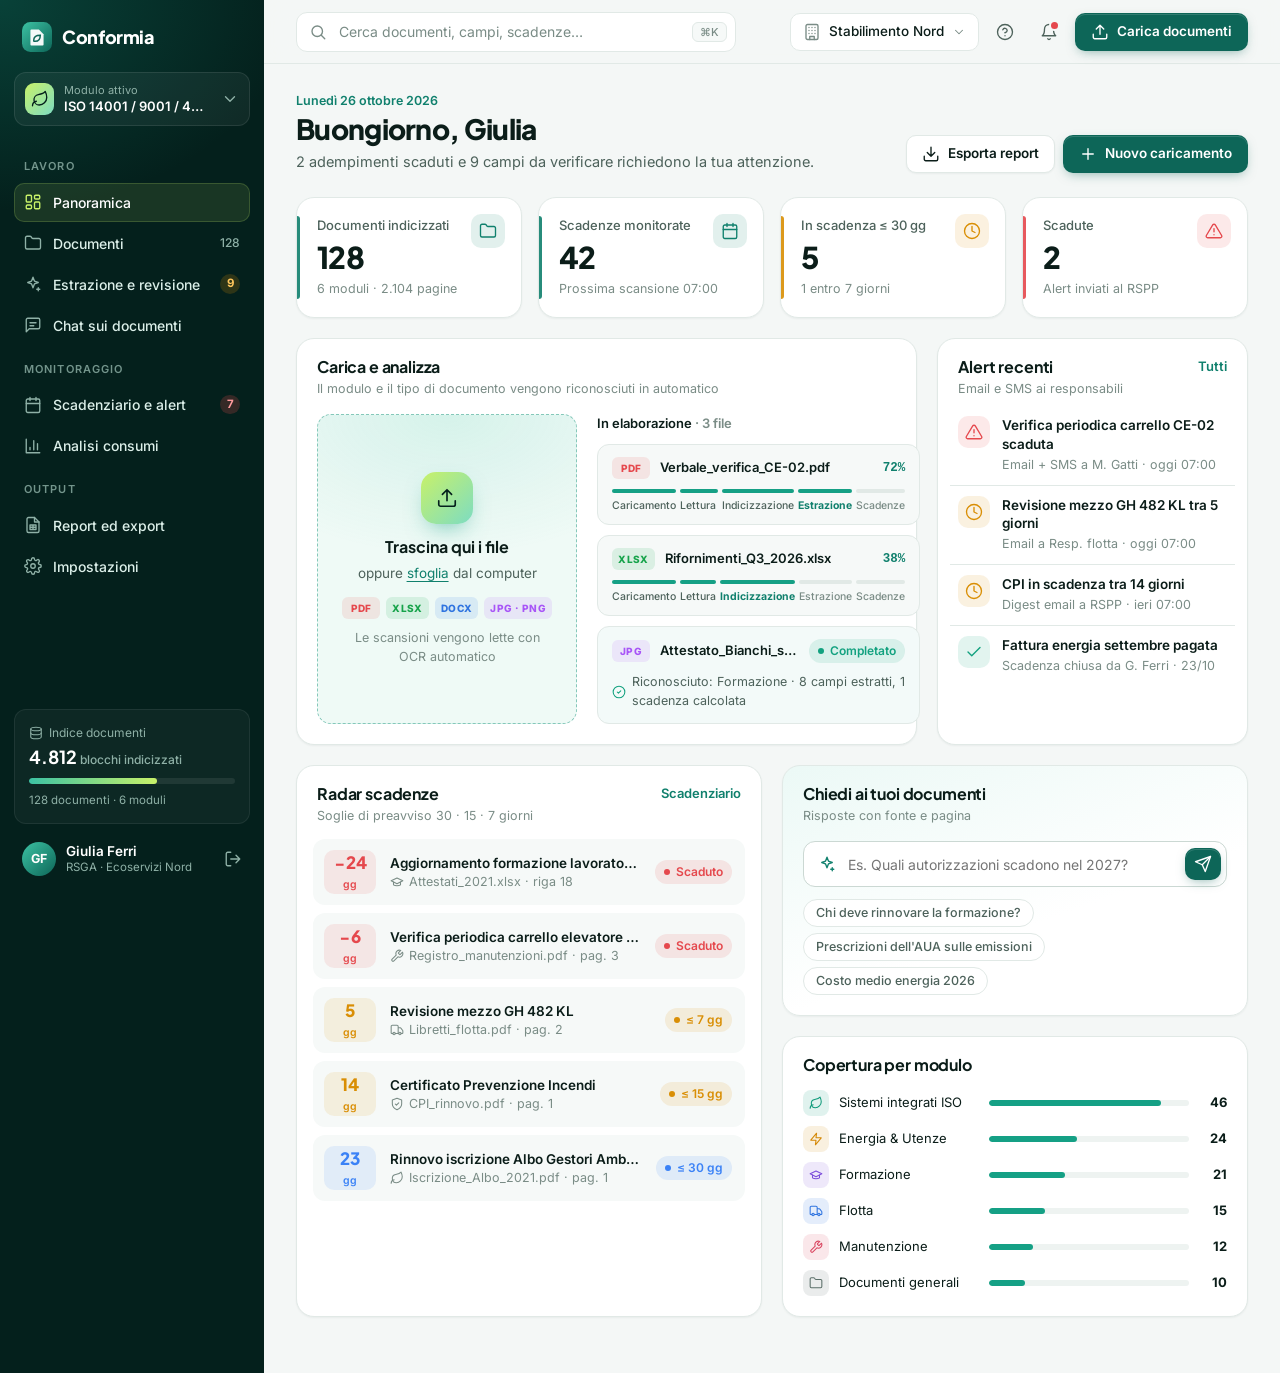
<file: frontend/app/index.html>
<!doctype html>
<html lang="it">
<head>
  <meta charset="utf-8" />
  <meta name="viewport" content="width=device-width, initial-scale=1" />
  <title>Conformia — Workspace</title>
  <meta name="description" content="Workspace di Conformia: documenti, estrazione e revisione, chat RAG con citazioni, scadenziario e alert, analisi consumi e report. Mockup statico." />
  <link rel="preconnect" href="https://fonts.googleapis.com" />
  <link rel="preconnect" href="https://fonts.gstatic.com" crossorigin />
  <link href="https://fonts.googleapis.com/css2?family=Inter:wght@400;500;600;700&family=Plus+Jakarta+Sans:wght@600;700;800&display=swap" rel="stylesheet" />
  <link rel="stylesheet" href="app.css" />
</head>
<body>

<!-- Icon sprite → future <Icon name="…" /> -->
<svg width="0" height="0" style="position:absolute" aria-hidden="true">
  <defs>
    <linearGradient id="g-brand" x1="0" y1="0" x2="1" y2="1"><stop offset="0" stop-color="#3cc2a3"/><stop offset="1" stop-color="#0d6658"/></linearGradient>
  </defs>
  <symbol id="i-grid" viewBox="0 0 24 24"><rect x="3" y="3" width="7" height="9" rx="1.5"/><rect x="14" y="3" width="7" height="5" rx="1.5"/><rect x="14" y="12" width="7" height="9" rx="1.5"/><rect x="3" y="16" width="7" height="5" rx="1.5"/></symbol>
  <symbol id="i-file" viewBox="0 0 24 24"><path d="M14 2H6a2 2 0 0 0-2 2v16a2 2 0 0 0 2 2h12a2 2 0 0 0 2-2V8z"/><path d="M14 2v6h6M16 13H8M16 17H8M10 9H8"/></symbol>
  <symbol id="i-folder" viewBox="0 0 24 24"><path d="M4 20h16a2 2 0 0 0 2-2V8a2 2 0 0 0-2-2h-7.9a2 2 0 0 1-1.7-.9l-.8-1.2A2 2 0 0 0 7.9 3H4a2 2 0 0 0-2 2v13a2 2 0 0 0 2 2z"/></symbol>
  <symbol id="i-sparkle" viewBox="0 0 24 24"><path d="M12 3l1.9 5.1L19 10l-5.1 1.9L12 17l-1.9-5.1L5 10l5.1-1.9z"/><path d="M19 17v4M17 19h4"/></symbol>
  <symbol id="i-chat" viewBox="0 0 24 24"><path d="M21 15a2 2 0 0 1-2 2H7l-4 4V5a2 2 0 0 1 2-2h14a2 2 0 0 1 2 2z"/><path d="M8 9h8M8 13h5"/></symbol>
  <symbol id="i-calendar" viewBox="0 0 24 24"><rect x="3" y="4" width="18" height="18" rx="2"/><path d="M16 2v4M8 2v4M3 10h18"/></symbol>
  <symbol id="i-chart" viewBox="0 0 24 24"><path d="M3 3v18h18"/><path d="M18 17V9M13 17V5M8 17v-3"/></symbol>
  <symbol id="i-sheet" viewBox="0 0 24 24"><path d="M14 2H6a2 2 0 0 0-2 2v16a2 2 0 0 0 2 2h12a2 2 0 0 0 2-2V8z"/><path d="M14 2v6h6M8 12h8v6H8zM12 12v6M8 15h8"/></symbol>
  <symbol id="i-gear" viewBox="0 0 24 24"><circle cx="12" cy="12" r="3"/><path d="M19.4 15a1.7 1.7 0 0 0 .3 1.8l.1.1a2 2 0 1 1-2.8 2.8l-.1-.1a1.7 1.7 0 0 0-1.8-.3 1.7 1.7 0 0 0-1 1.5V21a2 2 0 1 1-4 0v-.1a1.7 1.7 0 0 0-1.1-1.5 1.7 1.7 0 0 0-1.8.3l-.1.1a2 2 0 1 1-2.8-2.8l.1-.1a1.7 1.7 0 0 0 .3-1.8 1.7 1.7 0 0 0-1.5-1H3a2 2 0 1 1 0-4h.1a1.7 1.7 0 0 0 1.5-1.1 1.7 1.7 0 0 0-.3-1.8l-.1-.1a2 2 0 1 1 2.8-2.8l.1.1a1.7 1.7 0 0 0 1.8.3H9a1.7 1.7 0 0 0 1-1.5V3a2 2 0 1 1 4 0v.1a1.7 1.7 0 0 0 1 1.5 1.7 1.7 0 0 0 1.8-.3l.1-.1a2 2 0 1 1 2.8 2.8l-.1.1a1.7 1.7 0 0 0-.3 1.8V9a1.7 1.7 0 0 0 1.5 1H21a2 2 0 1 1 0 4h-.1a1.7 1.7 0 0 0-1.5 1z"/></symbol>
  <symbol id="i-bell" viewBox="0 0 24 24"><path d="M6 8a6 6 0 0 1 12 0c0 7 3 9 3 9H3s3-2 3-9"/><path d="M10.3 21a1.94 1.94 0 0 0 3.4 0"/></symbol>
  <symbol id="i-search" viewBox="0 0 24 24"><circle cx="11" cy="11" r="7"/><path d="m21 21-4.3-4.3"/></symbol>
  <symbol id="i-plus" viewBox="0 0 24 24"><path d="M12 5v14M5 12h14"/></symbol>
  <symbol id="i-upload" viewBox="0 0 24 24"><path d="M21 15v4a2 2 0 0 1-2 2H5a2 2 0 0 1-2-2v-4"/><path d="m17 8-5-5-5 5M12 3v12"/></symbol>
  <symbol id="i-download" viewBox="0 0 24 24"><path d="M21 15v4a2 2 0 0 1-2 2H5a2 2 0 0 1-2-2v-4"/><path d="m7 10 5 5 5-5M12 15V3"/></symbol>
  <symbol id="i-filter" viewBox="0 0 24 24"><path d="M22 3H2l8 9.46V19l4 2v-8.54z"/></symbol>
  <symbol id="i-pencil" viewBox="0 0 24 24"><path d="M17 3a2.85 2.85 0 1 1 4 4L7.5 20.5 2 22l1.5-5.5z"/></symbol>
  <symbol id="i-send" viewBox="0 0 24 24"><path d="m22 2-7 20-4-9-9-4z"/><path d="M22 2 11 13"/></symbol>
  <symbol id="i-clip" viewBox="0 0 24 24"><path d="m21.44 11.05-9.19 9.19a6 6 0 0 1-8.49-8.49l8.57-8.57A4 4 0 1 1 18 8.84l-8.59 8.57a2 2 0 0 1-2.83-2.83l8.49-8.48"/></symbol>
  <symbol id="i-clock" viewBox="0 0 24 24"><circle cx="12" cy="12" r="10"/><path d="M12 6v6l4 2"/></symbol>
  <symbol id="i-mail" viewBox="0 0 24 24"><rect x="2" y="4" width="20" height="16" rx="2"/><path d="m22 7-10 6L2 7"/></symbol>
  <symbol id="i-sms" viewBox="0 0 24 24"><path d="M7.9 20A9 9 0 1 0 4 16.1L2 22z"/></symbol>
  <symbol id="i-user" viewBox="0 0 24 24"><circle cx="12" cy="8" r="4"/><path d="M4 21a8 8 0 0 1 16 0"/></symbol>
  <symbol id="i-down" viewBox="0 0 24 24"><path d="m6 9 6 6 6-6"/></symbol>
  <symbol id="i-right" viewBox="0 0 24 24"><path d="m9 18 6-6-6-6"/></symbol>
  <symbol id="i-x" viewBox="0 0 24 24"><path d="M18 6 6 18M6 6l12 12"/></symbol>
  <symbol id="i-more" viewBox="0 0 24 24"><circle cx="12" cy="12" r="1"/><circle cx="19" cy="12" r="1"/><circle cx="5" cy="12" r="1"/></symbol>
  <symbol id="i-refresh" viewBox="0 0 24 24"><path d="M21 12a9 9 0 1 1-3-6.7L21 8"/><path d="M21 3v5h-5"/></symbol>
  <symbol id="i-eye" viewBox="0 0 24 24"><path d="M2 12s3.6-7 10-7 10 7 10 7-3.6 7-10 7S2 12 2 12z"/><circle cx="12" cy="12" r="3"/></symbol>
  <symbol id="i-alert" viewBox="0 0 24 24"><path d="M10.3 3.9 1.8 18a2 2 0 0 0 1.7 3h17a2 2 0 0 0 1.7-3L13.7 3.9a2 2 0 0 0-3.4 0z"/><path d="M12 9v4M12 17h.01"/></symbol>
  <symbol id="i-check" viewBox="0 0 24 24"><path d="M20 6 9 17l-5-5"/></symbol>
  <symbol id="i-check-circle" viewBox="0 0 24 24"><circle cx="12" cy="12" r="10"/><path d="m9 12 2 2 4-4"/></symbol>
  <symbol id="i-database" viewBox="0 0 24 24"><ellipse cx="12" cy="5" rx="9" ry="3"/><path d="M3 5v14c0 1.7 4 3 9 3s9-1.3 9-3V5"/><path d="M3 12c0 1.7 4 3 9 3s9-1.3 9-3"/></symbol>
  <symbol id="i-layers" viewBox="0 0 24 24"><path d="m12 2 10 5-10 5L2 7z"/><path d="m2 17 10 5 10-5M2 12l10 5 10-5"/></symbol>
  <symbol id="i-cpu" viewBox="0 0 24 24"><rect x="4" y="4" width="16" height="16" rx="2"/><rect x="9" y="9" width="6" height="6"/><path d="M9 1v3M15 1v3M9 20v3M15 20v3M20 9h3M20 14h3M1 9h3M1 14h3"/></symbol>
  <symbol id="i-image" viewBox="0 0 24 24"><rect x="3" y="3" width="18" height="18" rx="2"/><circle cx="9" cy="9" r="2"/><path d="m21 15-3.1-3.1a2 2 0 0 0-2.8 0L6 21"/></symbol>
  <symbol id="i-scan" viewBox="0 0 24 24"><path d="M3 7V5a2 2 0 0 1 2-2h2M17 3h2a2 2 0 0 1 2 2v2M21 17v2a2 2 0 0 1-2 2h-2M7 21H5a2 2 0 0 1-2-2v-2"/><path d="M7 12h10"/></symbol>
  <symbol id="i-history" viewBox="0 0 24 24"><path d="M3 12a9 9 0 1 0 3-6.7L3 8"/><path d="M3 3v5h5M12 7v5l4 2"/></symbol>
  <symbol id="i-building" viewBox="0 0 24 24"><rect x="4" y="2" width="16" height="20" rx="2"/><path d="M9 22v-4h6v4M8 6h.01M12 6h.01M16 6h.01M8 10h.01M12 10h.01M16 10h.01M8 14h.01M12 14h.01M16 14h.01"/></symbol>
  <symbol id="i-logout" viewBox="0 0 24 24"><path d="M9 21H5a2 2 0 0 1-2-2V5a2 2 0 0 1 2-2h4"/><path d="m16 17 5-5-5-5M21 12H9"/></symbol>
  <symbol id="i-link" viewBox="0 0 24 24"><path d="M10 13a5 5 0 0 0 7.5.5l3-3a5 5 0 0 0-7-7l-1.7 1.7"/><path d="M14 11a5 5 0 0 0-7.5-.5l-3 3a5 5 0 0 0 7 7l1.7-1.7"/></symbol>
  <symbol id="i-trash" viewBox="0 0 24 24"><path d="M3 6h18M19 6v14a2 2 0 0 1-2 2H7a2 2 0 0 1-2-2V6M8 6V4a2 2 0 0 1 2-2h4a2 2 0 0 1 2 2v2"/></symbol>
  <symbol id="i-copy" viewBox="0 0 24 24"><rect x="9" y="9" width="13" height="13" rx="2"/><path d="M5 15H4a2 2 0 0 1-2-2V4a2 2 0 0 1 2-2h9a2 2 0 0 1 2 2v1"/></symbol>
  <symbol id="i-calc" viewBox="0 0 24 24"><rect x="4" y="2" width="16" height="20" rx="2"/><path d="M8 6h8M8 11h.01M12 11h.01M16 11h.01M8 15h.01M12 15h.01M16 15h.01M8 19h.01M12 19h.01M16 19h.01"/></symbol>
  <symbol id="i-lock" viewBox="0 0 24 24"><rect x="3" y="11" width="18" height="11" rx="2"/><path d="M7 11V7a5 5 0 0 1 10 0v4"/></symbol>
  <symbol id="i-shield" viewBox="0 0 24 24"><path d="M12 22s8-4 8-10V5l-8-3-8 3v7c0 6 8 10 8 10z"/><path d="m9 12 2 2 4-4"/></symbol>
  <symbol id="i-leaf" viewBox="0 0 24 24"><path d="M11 20A7 7 0 0 1 9.8 6.1C15.5 5 17 4.5 19 2c1 2 2 4.2 2 8 0 5.5-4.8 10-10 10Z"/><path d="M2 21c0-3 1.9-5.4 5.1-6"/></symbol>
  <symbol id="i-bolt" viewBox="0 0 24 24"><path d="M13 2 3 14h9l-1 8 10-12h-9z"/></symbol>
  <symbol id="i-truck" viewBox="0 0 24 24"><path d="M14 18V6a2 2 0 0 0-2-2H4a2 2 0 0 0-2 2v11a1 1 0 0 0 1 1h2M15 18H9M19 18h2a1 1 0 0 0 1-1v-3.6a1 1 0 0 0-.2-.6l-3.5-4.4A1 1 0 0 0 17.5 8H14"/><circle cx="17" cy="18" r="2"/><circle cx="7" cy="18" r="2"/></symbol>
  <symbol id="i-cap" viewBox="0 0 24 24"><path d="M22 10 12 5 2 10l10 5z"/><path d="M6 12v5c3 2 9 2 12 0v-5"/></symbol>
  <symbol id="i-wrench" viewBox="0 0 24 24"><path d="M14.7 6.3a1 1 0 0 0 0 1.4l1.6 1.6a1 1 0 0 0 1.4 0l3.8-3.8a6 6 0 0 1-7.9 7.9l-6.9 6.9a2.1 2.1 0 0 1-3-3l6.9-6.9a6 6 0 0 1 7.9-7.9z"/></symbol>
  <symbol id="i-help" viewBox="0 0 24 24"><circle cx="12" cy="12" r="10"/><path d="M9.1 9a3 3 0 0 1 5.8 1c0 2-3 3-3 3M12 17h.01"/></symbol>
</svg>

<div class="app">

  <!-- ===================== <Sidebar /> ===================== -->
  <aside class="sidebar">
    <a class="brand" href="#panoramica" aria-label="Conformia — panoramica">
      <svg class="brand__mark" viewBox="0 0 32 32" aria-hidden="true"><rect width="32" height="32" rx="9" fill="url(#g-brand)"/><path d="M10 8h8l5 5v11a1 1 0 0 1-1 1H10a1 1 0 0 1-1-1V9a1 1 0 0 1 1-1z" fill="#fff" fill-opacity=".95"/><path d="M12.5 19.5c0-3 2.4-5.5 7-5.5 0 4-2.2 6.5-5.4 6.5-.6 0-1.1-.1-1.6-.3" fill="none" stroke="#0d6658" stroke-width="1.6" stroke-linecap="round"/></svg>
      <span class="brand__name">Conformia</span>
    </a>

    <!-- <ModuleSwitcher /> -->
    <button class="module-switch" type="button">
      <span class="module-switch__icon"><svg class="icon icon--sm"><use href="#i-leaf"/></svg></span>
      <span class="module-switch__text">
        <small>Modulo attivo</small>
        <b>ISO 14001 / 9001 / 45001</b>
      </span>
      <svg class="icon icon--sm module-switch__chev"><use href="#i-down"/></svg>
    </button>

    <nav class="nav" aria-label="Sezioni">
      <p class="nav__label">Lavoro</p>
      <a href="#panoramica"><svg class="icon icon--sm"><use href="#i-grid"/></svg>Panoramica</a>
      <a href="#documenti"><svg class="icon icon--sm"><use href="#i-folder"/></svg>Documenti<span class="nav__count">128</span></a>
      <a href="#revisione"><svg class="icon icon--sm"><use href="#i-sparkle"/></svg>Estrazione e revisione<span class="nav__badge nav__badge--warn">9</span></a>
      <a href="#chat"><svg class="icon icon--sm"><use href="#i-chat"/></svg>Chat sui documenti</a>

      <p class="nav__label">Monitoraggio</p>
      <a href="#scadenze"><svg class="icon icon--sm"><use href="#i-calendar"/></svg>Scadenziario e alert<span class="nav__badge nav__badge--danger">7</span></a>
      <a href="#analisi"><svg class="icon icon--sm"><use href="#i-chart"/></svg>Analisi consumi</a>

      <p class="nav__label">Output</p>
      <a href="#report"><svg class="icon icon--sm"><use href="#i-sheet"/></svg>Report ed export</a>
      <a href="#impostazioni"><svg class="icon icon--sm"><use href="#i-gear"/></svg>Impostazioni</a>
    </nav>

    <div class="sidebar__foot">
      <div class="index-card">
        <div class="index-card__row"><svg class="icon icon--xs"><use href="#i-database"/></svg>Indice documenti</div>
        <div class="index-card__value">4.812 <small>blocchi indicizzati</small></div>
        <div class="meter meter--dark"><i style="--w:62%"></i></div>
        <small class="index-card__note">128 documenti · 6 moduli</small>
      </div>
      <div class="user-chip">
        <span class="avatar">GF</span>
        <span class="user-chip__text"><b>Giulia Ferri</b><small>RSGA · Ecoservizi Nord</small></span>
        <svg class="icon icon--sm"><use href="#i-logout"/></svg>
      </div>
    </div>
  </aside>

  <!-- ===================== <Shell /> ===================== -->
  <div class="shell">
    <header class="topbar">
      <label class="search">
        <svg class="icon icon--sm"><use href="#i-search"/></svg>
        <input type="search" placeholder="Cerca documenti, campi, scadenze…" />
        <kbd>⌘K</kbd>
      </label>
      <div class="topbar__right">
        <button class="select-btn hide-sm" type="button"><svg class="icon icon--sm"><use href="#i-building"/></svg>Stabilimento Nord<svg class="icon icon--xs"><use href="#i-down"/></svg></button>
        <button class="icon-btn hide-sm" type="button" aria-label="Aiuto"><svg class="icon icon--sm"><use href="#i-help"/></svg></button>
        <button class="icon-btn icon-btn--dot" type="button" aria-label="Notifiche"><svg class="icon icon--sm"><use href="#i-bell"/></svg></button>
        <a class="btn btn--primary" href="#documenti"><svg class="icon icon--sm"><use href="#i-upload"/></svg><span class="hide-sm">Carica documenti</span></a>
      </div>
    </header>

    <main class="views">

      <!-- ============================================================
           VIEW 1 — <Overview />
           ============================================================ -->
      <section class="view" id="panoramica" aria-label="Panoramica">
        <div class="view__head">
          <div>
            <p class="view__eyebrow">Lunedì 26 ottobre 2026</p>
            <h1 class="view__title">Buongiorno, Giulia</h1>
            <p class="view__sub">2 adempimenti scaduti e 9 campi da verificare richiedono la tua attenzione.</p>
          </div>
          <div class="view__actions">
            <a class="btn btn--secondary" href="#report"><svg class="icon icon--sm"><use href="#i-download"/></svg>Esporta report</a>
            <a class="btn btn--primary" href="#documenti"><svg class="icon icon--sm"><use href="#i-plus"/></svg>Nuovo caricamento</a>
          </div>
        </div>

        <!-- <KpiRow /> -->
        <div class="kpis">
          <article class="kpi">
            <span class="kpi__icon"><svg class="icon icon--sm"><use href="#i-folder"/></svg></span>
            <span class="kpi__label">Documenti indicizzati</span>
            <span class="kpi__value">128</span>
            <span class="kpi__foot">6 moduli · 2.104 pagine</span>
          </article>
          <article class="kpi">
            <span class="kpi__icon"><svg class="icon icon--sm"><use href="#i-calendar"/></svg></span>
            <span class="kpi__label">Scadenze monitorate</span>
            <span class="kpi__value">42</span>
            <span class="kpi__foot">Prossima scansione 07:00</span>
          </article>
          <article class="kpi kpi--warn">
            <span class="kpi__icon"><svg class="icon icon--sm"><use href="#i-clock"/></svg></span>
            <span class="kpi__label">In scadenza ≤ 30 gg</span>
            <span class="kpi__value">5</span>
            <span class="kpi__foot">1 entro 7 giorni</span>
          </article>
          <article class="kpi kpi--danger">
            <span class="kpi__icon"><svg class="icon icon--sm"><use href="#i-alert"/></svg></span>
            <span class="kpi__label">Scadute</span>
            <span class="kpi__value">2</span>
            <span class="kpi__foot">Alert inviati al RSPP</span>
          </article>
        </div>

        <div class="layout layout--2-1">
          <!-- <UploadCard /> + <ProcessingQueue /> -->
          <article class="card">
            <header class="card__head">
              <div><h2 class="card__title">Carica e analizza</h2><p class="card__sub">Il modulo e il tipo di documento vengono riconosciuti in automatico</p></div>
            </header>
            <div class="card__body upload-grid">
              <label class="dropzone">
                <input type="file" multiple hidden />
                <span class="dropzone__icon"><svg class="icon"><use href="#i-upload"/></svg></span>
                <b>Trascina qui i file</b>
                <span>oppure <u>sfoglia</u> dal computer</span>
                <span class="dropzone__formats">
                  <span class="ftype ftype--pdf">PDF</span><span class="ftype ftype--xlsx">XLSX</span><span class="ftype ftype--docx">DOCX</span><span class="ftype ftype--img">JPG · PNG</span>
                </span>
                <small>Le scansioni vengono lette con OCR automatico</small>
              </label>

              <div class="queue">
                <p class="queue__title">In elaborazione <span class="muted">· 3 file</span></p>

                <div class="job">
                  <div class="job__top">
                    <span class="ftype ftype--pdf">PDF</span>
                    <span class="job__name">Verbale_verifica_CE-02.pdf</span>
                    <span class="job__pct">72%</span>
                  </div>
                  <ol class="stages" aria-label="Fasi">
                    <li class="is-done">Caricamento</li>
                    <li class="is-done">Lettura</li>
                    <li class="is-done">Indicizzazione</li>
                    <li class="is-active">Estrazione</li>
                    <li>Scadenze</li>
                  </ol>
                </div>

                <div class="job">
                  <div class="job__top">
                    <span class="ftype ftype--xlsx">XLSX</span>
                    <span class="job__name">Rifornimenti_Q3_2026.xlsx</span>
                    <span class="job__pct">38%</span>
                  </div>
                  <ol class="stages">
                    <li class="is-done">Caricamento</li>
                    <li class="is-done">Lettura</li>
                    <li class="is-active">Indicizzazione</li>
                    <li>Estrazione</li>
                    <li>Scadenze</li>
                  </ol>
                </div>

                <div class="job job--done">
                  <div class="job__top">
                    <span class="ftype ftype--img">JPG</span>
                    <span class="job__name">Attestato_Bianchi_scan.jpg</span>
                    <span class="pill pill--ok">Completato</span>
                  </div>
                  <p class="job__note"><svg class="icon icon--xs"><use href="#i-check-circle"/></svg>Riconosciuto: Formazione · 8 campi estratti, 1 scadenza calcolata</p>
                </div>
              </div>
            </div>
          </article>

          <!-- <AlertFeed /> -->
          <article class="card">
            <header class="card__head">
              <div><h2 class="card__title">Alert recenti</h2><p class="card__sub">Email e SMS ai responsabili</p></div>
              <a class="link" href="#scadenze">Tutti</a>
            </header>
            <ul class="feed">
              <li class="feed__item">
                <span class="feed__icon feed__icon--danger"><svg class="icon icon--sm"><use href="#i-alert"/></svg></span>
                <div><b>Verifica periodica carrello CE-02 scaduta</b><small>Email + SMS a M. Gatti · oggi 07:00</small></div>
              </li>
              <li class="feed__item">
                <span class="feed__icon feed__icon--warn"><svg class="icon icon--sm"><use href="#i-clock"/></svg></span>
                <div><b>Revisione mezzo GH 482 KL tra 5 giorni</b><small>Email a Resp. flotta · oggi 07:00</small></div>
              </li>
              <li class="feed__item">
                <span class="feed__icon feed__icon--warn"><svg class="icon icon--sm"><use href="#i-clock"/></svg></span>
                <div><b>CPI in scadenza tra 14 giorni</b><small>Digest email a RSPP · ieri 07:00</small></div>
              </li>
              <li class="feed__item">
                <span class="feed__icon feed__icon--ok"><svg class="icon icon--sm"><use href="#i-check"/></svg></span>
                <div><b>Fattura energia settembre pagata</b><small>Scadenza chiusa da G. Ferri · 23/10</small></div>
              </li>
            </ul>
          </article>
        </div>

        <div class="layout layout--1-1">
          <!-- <DeadlineRadar /> -->
          <article class="card">
            <header class="card__head">
              <div><h2 class="card__title">Radar scadenze</h2><p class="card__sub">Soglie di preavviso 30 · 15 · 7 giorni</p></div>
              <a class="link" href="#scadenze">Scadenziario</a>
            </header>
            <ul class="radar">
              <li class="radar__row">
                <span class="days days--danger"><b>−24</b>gg</span>
                <div class="radar__text"><b>Aggiornamento formazione lavoratori — M. Rossi</b><small><svg class="icon icon--xs"><use href="#i-cap"/></svg>Attestati_2021.xlsx · riga 18</small></div>
                <span class="pill pill--danger">Scaduto</span>
              </li>
              <li class="radar__row">
                <span class="days days--danger"><b>−6</b>gg</span>
                <div class="radar__text"><b>Verifica periodica carrello elevatore CE-02</b><small><svg class="icon icon--xs"><use href="#i-wrench"/></svg>Registro_manutenzioni.pdf · pag. 3</small></div>
                <span class="pill pill--danger">Scaduto</span>
              </li>
              <li class="radar__row">
                <span class="days days--warn"><b>5</b>gg</span>
                <div class="radar__text"><b>Revisione mezzo GH 482 KL</b><small><svg class="icon icon--xs"><use href="#i-truck"/></svg>Libretti_flotta.pdf · pag. 2</small></div>
                <span class="pill pill--warn">≤ 7 gg</span>
              </li>
              <li class="radar__row">
                <span class="days days--warn"><b>14</b>gg</span>
                <div class="radar__text"><b>Certificato Prevenzione Incendi</b><small><svg class="icon icon--xs"><use href="#i-shield"/></svg>CPI_rinnovo.pdf · pag. 1</small></div>
                <span class="pill pill--warn">≤ 15 gg</span>
              </li>
              <li class="radar__row">
                <span class="days days--soft"><b>23</b>gg</span>
                <div class="radar__text"><b>Rinnovo iscrizione Albo Gestori Ambientali</b><small><svg class="icon icon--xs"><use href="#i-leaf"/></svg>Iscrizione_Albo_2021.pdf · pag. 1</small></div>
                <span class="pill pill--info">≤ 30 gg</span>
              </li>
            </ul>
          </article>

          <div class="stack">
            <!-- <AskBox /> -->
            <article class="card card--ask">
              <header class="card__head">
                <div><h2 class="card__title">Chiedi ai tuoi documenti</h2><p class="card__sub">Risposte con fonte e pagina</p></div>
              </header>
              <div class="card__body">
                <label class="ask">
                  <svg class="icon icon--sm"><use href="#i-sparkle"/></svg>
                  <input type="text" placeholder="Es. Quali autorizzazioni scadono nel 2027?" />
                  <a class="btn btn--primary btn--sm" href="#chat"><svg class="icon icon--sm"><use href="#i-send"/></svg></a>
                </label>
                <div class="suggestions">
                  <a class="chip" href="#chat">Chi deve rinnovare la formazione?</a>
                  <a class="chip" href="#chat">Prescrizioni dell'AUA sulle emissioni</a>
                  <a class="chip" href="#chat">Costo medio energia 2026</a>
                </div>
              </div>
            </article>

            <!-- <ModuleCoverage /> -->
            <article class="card">
              <header class="card__head"><div><h2 class="card__title">Copertura per modulo</h2></div></header>
              <ul class="coverage">
                <li><span class="coverage__icon c-green"><svg class="icon icon--xs"><use href="#i-leaf"/></svg></span><span>Sistemi integrati ISO</span><span class="coverage__bar"><i style="--w:86%"></i></span><b>46</b></li>
                <li><span class="coverage__icon c-amber"><svg class="icon icon--xs"><use href="#i-bolt"/></svg></span><span>Energia &amp; Utenze</span><span class="coverage__bar"><i style="--w:44%"></i></span><b>24</b></li>
                <li><span class="coverage__icon c-violet"><svg class="icon icon--xs"><use href="#i-cap"/></svg></span><span>Formazione</span><span class="coverage__bar"><i style="--w:38%"></i></span><b>21</b></li>
                <li><span class="coverage__icon c-blue"><svg class="icon icon--xs"><use href="#i-truck"/></svg></span><span>Flotta</span><span class="coverage__bar"><i style="--w:28%"></i></span><b>15</b></li>
                <li><span class="coverage__icon c-rose"><svg class="icon icon--xs"><use href="#i-wrench"/></svg></span><span>Manutenzione</span><span class="coverage__bar"><i style="--w:22%"></i></span><b>12</b></li>
                <li><span class="coverage__icon c-slate"><svg class="icon icon--xs"><use href="#i-folder"/></svg></span><span>Documenti generali</span><span class="coverage__bar"><i style="--w:18%"></i></span><b>10</b></li>
              </ul>
            </article>
          </div>
        </div>
      </section>

      <!-- ============================================================
           VIEW 2 — <DocumentLibrary />
           ============================================================ -->
      <section class="view" id="documenti" aria-label="Documenti">
        <div class="view__head">
          <div>
            <p class="view__eyebrow">Archivio</p>
            <h1 class="view__title">Documenti</h1>
            <p class="view__sub">128 documenti indicizzati. Attiva o disattiva i documenti da usare nella chat.</p>
          </div>
          <div class="view__actions">
            <button class="btn btn--secondary" type="button"><svg class="icon icon--sm"><use href="#i-refresh"/></svg>Rielabora selezionati</button>
            <button class="btn btn--primary" type="button"><svg class="icon icon--sm"><use href="#i-upload"/></svg>Carica documenti</button>
          </div>
        </div>

        <div class="layout layout--main-side">
          <article class="card card--flush">
            <div class="toolbar">
              <label class="search search--inline"><svg class="icon icon--sm"><use href="#i-search"/></svg><input type="search" placeholder="Filtra per nome, ente, protocollo…" /></label>
              <div class="chips">
                <button class="chip is-active" type="button">Tutti <span>128</span></button>
                <button class="chip" type="button">Da revisionare <span>4</span></button>
                <button class="chip" type="button">In elaborazione <span>2</span></button>
                <button class="chip" type="button">Errori <span>1</span></button>
              </div>
              <button class="btn btn--ghost btn--sm" type="button"><svg class="icon icon--sm"><use href="#i-filter"/></svg>Modulo</button>
            </div>

            <div class="table-wrap">
              <table class="table">
                <thead>
                  <tr>
                    <th class="col-check"><span class="checkbox"></span></th>
                    <th>Documento</th>
                    <th>Modulo · Tipo</th>
                    <th>Stato</th>
                    <th>Chat</th>
                  </tr>
                </thead>
                <tbody>
                  <tr class="is-selected">
                    <td class="col-check"><span class="checkbox is-on"></span></td>
                    <td><div class="doc"><span class="ftype ftype--pdf">PDF</span><div><b>AUA_2022.pdf</b><small>12 pagine · 2,4 MB · 14/10/2026</small></div></div></td>
                    <td><div class="type"><span><span class="tag">ISO</span> Autorizzazioni</span><span class="method">Testo nativo</span></div></td>
                    <td><span class="pill pill--ok">Estratto</span></td>
                    <td><span class="switch is-on"></span></td>
                  </tr>
                  <tr>
                    <td class="col-check"><span class="checkbox"></span></td>
                    <td><div class="doc"><span class="ftype ftype--xlsx">XLSX</span><div><b>Attestati_2021.xlsx</b><small>3 fogli · 214 righe · 22/10/2026</small></div></div></td>
                    <td><div class="type"><span><span class="tag">HR</span> Attestati di formazione</span><span class="method">Foglio di calcolo</span></div></td>
                    <td><span class="pill pill--warn">Da revisionare</span></td>
                    <td><span class="switch is-on"></span></td>
                  </tr>
                  <tr>
                    <td class="col-check"><span class="checkbox"></span></td>
                    <td><div class="doc"><span class="ftype ftype--img">JPG</span><div><b>Attestato_Bianchi_scan.jpg</b><small>1 immagine · 1,1 MB · oggi</small></div></div></td>
                    <td><div class="type"><span><span class="tag">HR</span> Attestati di formazione</span><span class="method method--ocr"><svg class="icon icon--xs"><use href="#i-scan"/></svg>OCR</span></div></td>
                    <td><span class="pill pill--ok">Estratto</span></td>
                    <td><span class="switch is-on"></span></td>
                  </tr>
                  <tr>
                    <td class="col-check"><span class="checkbox"></span></td>
                    <td><div class="doc"><span class="ftype ftype--pdf">PDF</span><div><b>Verbale_verifica_CE-02.pdf</b><small>4 pagine · scansione · oggi</small></div></div></td>
                    <td><div class="type"><span><span class="tag">MAC</span> Interventi e verifiche</span><span class="method method--ocr"><svg class="icon icon--xs"><use href="#i-scan"/></svg>OCR</span></div></td>
                    <td><span class="progress-cell"><span class="meter"><i style="--w:72%"></i></span>Estrazione</span></td>
                    <td><span class="switch"></span></td>
                  </tr>
                  <tr>
                    <td class="col-check"><span class="checkbox"></span></td>
                    <td><div class="doc"><span class="ftype ftype--pdf">PDF</span><div><b>Fattura_EN_2026-09.pdf</b><small>3 pagine · 380 KB · 03/10/2026</small></div></div></td>
                    <td><div class="type"><span><span class="tag">EN</span> Bollette elettriche</span><span class="method">Testo nativo</span></div></td>
                    <td><span class="pill pill--ok">Estratto</span></td>
                    <td><span class="switch is-on"></span></td>
                  </tr>
                  <tr>
                    <td class="col-check"><span class="checkbox"></span></td>
                    <td><div class="doc"><span class="ftype ftype--xlsx">XLSX</span><div><b>Rifornimenti_Q3_2026.xlsx</b><small>1 foglio · 96 righe · oggi</small></div></div></td>
                    <td><div class="type"><span><span class="tag">FLT</span> Rifornimenti</span><span class="method">Foglio di calcolo</span></div></td>
                    <td><span class="progress-cell"><span class="meter"><i style="--w:38%"></i></span>Indicizzazione</span></td>
                    <td><span class="switch"></span></td>
                  </tr>
                  <tr>
                    <td class="col-check"><span class="checkbox"></span></td>
                    <td><div class="doc"><span class="ftype ftype--docx">DOCX</span><div><b>Procedura_gestione_rifiuti.docx</b><small>18 pagine · 640 KB · 30/09/2026</small></div></div></td>
                    <td><div class="type"><span><span class="tag">ISO</span> Scadenziario adempimenti</span><span class="method">Testo nativo</span></div></td>
                    <td><span class="pill pill--neutral">Indicizzato</span></td>
                    <td><span class="switch is-on"></span></td>
                  </tr>
                  <tr>
                    <td class="col-check"><span class="checkbox"></span></td>
                    <td><div class="doc"><span class="ftype ftype--pdf">PDF</span><div><b>Contratto_manutenzione_HVAC.pdf</b><small>Protetto da password · 29/09/2026</small></div></div></td>
                    <td><div class="type"><span><span class="tag">GEN</span> Documento generale</span><span class="method">—</span></div></td>
                    <td><span class="pill pill--danger">Errore lettura</span></td>
                    <td><span class="switch is-disabled"></span></td>
                  </tr>
                </tbody>
              </table>
            </div>

            <footer class="table-foot">
              <span>1 selezionato · 8 di 128</span>
              <div class="pager"><button class="icon-btn" type="button" aria-label="Precedente"><svg class="icon icon--sm" style="transform:rotate(180deg)"><use href="#i-right"/></svg></button><span>1 / 16</span><button class="icon-btn" type="button" aria-label="Successiva"><svg class="icon icon--sm"><use href="#i-right"/></svg></button></div>
            </footer>
          </article>

          <!-- <DocumentDetail /> -->
          <aside class="card detail">
            <header class="card__head">
              <div class="doc"><span class="ftype ftype--pdf ftype--lg">PDF</span><div><b>AUA_2022.pdf</b><small>Autorizzazione Unica Ambientale</small></div></div>
              <button class="icon-btn" type="button" aria-label="Chiudi"><svg class="icon icon--sm"><use href="#i-x"/></svg></button>
            </header>
            <div class="card__body">
              <div class="page-thumbs" aria-hidden="true">
                <span class="thumb"></span><span class="thumb is-active"></span><span class="thumb"></span><span class="thumb thumb--more">+9</span>
              </div>
              <dl class="props">
                <div><dt>Modulo</dt><dd>ISO 14001 / 9001 / 45001</dd></div>
                <div><dt>Tipo riconosciuto</dt><dd>Autorizzazioni e titoli abilitativi</dd></div>
                <div><dt>Ente</dt><dd>Provincia di Bergamo</dd></div>
                <div><dt>Pagine · blocchi</dt><dd>12 · 48 blocchi indicizzati</dd></div>
                <div><dt>Campi estratti</dt><dd><span class="mini-meter"><i style="--w:90%"></i></span> 9 di 10</dd></div>
                <div><dt>Scadenze generate</dt><dd>1 · 14/03/2027</dd></div>
              </dl>
              <div class="detail__actions">
                <a class="btn btn--secondary btn--block" href="#revisione"><svg class="icon icon--sm"><use href="#i-pencil"/></svg>Rivedi estrazione</a>
                <a class="btn btn--secondary btn--block" href="#chat"><svg class="icon icon--sm"><use href="#i-chat"/></svg>Chiedi a questo documento</a>
                <button class="btn btn--danger-ghost btn--block" type="button"><svg class="icon icon--sm"><use href="#i-trash"/></svg>Rimuovi dall'indice</button>
              </div>
            </div>
          </aside>
        </div>
      </section>

      <!-- ============================================================
           VIEW 3 — <ExtractionReview />
           ============================================================ -->
      <section class="view" id="revisione" aria-label="Estrazione e revisione">
        <div class="view__head">
          <div>
            <p class="view__eyebrow">Risorse Umane — Formazione e Sicurezza</p>
            <h1 class="view__title">Estrazione e revisione</h1>
            <p class="view__sub">Controlla i campi estratti prima di esportarli. Le tue correzioni non vengono mai sovrascritte.</p>
          </div>
          <div class="view__actions">
            <button class="select-btn" type="button"><svg class="icon icon--sm"><use href="#i-cap"/></svg>Attestati di formazione<svg class="icon icon--xs"><use href="#i-down"/></svg></button>
            <button class="btn btn--secondary" type="button"><svg class="icon icon--sm"><use href="#i-calc"/></svg>Ricalcola</button>
            <button class="btn btn--primary" type="button"><svg class="icon icon--sm"><use href="#i-check"/></svg>Conferma e salva</button>
          </div>
        </div>

        <!-- <StatusSummary /> -->
        <div class="status-summary">
          <span class="status-count"><span class="status status--extracted">EXTRACTED</span><b>31</b></span>
          <span class="status-count"><span class="status status--edited">EDITED</span><b>2</b></span>
          <span class="status-count"><span class="status status--calculated">CALCULATED</span><b>5</b></span>
          <span class="status-count is-attn"><span class="status status--uncertain">UNCERTAIN</span><b>1</b></span>
          <span class="status-count is-attn"><span class="status status--missing">MISSING</span><b>1</b></span>
          <span class="status-summary__progress"><span class="meter"><i style="--w:95%"></i></span>38 di 40 campi pronti</span>
        </div>

        <div class="layout layout--main-side layout--review">
          <!-- <ReviewGrid /> -->
          <article class="card card--flush">
            <div class="table-wrap">
              <table class="table table--grid">
                <thead>
                  <tr>
                    <th>Dipendente</th>
                    <th>Corso / Abilitazione</th>
                    <th>Rif. normativo</th>
                    <th>Rilascio</th>
                    <th>Scadenza</th>
                    <th>Ore</th>
                  </tr>
                </thead>
                <tbody>
                  <tr>
                    <td class="cell cell--extracted">Marco Rossi</td>
                    <td class="cell cell--extracted">Formazione lavoratori — rischio medio</td>
                    <td class="cell cell--extracted">D.Lgs. 81/08 art. 37</td>
                    <td class="cell cell--extracted mono">02/10/2021</td>
                    <td class="cell cell--calculated mono"><svg class="icon icon--xs"><use href="#i-calc"/></svg>02/10/2026</td>
                    <td class="cell cell--extracted mono">12</td>
                  </tr>
                  <tr class="is-focused">
                    <td class="cell cell--extracted">Anna Bianchi</td>
                    <td class="cell cell--extracted">Addetto antincendio — livello 2</td>
                    <td class="cell cell--extracted">DM 02/09/2021</td>
                    <td class="cell cell--uncertain mono is-active">03/04/2022<svg class="icon icon--xs"><use href="#i-alert"/></svg></td>
                    <td class="cell cell--calculated mono"><svg class="icon icon--xs"><use href="#i-calc"/></svg>03/04/2027</td>
                    <td class="cell cell--extracted mono">8</td>
                  </tr>
                  <tr>
                    <td class="cell cell--extracted">Luca Conti</td>
                    <td class="cell cell--edited">Preposto</td>
                    <td class="cell cell--extracted">D.Lgs. 81/08 art. 37</td>
                    <td class="cell cell--extracted mono">15/01/2025</td>
                    <td class="cell cell--calculated mono"><svg class="icon icon--xs"><use href="#i-calc"/></svg>15/01/2027</td>
                    <td class="cell cell--missing mono">—</td>
                  </tr>
                  <tr>
                    <td class="cell cell--extracted">Sara Moretti</td>
                    <td class="cell cell--extracted">Primo soccorso — gruppo B</td>
                    <td class="cell cell--extracted">DM 388/2003</td>
                    <td class="cell cell--extracted mono">11/06/2024</td>
                    <td class="cell cell--calculated mono"><svg class="icon icon--xs"><use href="#i-calc"/></svg>11/06/2027</td>
                    <td class="cell cell--extracted mono">12</td>
                  </tr>
                  <tr>
                    <td class="cell cell--extracted">Paolo Gatti</td>
                    <td class="cell cell--extracted">Conduzione carrelli elevatori</td>
                    <td class="cell cell--extracted">Accordo Stato-Regioni 2012</td>
                    <td class="cell cell--extracted mono">20/03/2022</td>
                    <td class="cell cell--calculated mono"><svg class="icon icon--xs"><use href="#i-calc"/></svg>20/03/2027</td>
                    <td class="cell cell--extracted mono">12</td>
                  </tr>
                </tbody>
              </table>
            </div>
            <footer class="table-foot">
              <div class="legend-inline">
                <span><i class="dot dot--extracted"></i>Estratto</span>
                <span><i class="dot dot--edited"></i>Modificato</span>
                <span><i class="dot dot--calculated"></i>Calcolato</span>
                <span><i class="dot dot--uncertain"></i>Incerto</span>
                <span><i class="dot dot--missing"></i>Mancante</span>
              </div>
              <span class="muted">5 record · fonte e pagina nel pannello a destra</span>
            </footer>
          </article>

          <!-- <FieldInspector /> -->
          <aside class="card inspector">
            <header class="card__head">
              <div><p class="inspector__kicker">Campo selezionato</p><h2 class="card__title">Data rilascio attestato</h2></div>
              <span class="status status--uncertain">UNCERTAIN</span>
            </header>
            <div class="card__body">
              <!-- Source preview with highlight -->
              <div class="source">
                <div class="source__bar"><span><svg class="icon icon--xs"><use href="#i-image"/></svg>Attestato_Bianchi_scan.jpg</span><span class="muted">OCR</span></div>
                <div class="source__page" aria-hidden="true">
                  <span class="ln ln--title"></span>
                  <span class="ln ln--80"></span>
                  <span class="ln ln--60"></span>
                  <span class="ln ln--90"></span>
                  <span class="source__hl">rilasciato il <b>3/4/22</b> a seguito del corso</span>
                  <span class="ln ln--70"></span>
                  <span class="ln ln--50"></span>
                  <span class="source__stamp">TIMBRO</span>
                </div>
              </div>

              <dl class="props props--tight">
                <div><dt>Testo sorgente</dt><dd class="mono">"3/4/22"</dd></div>
                <div><dt>Valore proposto</dt><dd class="mono">03/04/2022</dd></div>
                <div><dt>Motivo</dt><dd>Formato breve: giorno/mese non univoco</dd></div>
              </dl>

              <label class="field">
                <span class="field__label">Correggi valore</span>
                <span class="field__input"><svg class="icon icon--sm"><use href="#i-calendar"/></svg><input type="text" value="03/04/2022" /></span>
                <small class="field__hint">Salvando, lo stato passa a <span class="status status--edited">EDITED</span> e la scadenza viene ricalcolata.</small>
              </label>

              <div class="rule">
                <span class="rule__icon"><svg class="icon icon--sm"><use href="#i-calc"/></svg></span>
                <div><b>Scadenza derivata</b><small>Data rilascio + 5 anni → <span class="mono">03/04/2027</span></small></div>
              </div>

              <div class="inspector__actions">
                <button class="btn btn--secondary" type="button">Salta</button>
                <button class="btn btn--primary" type="button"><svg class="icon icon--sm"><use href="#i-check"/></svg>Conferma valore</button>
              </div>
            </div>
          </aside>
        </div>
      </section>

      <!-- ============================================================
           VIEW 4 — <DocumentChat />
           ============================================================ -->
      <section class="view view--fill" id="chat" aria-label="Chat sui documenti">
        <div class="chat">
          <!-- <ConversationList /> -->
          <aside class="chat__list">
            <button class="btn btn--secondary btn--block" type="button"><svg class="icon icon--sm"><use href="#i-plus"/></svg>Nuova conversazione</button>
            <p class="chat__group">Oggi</p>
            <a class="convo is-active" href="#chat"><b>Formazione in scadenza</b><small>Quali attestati scadono entro…</small></a>
            <a class="convo" href="#chat"><b>Costo energia 2026</b><small>Qual è il costo medio al kWh…</small></a>
            <p class="chat__group">Settimana scorsa</p>
            <a class="convo" href="#chat"><b>Prescrizioni AUA</b><small>Limiti emissivi del punto E3…</small></a>
            <a class="convo" href="#chat"><b>Albo Gestori Ambientali</b><small>Categorie e targhe autorizzate…</small></a>
            <a class="convo" href="#chat"><b>Verifiche carrelli</b><small>Ultimo verbale CE-02…</small></a>
          </aside>

          <!-- <Thread /> -->
          <div class="chat__main">
            <header class="chat__head">
              <div>
                <h1 class="chat__title">Formazione in scadenza</h1>
                <div class="scope">
                  <span class="muted">Contesto:</span>
                  <span class="scope__chip"><span class="ftype ftype--xs ftype--xlsx">XLSX</span>Attestati_2021.xlsx<svg class="icon icon--xs"><use href="#i-x"/></svg></span>
                  <span class="scope__chip"><span class="ftype ftype--xs ftype--img">JPG</span>Attestato_Bianchi_scan.jpg<svg class="icon icon--xs"><use href="#i-x"/></svg></span>
                  <span class="scope__chip scope__chip--add"><svg class="icon icon--xs"><use href="#i-plus"/></svg>Documenti</span>
                </div>
              </div>
              <button class="icon-btn" type="button" aria-label="Altro"><svg class="icon icon--sm"><use href="#i-more"/></svg></button>
            </header>

            <div class="thread">
              <div class="msg msg--user">
                <p>Quali attestati di formazione sono scaduti o scadono entro fine anno? Indica i lavoratori coinvolti.</p>
              </div>

              <div class="msg msg--ai">
                <span class="msg__avatar"><svg class="icon icon--sm"><use href="#i-sparkle"/></svg></span>
                <div class="msg__body">
                  <p>Dai documenti attivi risultano <b>due situazioni</b> da gestire entro il 31/12/2026:</p>
                  <div class="answer-table">
                    <div class="answer-table__row answer-table__row--head"><span>Lavoratore</span><span>Corso</span><span>Scadenza</span><span>Stato dato</span></div>
                    <div class="answer-table__row"><span><b>Marco Rossi</b></span><span>Formazione lavoratori</span><span class="mono t-danger">02/10/2026</span><span><span class="status status--calculated">CALCULATED</span></span></div>
                    <div class="answer-table__row"><span><b>Anna Bianchi</b></span><span>Antincendio liv. 2</span><span class="mono">03/04/2027</span><span><span class="status status--uncertain">UNCERTAIN</span></span></div>
                  </div>
                  <p>L'attestato di <b>Marco Rossi</b> è scaduto da 24 giorni <a class="cite" href="#chat">1</a>. La scadenza è calcolata dalla data di rilascio (02/10/2021) più 5 anni di validità <a class="cite" href="#chat">1</a>.</p>
                  <p>Per <b>Anna Bianchi</b> la data di rilascio letta dalla scansione è incerta <a class="cite" href="#chat">2</a>: se confermata, la scadenza cade nel 2027 e non rientra nel periodo richiesto. Ti consiglio di verificarla nella revisione.</p>
                  <div class="msg__tools">
                    <button class="tool" type="button"><svg class="icon icon--xs"><use href="#i-copy"/></svg>Copia</button>
                    <a class="tool" href="#revisione"><svg class="icon icon--xs"><use href="#i-pencil"/></svg>Apri in revisione</a>
                    <button class="tool" type="button"><svg class="icon icon--xs"><use href="#i-refresh"/></svg>Rigenera</button>
                  </div>
                </div>
              </div>

              <div class="msg msg--user">
                <p>E chi fa da preposto nello stabilimento?</p>
              </div>

              <div class="msg msg--ai">
                <span class="msg__avatar"><svg class="icon icon--sm"><use href="#i-sparkle"/></svg></span>
                <div class="msg__body">
                  <p class="typing"><span></span><span></span><span></span> Sto cercando in 2 documenti…</p>
                </div>
              </div>
            </div>

            <!-- <Composer /> -->
            <div class="composer">
              <div class="composer__box">
                <button class="icon-btn" type="button" aria-label="Allega"><svg class="icon icon--sm"><use href="#i-clip"/></svg></button>
                <textarea rows="1" placeholder="Fai una domanda sui documenti selezionati…"></textarea>
                <button class="btn btn--primary btn--icon" type="button" aria-label="Invia"><svg class="icon icon--sm"><use href="#i-send"/></svg></button>
              </div>
              <small class="composer__note"><svg class="icon icon--xs"><use href="#i-shield"/></svg>Le risposte si basano solo sui documenti selezionati e citano sempre la fonte.</small>
            </div>
          </div>

          <!-- <SourcesPanel /> -->
          <aside class="chat__sources">
            <p class="chat__group">Fonti della risposta</p>
            <article class="source-card is-active">
              <header><span class="cite">1</span><b>Attestati_2021.xlsx</b></header>
              <small>Foglio "Lavoratori" · riga 18</small>
              <p>"Rossi Marco — Formazione generale + specifica rischio medio — rilascio 02/10/2021 — 12 ore"</p>
              <div class="relevance"><span class="meter"><i style="--w:91%"></i></span>pertinenza 0,91</div>
            </article>
            <article class="source-card">
              <header><span class="cite">2</span><b>Attestato_Bianchi_scan.jpg</b></header>
              <small>Immagine · OCR</small>
              <p>"…rilasciato il 3/4/22 a seguito del corso per addetti antincendio, livello 2…"</p>
              <div class="relevance"><span class="meter"><i style="--w:84%"></i></span>pertinenza 0,84</div>
            </article>
            <div class="provenance">
              <p class="chat__group">Come leggere i dati</p>
              <ul>
                <li><span class="status status--extracted">EXTRACTED</span>letto dal documento</li>
                <li><span class="status status--calculated">CALCULATED</span>calcolato dal sistema</li>
                <li><span class="status status--uncertain">UNCERTAIN</span>da verificare</li>
              </ul>
            </div>
          </aside>
        </div>
      </section>

      <!-- ============================================================
           VIEW 5 — <Deadlines /> + <Alerts />
           ============================================================ -->
      <section class="view" id="scadenze" aria-label="Scadenziario e alert">
        <div class="view__head">
          <div>
            <p class="view__eyebrow">Monitoraggio</p>
            <h1 class="view__title">Scadenziario e alert</h1>
            <p class="view__sub">Scadenze sincronizzate dai documenti estratti. Scansione automatica ogni giorno alle 07:00.</p>
          </div>
          <div class="view__actions">
            <div class="segmented"><button class="is-active" type="button">Elenco</button><button type="button">Calendario</button></div>
            <button class="btn btn--primary" type="button"><svg class="icon icon--sm"><use href="#i-refresh"/></svg>Scansiona ora</button>
          </div>
        </div>

        <div class="threshold-bar">
          <a class="threshold threshold--danger" href="#scadenze"><b>2</b><span>Scadute</span></a>
          <a class="threshold threshold--warn" href="#scadenze"><b>1</b><span>Entro 7 gg</span></a>
          <a class="threshold threshold--warn-soft" href="#scadenze"><b>2</b><span>Entro 15 gg</span></a>
          <a class="threshold threshold--info" href="#scadenze"><b>2</b><span>Entro 30 gg</span></a>
          <a class="threshold threshold--ok" href="#scadenze"><b>35</b><span>Oltre 30 gg</span></a>
        </div>

        <div class="layout layout--main-side">
          <article class="card card--flush">
            <div class="table-wrap">
              <table class="table">
                <thead>
                  <tr><th>Adempimento</th><th>Scadenza</th><th>Giorni</th><th>Ultimo alert</th><th></th></tr>
                </thead>
                <tbody>
                  <tr>
                    <td><div class="doc doc--wide"><span class="row-icon c-violet"><svg class="icon icon--xs"><use href="#i-cap"/></svg></span><div><b>Aggiornamento formazione lavoratori — M. Rossi</b><small>RSPP · Attestati_2021.xlsx</small></div></div></td>
                    <td class="mono">02/10/2026</td>
                    <td><span class="pill pill--danger">−24 gg</span></td>
                    <td><span class="channels"><svg class="icon icon--xs"><use href="#i-mail"/></svg><svg class="icon icon--xs"><use href="#i-sms"/></svg>oggi</span></td>
                    <td><button class="btn btn--ghost btn--sm" type="button">Chiudi</button></td>
                  </tr>
                  <tr>
                    <td><div class="doc doc--wide"><span class="row-icon c-rose"><svg class="icon icon--xs"><use href="#i-wrench"/></svg></span><div><b>Verifica periodica carrello elevatore CE-02</b><small>Resp. manutenzione · Registro_manutenzioni.pdf</small></div></div></td>
                    <td class="mono">20/10/2026</td>
                    <td><span class="pill pill--danger">−6 gg</span></td>
                    <td><span class="channels"><svg class="icon icon--xs"><use href="#i-mail"/></svg><svg class="icon icon--xs"><use href="#i-sms"/></svg>oggi</span></td>
                    <td><button class="btn btn--ghost btn--sm" type="button">Chiudi</button></td>
                  </tr>
                  <tr>
                    <td><div class="doc doc--wide"><span class="row-icon c-blue"><svg class="icon icon--xs"><use href="#i-truck"/></svg></span><div><b>Revisione mezzo GH 482 KL</b><small>Resp. flotta · Libretti_flotta.pdf</small></div></div></td>
                    <td class="mono">31/10/2026</td>
                    <td><span class="pill pill--warn">5 gg</span></td>
                    <td><span class="channels"><svg class="icon icon--xs"><use href="#i-mail"/></svg>oggi</span></td>
                    <td><button class="btn btn--ghost btn--sm" type="button">Chiudi</button></td>
                  </tr>
                  <tr>
                    <td><div class="doc doc--wide"><span class="row-icon c-amber"><svg class="icon icon--xs"><use href="#i-bolt"/></svg></span><div><b>Pagamento fattura energia — ottobre</b><small>Amministrazione · Fattura_EN_2026-10.pdf</small></div></div></td>
                    <td class="mono">05/11/2026</td>
                    <td><span class="pill pill--warn">10 gg</span></td>
                    <td><span class="channels"><svg class="icon icon--xs"><use href="#i-mail"/></svg>ieri</span></td>
                    <td><button class="btn btn--ghost btn--sm" type="button">Chiudi</button></td>
                  </tr>
                  <tr>
                    <td><div class="doc doc--wide"><span class="row-icon c-green"><svg class="icon icon--xs"><use href="#i-shield"/></svg></span><div><b>Certificato Prevenzione Incendi — rinnovo</b><small>RSPP · CPI_rinnovo.pdf</small></div></div></td>
                    <td class="mono">09/11/2026</td>
                    <td><span class="pill pill--warn">14 gg</span></td>
                    <td><span class="channels"><svg class="icon icon--xs"><use href="#i-mail"/></svg>ieri</span></td>
                    <td><button class="btn btn--ghost btn--sm" type="button">Chiudi</button></td>
                  </tr>
                  <tr>
                    <td><div class="doc doc--wide"><span class="row-icon c-green"><svg class="icon icon--xs"><use href="#i-leaf"/></svg></span><div><b>Rinnovo iscrizione Albo Gestori Ambientali</b><small>RSGA · Iscrizione_Albo_2021.pdf</small></div></div></td>
                    <td class="mono">18/11/2026</td>
                    <td><span class="pill pill--info">23 gg</span></td>
                    <td><span class="channels"><svg class="icon icon--xs"><use href="#i-mail"/></svg>20/10</span></td>
                    <td><button class="btn btn--ghost btn--sm" type="button">Chiudi</button></td>
                  </tr>
                  <tr>
                    <td><div class="doc doc--wide"><span class="row-icon c-rose"><svg class="icon icon--xs"><use href="#i-wrench"/></svg></span><div><b>Manutenzione programmata compressore C1</b><small>Resp. manutenzione · Contratto_comp.pdf</small></div></div></td>
                    <td class="mono">24/11/2026</td>
                    <td><span class="pill pill--info">29 gg</span></td>
                    <td><span class="channels muted">—</span></td>
                    <td><button class="btn btn--ghost btn--sm" type="button">Chiudi</button></td>
                  </tr>
                </tbody>
              </table>
            </div>
          </article>

          <div class="stack">
            <!-- <MiniCalendar /> -->
            <article class="card">
              <header class="card__head">
                <div><h2 class="card__title">Novembre 2026</h2></div>
                <div class="pager"><button class="icon-btn" type="button" aria-label="Mese precedente"><svg class="icon icon--sm" style="transform:rotate(180deg)"><use href="#i-right"/></svg></button><button class="icon-btn" type="button" aria-label="Mese successivo"><svg class="icon icon--sm"><use href="#i-right"/></svg></button></div>
              </header>
              <div class="card__body">
                <div class="calendar">
                  <span class="dow">L</span><span class="dow">M</span><span class="dow">M</span><span class="dow">G</span><span class="dow">V</span><span class="dow">S</span><span class="dow">D</span>
                  <span class="day is-out">26</span><span class="day is-out">27</span><span class="day is-out">28</span><span class="day is-out">29</span><span class="day is-out">30</span><span class="day is-out has-warn">31</span><span class="day">1</span>
                  <span class="day">2</span><span class="day">3</span><span class="day">4</span><span class="day has-warn">5</span><span class="day">6</span><span class="day">7</span><span class="day">8</span>
                  <span class="day has-warn">9</span><span class="day">10</span><span class="day">11</span><span class="day">12</span><span class="day">13</span><span class="day">14</span><span class="day">15</span>
                  <span class="day">16</span><span class="day">17</span><span class="day has-info">18</span><span class="day">19</span><span class="day">20</span><span class="day">21</span><span class="day">22</span>
                  <span class="day">23</span><span class="day has-info">24</span><span class="day">25</span><span class="day">26</span><span class="day">27</span><span class="day">28</span><span class="day">29</span>
                  <span class="day">30</span>
                </div>
              </div>
            </article>

            <!-- <NotificationChannels /> -->
            <article class="card">
              <header class="card__head"><div><h2 class="card__title">Canali di notifica</h2></div></header>
              <ul class="channel-list">
                <li>
                  <span class="channel-list__icon"><svg class="icon icon--sm"><use href="#i-mail"/></svg></span>
                  <div><b>Email</b><small>Digest giornaliero · 4 destinatari</small></div>
                  <span class="pill pill--ok">Attivo</span>
                </li>
                <li>
                  <span class="channel-list__icon"><svg class="icon icon--sm"><use href="#i-sms"/></svg></span>
                  <div><b>SMS</b><small>Solo scadute ed entro 7 gg</small></div>
                  <span class="pill pill--warn">Da configurare</span>
                </li>
              </ul>
              <p class="card__note"><svg class="icon icon--xs"><use href="#i-check-circle"/></svg>Ogni alert viene inviato una sola volta per soglia: niente notifiche duplicate.</p>
            </article>
          </div>
        </div>
      </section>

      <!-- ============================================================
           VIEW 6 — <ConsumptionAnalytics />
           ============================================================ -->
      <section class="view" id="analisi" aria-label="Analisi consumi">
        <div class="view__head">
          <div>
            <p class="view__eyebrow">Energia &amp; Utenze</p>
            <h1 class="view__title">Analisi consumi e costi</h1>
            <p class="view__sub">Aggregazioni calcolate dai dati estratti delle fatture. Confronto a parità di mesi.</p>
          </div>
          <div class="view__actions">
            <div class="segmented"><button class="is-active" type="button">Energia</button><button type="button">Carburante</button></div>
            <button class="select-btn" type="button"><svg class="icon icon--sm"><use href="#i-calendar"/></svg>Gen – Set · 2025 vs 2026<svg class="icon icon--xs"><use href="#i-down"/></svg></button>
            <button class="select-btn" type="button">POD: tutti<svg class="icon icon--xs"><use href="#i-down"/></svg></button>
          </div>
        </div>

        <div class="kpis">
          <article class="kpi"><span class="kpi__label">Consumo 2026 (gen–set)</span><span class="kpi__value">158.300 <small>kWh</small></span><span class="kpi__foot"><span class="trend trend--down">−4,4%</span> vs stessi mesi 2025</span></article>
          <article class="kpi"><span class="kpi__label">Spesa 2026 (gen–set)</span><span class="kpi__value">38.150 <small>€</small></span><span class="kpi__foot"><span class="trend trend--up">+2,1%</span> vs stessi mesi 2025</span></article>
          <article class="kpi"><span class="kpi__label">Costo medio</span><span class="kpi__value">0,241 <small>€/kWh</small></span><span class="kpi__foot"><span class="status status--calculated">CALCULATED</span> spesa / consumo</span></article>
          <article class="kpi"><span class="kpi__label">Fatture analizzate</span><span class="kpi__value">18</span><span class="kpi__foot">2 POD · 0 campi mancanti</span></article>
        </div>

        <div class="layout layout--2-1">
          <!-- <MonthlyBarChart /> two series, validated palette -->
          <article class="card">
            <header class="card__head">
              <div><h2 class="card__title">Consumo mensile di energia</h2><p class="card__sub">kWh · tutti i POD</p></div>
              <div class="legend">
                <span><i class="swatch swatch--s1"></i>2025</span>
                <span><i class="swatch swatch--s2"></i>2026</span>
              </div>
            </header>
            <div class="card__body">
              <div class="chart" role="img" aria-label="Consumo mensile 2025 e 2026, da gennaio a settembre">
                <div class="chart__grid" aria-hidden="true">
                  <span data-v="25k"></span><span data-v="20k"></span><span data-v="15k"></span><span data-v="10k"></span><span data-v="5k"></span><span data-v="0"></span>
                </div>
                <div class="chart__plot">
                  <div class="group" tabindex="0"><span class="bar s1" style="--h:85.6%"></span><span class="bar s2" style="--h:80.4%"></span><span class="tip"><b>Gennaio</b>2025 · 21.400 kWh<br>2026 · 20.100 kWh</span><span class="group__x">Gen</span></div>
                  <div class="group" tabindex="0"><span class="bar s1" style="--h:79.2%"></span><span class="bar s2" style="--h:76%"></span><span class="tip"><b>Febbraio</b>2025 · 19.800 kWh<br>2026 · 19.000 kWh</span><span class="group__x">Feb</span></div>
                  <div class="group" tabindex="0"><span class="bar s1" style="--h:74.4%"></span><span class="bar s2" style="--h:68.8%"></span><span class="tip"><b>Marzo</b>2025 · 18.600 kWh<br>2026 · 17.200 kWh</span><span class="group__x">Mar</span></div>
                  <div class="group" tabindex="0"><span class="bar s1" style="--h:64.8%"></span><span class="bar s2" style="--h:63.2%"></span><span class="tip"><b>Aprile</b>2025 · 16.200 kWh<br>2026 · 15.800 kWh</span><span class="group__x">Apr</span></div>
                  <div class="group" tabindex="0"><span class="bar s1" style="--h:63.6%"></span><span class="bar s2" style="--h:60.4%"></span><span class="tip"><b>Maggio</b>2025 · 15.900 kWh<br>2026 · 15.100 kWh</span><span class="group__x">Mag</span></div>
                  <div class="group" tabindex="0"><span class="bar s1" style="--h:75.2%"></span><span class="bar s2" style="--h:71.6%"></span><span class="tip"><b>Giugno</b>2025 · 18.800 kWh<br>2026 · 17.900 kWh</span><span class="group__x">Giu</span></div>
                  <div class="group" tabindex="0"><span class="bar s1" style="--h:88.4%"></span><span class="bar s2" style="--h:84%"></span><span class="tip"><b>Luglio</b>2025 · 22.100 kWh<br>2026 · 21.000 kWh</span><span class="group__x">Lug</span></div>
                  <div class="group" tabindex="0"><span class="bar s1" style="--h:57.2%"></span><span class="bar s2" style="--h:55.2%"></span><span class="tip"><b>Agosto</b>2025 · 14.300 kWh<br>2026 · 13.800 kWh</span><span class="group__x">Ago</span></div>
                  <div class="group" tabindex="0"><span class="bar s1" style="--h:73.6%"></span><span class="bar s2" style="--h:73.6%"></span><span class="tip"><b>Settembre</b>2025 · 18.400 kWh<br>2026 · 18.400 kWh</span><span class="group__x">Set</span></div>
                </div>
              </div>

              <details class="data-table">
                <summary><svg class="icon icon--xs"><use href="#i-sheet"/></svg>Mostra tabella dati</summary>
                <div class="table-wrap">
                  <table class="table table--compact">
                    <thead><tr><th>kWh</th><th>Gen</th><th>Feb</th><th>Mar</th><th>Apr</th><th>Mag</th><th>Giu</th><th>Lug</th><th>Ago</th><th>Set</th><th>Totale</th></tr></thead>
                    <tbody>
                      <tr><td><i class="swatch swatch--s1"></i>2025</td><td>21.400</td><td>19.800</td><td>18.600</td><td>16.200</td><td>15.900</td><td>18.800</td><td>22.100</td><td>14.300</td><td>18.400</td><td><b>165.500</b></td></tr>
                      <tr><td><i class="swatch swatch--s2"></i>2026</td><td>20.100</td><td>19.000</td><td>17.200</td><td>15.800</td><td>15.100</td><td>17.900</td><td>21.000</td><td>13.800</td><td>18.400</td><td><b>158.300</b></td></tr>
                    </tbody>
                  </table>
                </div>
              </details>
            </div>
          </article>

          <div class="stack">
            <!-- <ByDimension /> -->
            <article class="card">
              <header class="card__head"><div><h2 class="card__title">Per POD</h2><p class="card__sub">Gen – Set 2026</p></div></header>
              <ul class="breakdown">
                <li>
                  <div class="breakdown__top"><b class="mono">IT001E12345678</b><span>104.200 kWh</span></div>
                  <span class="breakdown__bar"><i style="--w:66%"></i></span>
                  <small>Capannone produzione · 0,236 €/kWh</small>
                </li>
                <li>
                  <div class="breakdown__top"><b class="mono">IT001E87654321</b><span>54.100 kWh</span></div>
                  <span class="breakdown__bar"><i style="--w:34%"></i></span>
                  <small>Uffici · 0,251 €/kWh</small>
                </li>
              </ul>
            </article>

            <!-- <FleetEfficiency /> -->
            <article class="card">
              <header class="card__head"><div><h2 class="card__title">Flotta · consumo medio</h2><p class="card__sub">L/100 km · calcolato da litri e km</p></div></header>
              <ul class="hbars">
                <li><span class="mono">DK 554 PL</span><span class="hbars__track"><i style="--w:88%"></i></span><b>13,2</b></li>
                <li><span class="mono">FB 217 TR</span><span class="hbars__track"><i style="--w:76%"></i></span><b>11,4</b></li>
                <li><span class="mono">GH 482 KL</span><span class="hbars__track"><i style="--w:59%"></i></span><b>8,9</b></li>
                <li><span class="mono">EZ 903 MN</span><span class="hbars__track"><i style="--w:51%"></i></span><b>7,6</b></li>
              </ul>
            </article>
          </div>
        </div>
      </section>

      <!-- ============================================================
           VIEW 7 — <Reports />
           ============================================================ -->
      <section class="view" id="report" aria-label="Report ed export">
        <div class="view__head">
          <div>
            <p class="view__eyebrow">Output</p>
            <h1 class="view__title">Report ed export</h1>
            <p class="view__sub">Documenti pronti per l'audit, con i dati isolati per il modulo scelto.</p>
          </div>
        </div>

        <div class="layout layout--side-main">
          <!-- <ScopeForm /> -->
          <article class="card">
            <header class="card__head"><div><h2 class="card__title">Ambito del report</h2></div></header>
            <div class="card__body form">
              <label class="field">
                <span class="field__label">Modulo</span>
                <span class="field__input field__input--select"><svg class="icon icon--sm"><use href="#i-bolt"/></svg>Energia &amp; Utenze<svg class="icon icon--xs"><use href="#i-down"/></svg></span>
              </label>
              <div class="field">
                <span class="field__label">Tipi di documento</span>
                <div class="checks">
                  <span class="check is-on"><span class="checkbox is-on"></span>Fatture e bollette elettriche</span>
                </div>
              </div>
              <label class="field">
                <span class="field__label">Periodo</span>
                <span class="field__input field__input--select"><svg class="icon icon--sm"><use href="#i-calendar"/></svg>01/01/2026 – 30/09/2026<svg class="icon icon--xs"><use href="#i-down"/></svg></span>
              </label>
              <div class="field">
                <span class="field__label">Includi</span>
                <div class="checks">
                  <span class="check is-on"><span class="checkbox is-on"></span>Trend e analisi consumi</span>
                  <span class="check is-on"><span class="checkbox is-on"></span>Radar scadenze</span>
                  <span class="check"><span class="checkbox"></span>Campi incerti (con nota)</span>
                </div>
              </div>
              <div class="scope-summary">
                <b>18 documenti · 18 record</b>
                <small>Tutti i campi verificati, nessun campo mancante</small>
              </div>
            </div>
          </article>

          <div class="stack">
            <!-- <ExportFormats /> -->
            <div class="formats">
              <article class="format">
                <div class="format__preview format__preview--xlsx" aria-hidden="true">
                  <div class="xl">
                    <div class="xl__kpis"><i></i><i></i><i></i></div>
                    <div class="xl__rows"><i></i><i></i><i></i><i></i><i></i></div>
                    <div class="xl__tabs"><span class="is-on">Cruscotto</span><span>Registro</span><span>Radar</span><span>Trend</span></div>
                  </div>
                </div>
                <div class="format__body">
                  <div class="format__title"><span class="ftype ftype--xlsx">XLSX</span><h3>Cartella di lavoro Excel</h3></div>
                  <ul class="format__list">
                    <li>Cruscotto KPI con formattazione condizionale</li>
                    <li>Registro documenti e radar scadenze</li>
                    <li>Fogli analitici e "Trend &amp; Analisi Consumi"</li>
                  </ul>
                  <button class="btn btn--primary btn--block" type="button"><svg class="icon icon--sm"><use href="#i-download"/></svg>Genera Excel</button>
                </div>
              </article>

              <article class="format">
                <div class="format__preview format__preview--docx" aria-hidden="true">
                  <div class="wd">
                    <span class="wd__title"></span>
                    <span class="wd__ln"></span><span class="wd__ln wd__ln--s"></span>
                    <span class="wd__table"></span>
                    <span class="wd__ln"></span>
                    <span class="wd__sign"><i></i><i></i></span>
                  </div>
                </div>
                <div class="format__body">
                  <div class="format__title"><span class="ftype ftype--docx">DOCX</span><h3>Relazione Word</h3></div>
                  <ul class="format__list">
                    <li>Nota metodologica e tabelle strutturate</li>
                    <li>Sezione trend con grafici</li>
                    <li>Blocco firme dal profilo aziendale</li>
                  </ul>
                  <button class="btn btn--secondary btn--block" type="button"><svg class="icon icon--sm"><use href="#i-download"/></svg>Genera Word</button>
                </div>
              </article>
            </div>

            <!-- <SignOff /> -->
            <article class="card">
              <header class="card__head"><div><h2 class="card__title">Firme del report</h2><p class="card__sub">Dal profilo aziendale · modificabili in Impostazioni</p></div></header>
              <div class="card__body signoff">
                <div class="signoff__box"><small>Verificato da (Energy Manager)</small><b>Ing. Luca Conti</b><span class="signoff__line"></span></div>
                <div class="signoff__box"><small>Approvato da (Direzione aziendale)</small><b>Ecoservizi Nord S.r.l.</b><span class="signoff__line"></span></div>
              </div>
            </article>

            <!-- <ExportHistory /> -->
            <article class="card card--flush">
              <header class="card__head card__head--pad"><div><h2 class="card__title">Export recenti</h2></div></header>
              <div class="table-wrap">
                <table class="table">
                  <tbody>
                    <tr><td><div class="doc"><span class="ftype ftype--xlsx">XLSX</span><div><b>Energia_2026_Q3.xlsx</b><small>Energia &amp; Utenze · 18 documenti</small></div></div></td><td class="muted">20/10/2026 · G. Ferri</td><td><button class="icon-btn" type="button" aria-label="Scarica"><svg class="icon icon--sm"><use href="#i-download"/></svg></button></td></tr>
                    <tr><td><div class="doc"><span class="ftype ftype--docx">DOCX</span><div><b>Audit_ISO14001_2026.docx</b><small>Sistemi integrati · 46 documenti</small></div></div></td><td class="muted">12/10/2026 · G. Ferri</td><td><button class="icon-btn" type="button" aria-label="Scarica"><svg class="icon icon--sm"><use href="#i-download"/></svg></button></td></tr>
                    <tr><td><div class="doc"><span class="ftype ftype--xlsx">XLSX</span><div><b>Formazione_settembre.xlsx</b><small>Formazione · 21 documenti</small></div></div></td><td class="muted">30/09/2026 · L. Conti</td><td><button class="icon-btn" type="button" aria-label="Scarica"><svg class="icon icon--sm"><use href="#i-download"/></svg></button></td></tr>
                  </tbody>
                </table>
              </div>
            </article>
          </div>
        </div>
      </section>

      <!-- ============================================================
           VIEW 8 — <Settings />
           ============================================================ -->
      <section class="view" id="impostazioni" aria-label="Impostazioni">
        <div class="view__head">
          <div>
            <p class="view__eyebrow">Configurazione</p>
            <h1 class="view__title">Impostazioni</h1>
            <p class="view__sub">Profilo aziendale, destinatari degli alert, moduli e trattamento dei dati.</p>
          </div>
          <div class="view__actions"><button class="btn btn--primary" type="button"><svg class="icon icon--sm"><use href="#i-check"/></svg>Salva modifiche</button></div>
        </div>

        <div class="layout layout--1-1">
          <article class="card">
            <header class="card__head"><div><h2 class="card__title">Profilo aziendale</h2><p class="card__sub">Usato nelle intestazioni e nelle firme dei report</p></div></header>
            <div class="card__body form form--2">
              <label class="field"><span class="field__label">Ragione sociale</span><span class="field__input"><input type="text" value="Ecoservizi Nord S.r.l." /></span></label>
              <label class="field"><span class="field__label">Partita IVA</span><span class="field__input"><input type="text" value="IT 01234567890" /></span></label>
              <label class="field field--full"><span class="field__label">Sede</span><span class="field__input"><input type="text" value="Via dell'Industria 14, 24040 Bergamo (BG)" /></span></label>
              <label class="field"><span class="field__label">Direttore tecnico</span><span class="field__input"><input type="text" value="Ing. Luca Conti" /></span></label>
              <label class="field"><span class="field__label">RSGA</span><span class="field__input"><input type="text" value="Giulia Ferri" /></span></label>
            </div>
          </article>

          <article class="card card--flush">
            <header class="card__head card__head--pad">
              <div><h2 class="card__title">Destinatari degli alert</h2></div>
              <button class="btn btn--ghost btn--sm" type="button"><svg class="icon icon--sm"><use href="#i-plus"/></svg>Aggiungi</button>
            </header>
            <div class="table-wrap">
              <table class="table">
                <thead><tr><th>Ruolo</th><th>Contatto</th><th>Canali</th></tr></thead>
                <tbody>
                  <tr><td><b>RSPP</b><br><small class="muted">Marta Gatti</small></td><td class="muted">m.gatti@ecoservizi.example</td><td><span class="tag tag--on">Email</span> <span class="tag tag--on">SMS</span></td></tr>
                  <tr><td><b>RSGA</b><br><small class="muted">Giulia Ferri</small></td><td class="muted">g.ferri@ecoservizi.example</td><td><span class="tag tag--on">Email</span> <span class="tag">SMS</span></td></tr>
                  <tr><td><b>Resp. flotta</b><br><small class="muted">Davide Russo</small></td><td class="muted">d.russo@ecoservizi.example</td><td><span class="tag tag--on">Email</span> <span class="tag">SMS</span></td></tr>
                  <tr><td><b>Amministrazione</b><br><small class="muted">Ufficio contabilità</small></td><td class="muted">amministrazione@ecoservizi.example</td><td><span class="tag tag--on">Email</span> <span class="tag">SMS</span></td></tr>
                </tbody>
              </table>
            </div>
          </article>

          <article class="card">
            <header class="card__head"><div><h2 class="card__title">Moduli attivi</h2><p class="card__sub">Ogni modulo porta campi, scadenze e layout di report</p></div></header>
            <ul class="toggles">
              <li><span class="coverage__icon c-green"><svg class="icon icon--xs"><use href="#i-leaf"/></svg></span><div><b>Sistemi integrati ISO 14001 / 9001 / 45001</b><small>5 tipi di documento</small></div><span class="switch is-on"></span></li>
              <li><span class="coverage__icon c-amber"><svg class="icon icon--xs"><use href="#i-bolt"/></svg></span><div><b>Energia &amp; Utenze</b><small>Bollette elettriche</small></div><span class="switch is-on"></span></li>
              <li><span class="coverage__icon c-violet"><svg class="icon icon--xs"><use href="#i-cap"/></svg></span><div><b>Risorse Umane — Formazione</b><small>Attestati, scadenze calcolate</small></div><span class="switch is-on"></span></li>
              <li><span class="coverage__icon c-blue"><svg class="icon icon--xs"><use href="#i-truck"/></svg></span><div><b>Flotta — Carburante</b><small>Rifornimenti, L/100 km</small></div><span class="switch is-on"></span></li>
              <li><span class="coverage__icon c-rose"><svg class="icon icon--xs"><use href="#i-wrench"/></svg></span><div><b>Macchinari &amp; Asset</b><small>Interventi e verifiche</small></div><span class="switch is-on"></span></li>
              <li><span class="coverage__icon c-slate"><svg class="icon icon--xs"><use href="#i-folder"/></svg></span><div><b>Documenti generali e contratti</b><small>Protocolli, enti, scadenze</small></div><span class="switch is-on"></span></li>
            </ul>
          </article>

          <article class="card privacy">
            <header class="card__head"><div><h2 class="card__title">Elaborazione e privacy</h2><p class="card__sub">Dove vengono elaborati i tuoi documenti</p></div></header>
            <div class="card__body">
              <div class="deploy">
                <div class="deploy__opt is-on">
                  <span class="deploy__icon"><svg class="icon icon--sm"><use href="#i-cpu"/></svg></span>
                  <div><b>Modello AI in cloud</b><small>Configurazione attuale</small></div>
                  <span class="radio is-on"></span>
                </div>
                <div class="deploy__opt is-soon">
                  <span class="deploy__icon"><svg class="icon icon--sm"><use href="#i-lock"/></svg></span>
                  <div><b>Completamente on-premise</b><small>Modelli locali, nessun dato in uscita</small></div>
                  <span class="tag">In arrivo</span>
                </div>
              </div>
              <ul class="checklist">
                <li><svg class="icon icon--xs"><use href="#i-check"/></svg>Archivio dei documenti e database su server aziendale</li>
                <li><svg class="icon icon--xs"><use href="#i-check"/></svg>Calcoli e scadenze eseguiti in locale, senza IA</li>
                <li><svg class="icon icon--xs"><use href="#i-check"/></svg>Chiavi e credenziali gestite tramite variabili d'ambiente</li>
              </ul>
            </div>
          </article>
        </div>
      </section>

    </main>
  </div>
</div>

</body>
</html>
</file>
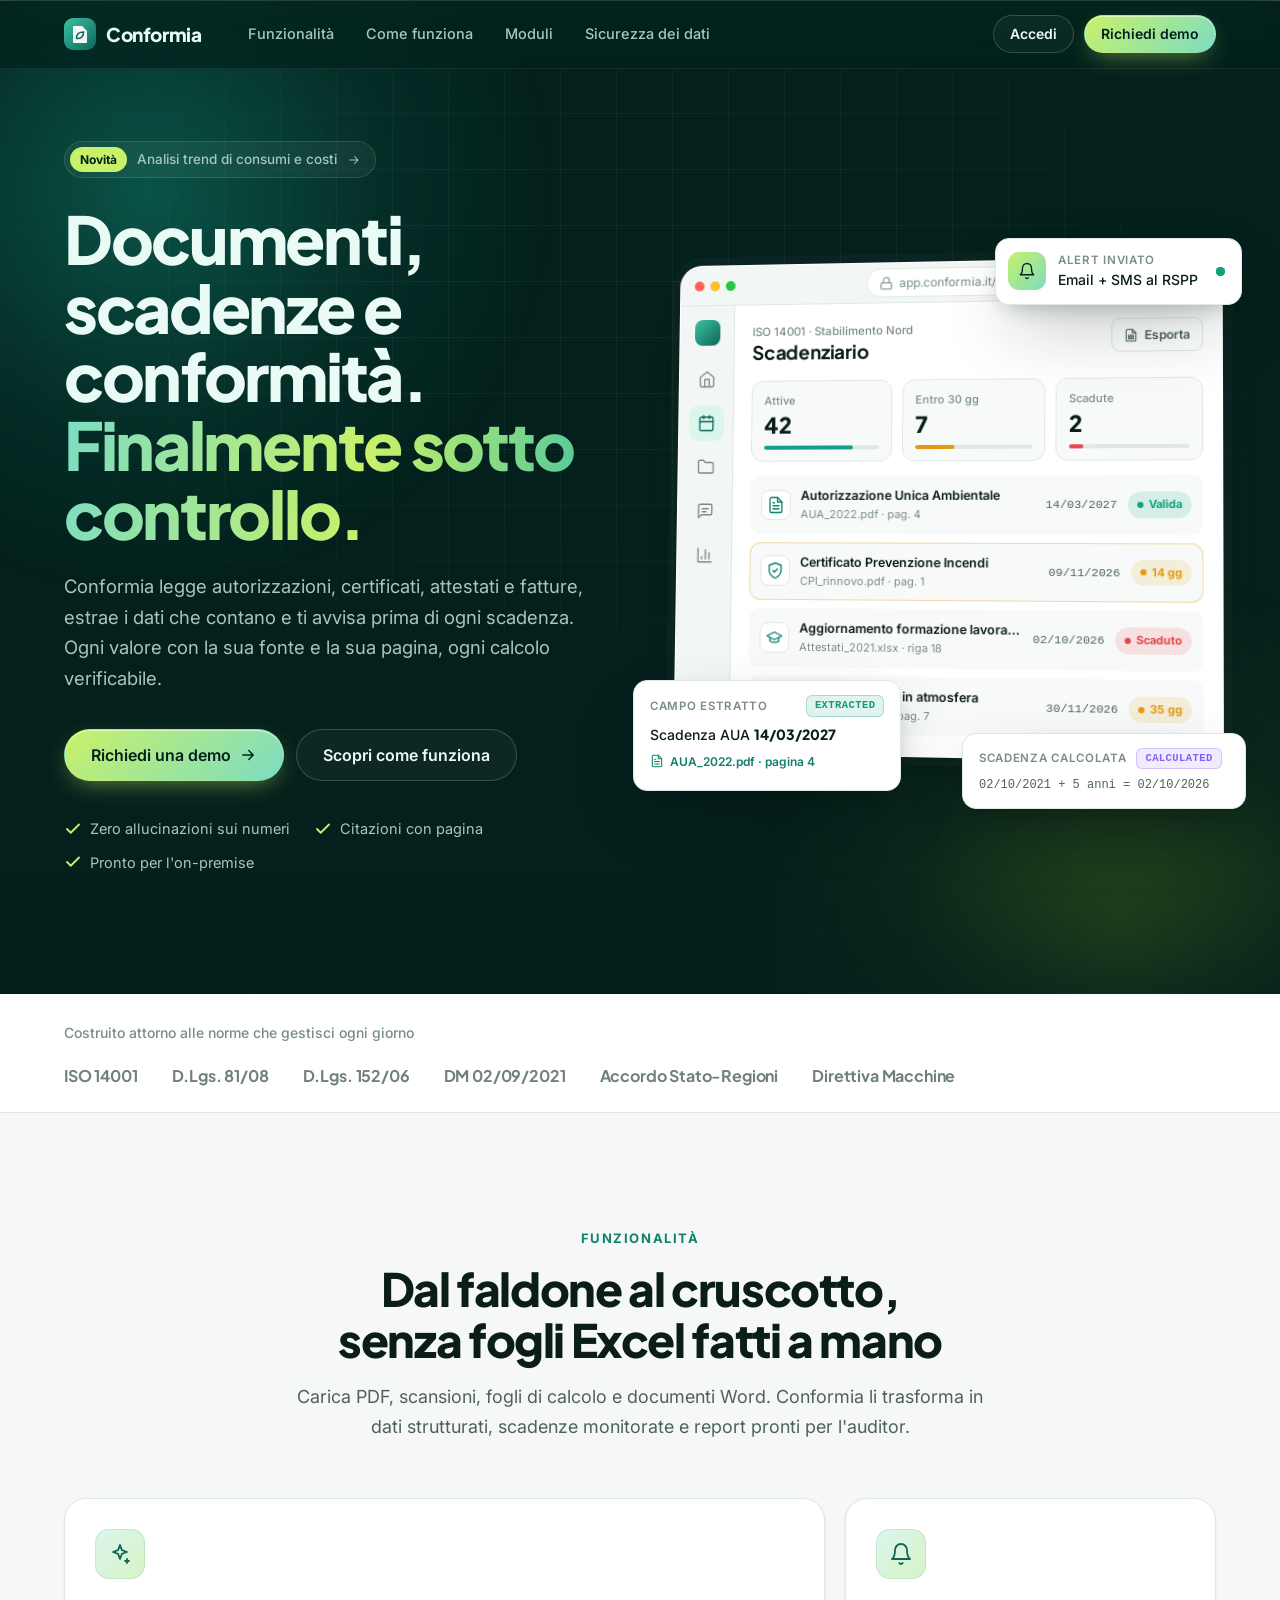
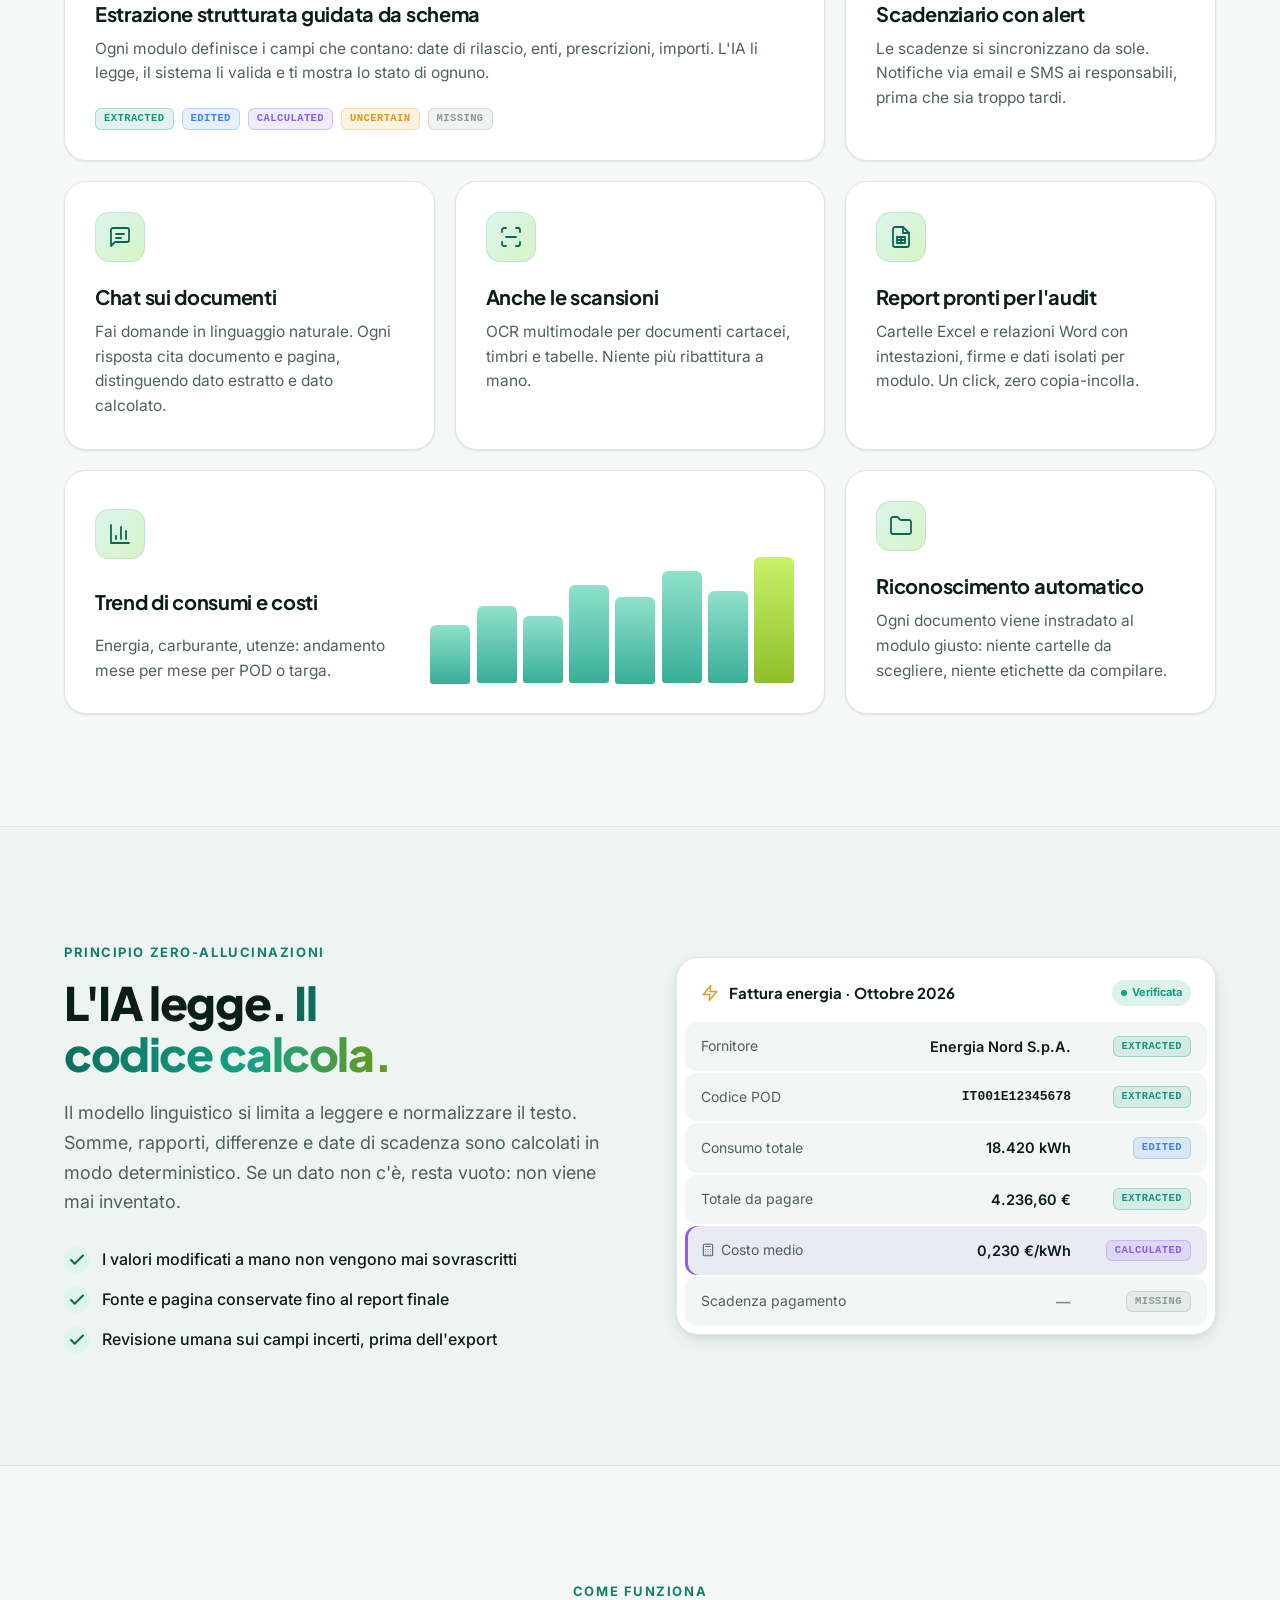
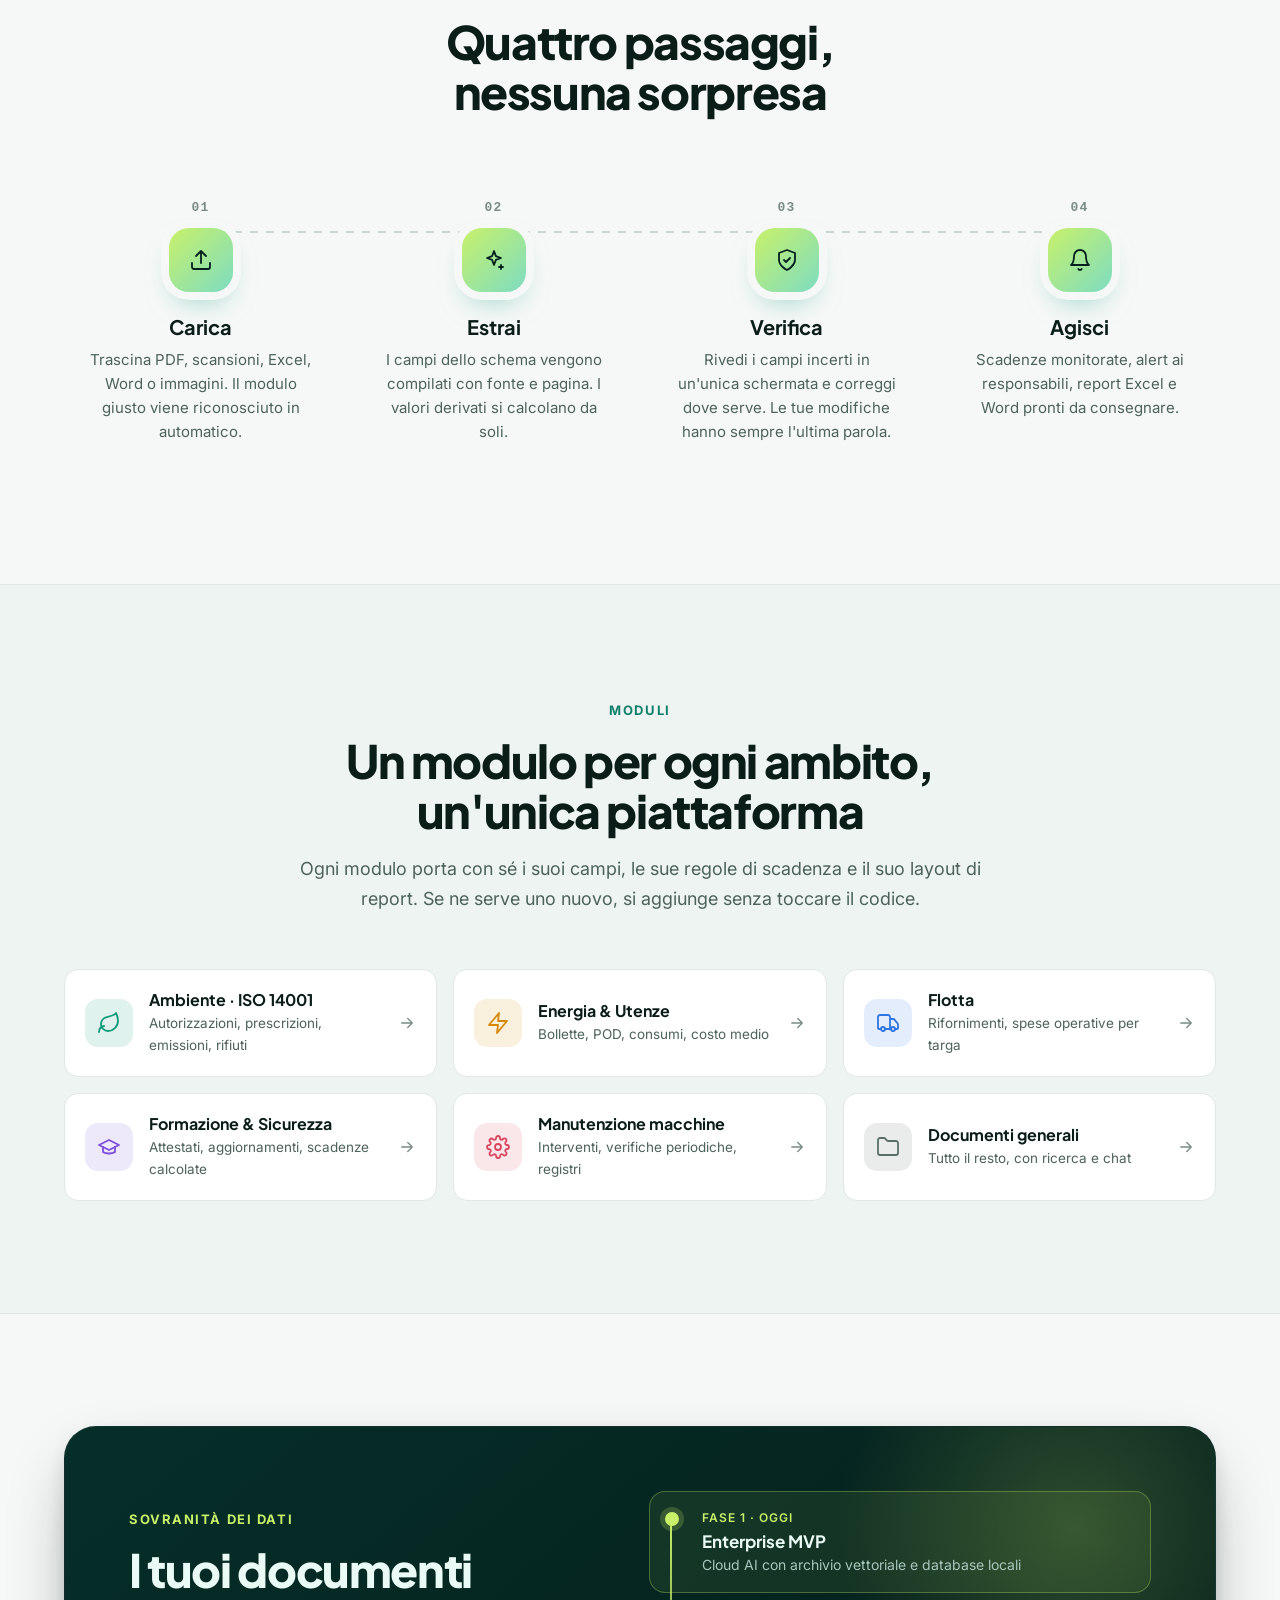
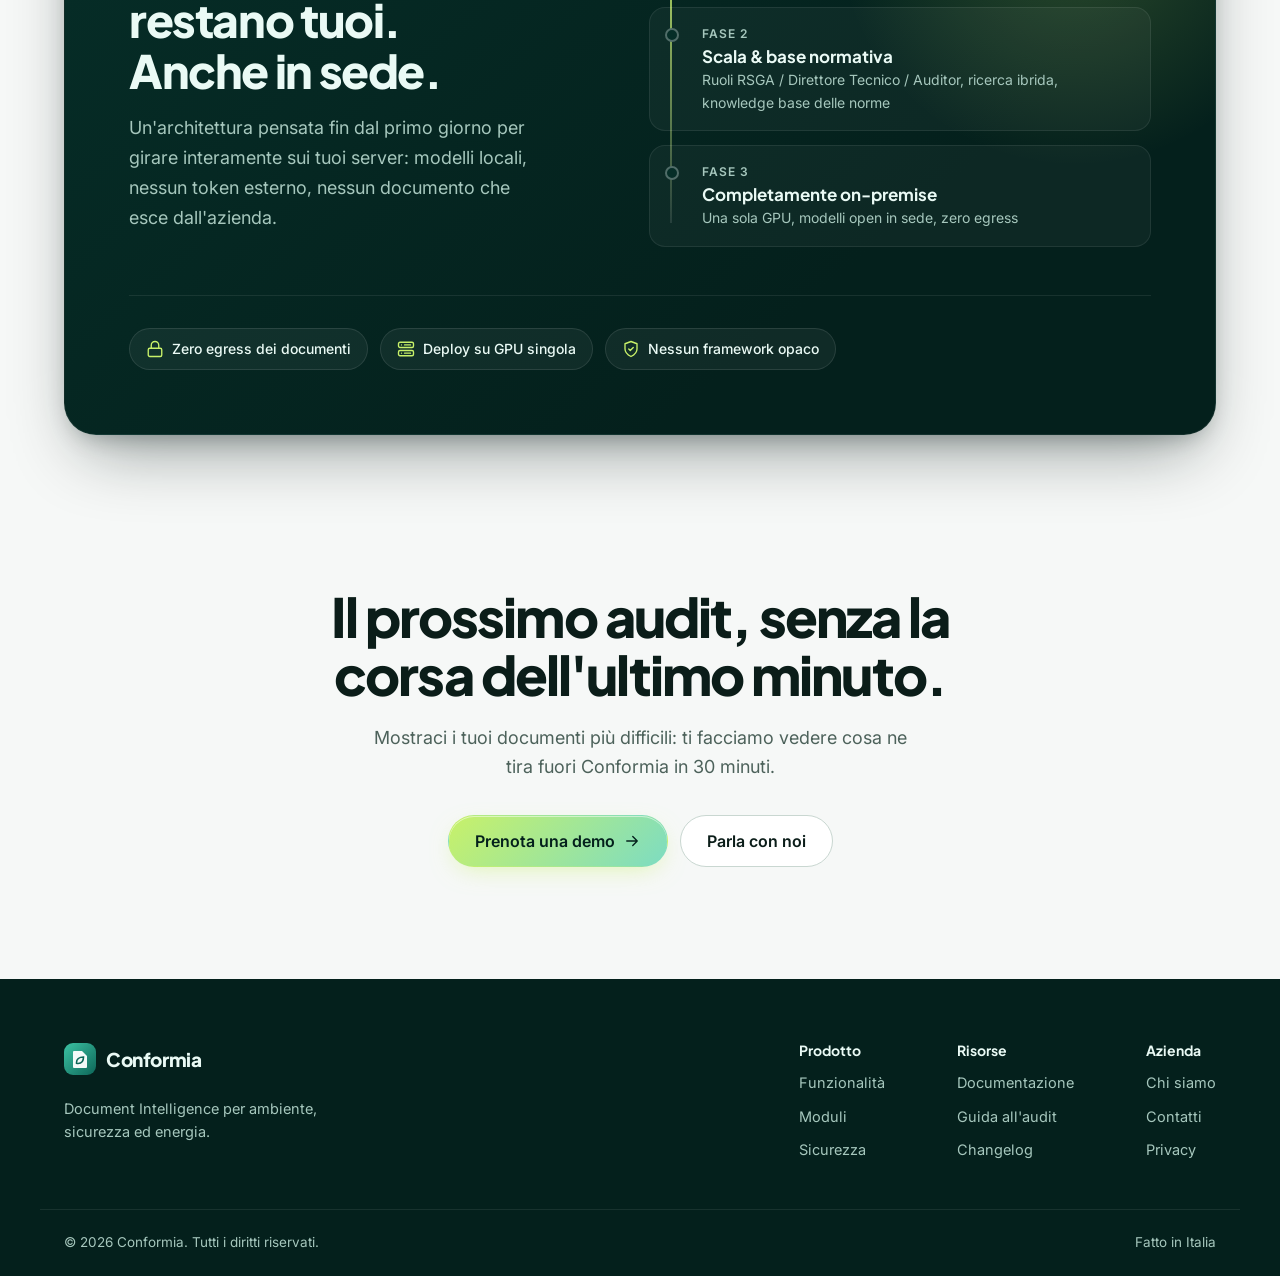
<file: frontend/landing/index.html>
<!doctype html>
<html lang="it">
<head>
  <meta charset="utf-8" />
  <meta name="viewport" content="width=device-width, initial-scale=1" />
  <title>Conformia — Documenti, scadenze e conformità sotto controllo</title>
  <meta name="description" content="Piattaforma di Document Intelligence per la conformità ambientale, sicurezza ed energia: estrazione strutturata, scadenziario con alert, chat sui documenti con citazioni e report pronti per l'audit." />
  <link rel="preconnect" href="https://fonts.googleapis.com" />
  <link rel="preconnect" href="https://fonts.gstatic.com" crossorigin />
  <link href="https://fonts.googleapis.com/css2?family=Inter:wght@400;500;600&family=Plus+Jakarta+Sans:wght@600;700;800&display=swap" rel="stylesheet" />
  <link rel="stylesheet" href="styles.css" />
</head>
<body>

  <!-- Icon sprite: reused via <use href="#i-…">. In React this becomes an <Icon name="…" /> component. -->
  <svg width="0" height="0" style="position:absolute" aria-hidden="true">
    <defs>
      <linearGradient id="g-brand" x1="0" y1="0" x2="1" y2="1">
        <stop offset="0" stop-color="#3cc2a3" />
        <stop offset="1" stop-color="#0d6658" />
      </linearGradient>
    </defs>
    <symbol id="i-file" viewBox="0 0 24 24"><path d="M14 2H6a2 2 0 0 0-2 2v16a2 2 0 0 0 2 2h12a2 2 0 0 0 2-2V8z"/><path d="M14 2v6h6M16 13H8M16 17H8M10 9H8"/></symbol>
    <symbol id="i-calendar" viewBox="0 0 24 24"><rect x="3" y="4" width="18" height="18" rx="2"/><path d="M16 2v4M8 2v4M3 10h18"/></symbol>
    <symbol id="i-bell" viewBox="0 0 24 24"><path d="M6 8a6 6 0 0 1 12 0c0 7 3 9 3 9H3s3-2 3-9"/><path d="M10.3 21a1.94 1.94 0 0 0 3.4 0"/></symbol>
    <symbol id="i-chat" viewBox="0 0 24 24"><path d="M21 15a2 2 0 0 1-2 2H7l-4 4V5a2 2 0 0 1 2-2h14a2 2 0 0 1 2 2z"/><path d="M8 9h8M8 13h5"/></symbol>
    <symbol id="i-chart" viewBox="0 0 24 24"><path d="M3 3v18h18"/><path d="M18 17V9M13 17V5M8 17v-3"/></symbol>
    <symbol id="i-scan" viewBox="0 0 24 24"><path d="M3 7V5a2 2 0 0 1 2-2h2M17 3h2a2 2 0 0 1 2 2v2M21 17v2a2 2 0 0 1-2 2h-2M7 21H5a2 2 0 0 1-2-2v-2"/><path d="M7 12h10"/></symbol>
    <symbol id="i-shield" viewBox="0 0 24 24"><path d="M12 22s8-4 8-10V5l-8-3-8 3v7c0 6 8 10 8 10z"/><path d="m9 12 2 2 4-4"/></symbol>
    <symbol id="i-upload" viewBox="0 0 24 24"><path d="M21 15v4a2 2 0 0 1-2 2H5a2 2 0 0 1-2-2v-4"/><path d="m17 8-5-5-5 5M12 3v12"/></symbol>
    <symbol id="i-check" viewBox="0 0 24 24"><path d="M20 6 9 17l-5-5"/></symbol>
    <symbol id="i-arrow" viewBox="0 0 24 24"><path d="M5 12h14M13 6l6 6-6 6"/></symbol>
    <symbol id="i-sparkle" viewBox="0 0 24 24"><path d="M12 3l1.9 5.1L19 10l-5.1 1.9L12 17l-1.9-5.1L5 10l5.1-1.9z"/><path d="M19 17v4M17 19h4"/></symbol>
    <symbol id="i-lock" viewBox="0 0 24 24"><rect x="3" y="11" width="18" height="11" rx="2"/><path d="M7 11V7a5 5 0 0 1 10 0v4"/></symbol>
    <symbol id="i-server" viewBox="0 0 24 24"><rect x="2" y="3" width="20" height="7" rx="2"/><rect x="2" y="14" width="20" height="7" rx="2"/><path d="M6 6.5h.01M6 17.5h.01M10 6.5h8M10 17.5h8"/></symbol>
    <symbol id="i-sheet" viewBox="0 0 24 24"><path d="M14 2H6a2 2 0 0 0-2 2v16a2 2 0 0 0 2 2h12a2 2 0 0 0 2-2V8z"/><path d="M14 2v6h6M8 12h8v6H8zM12 12v6M8 15h8"/></symbol>
    <symbol id="i-calc" viewBox="0 0 24 24"><rect x="4" y="2" width="16" height="20" rx="2"/><path d="M8 6h8M8 11h.01M12 11h.01M16 11h.01M8 15h.01M12 15h.01M16 15h.01M8 19h.01M12 19h.01M16 19h.01"/></symbol>
    <symbol id="i-leaf" viewBox="0 0 24 24"><path d="M11 20A7 7 0 0 1 9.8 6.1C15.5 5 17 4.5 19 2c1 2 2 4.2 2 8 0 5.5-4.8 10-10 10Z"/><path d="M2 21c0-3 1.9-5.4 5.1-6"/></symbol>
    <symbol id="i-bolt" viewBox="0 0 24 24"><path d="M13 2 3 14h9l-1 8 10-12h-9z"/></symbol>
    <symbol id="i-truck" viewBox="0 0 24 24"><path d="M14 18V6a2 2 0 0 0-2-2H4a2 2 0 0 0-2 2v11a1 1 0 0 0 1 1h2M15 18H9M19 18h2a1 1 0 0 0 1-1v-3.6a1 1 0 0 0-.2-.6l-3.5-4.4A1 1 0 0 0 17.5 8H14"/><circle cx="17" cy="18" r="2"/><circle cx="7" cy="18" r="2"/></symbol>
    <symbol id="i-cap" viewBox="0 0 24 24"><path d="M22 10 12 5 2 10l10 5z"/><path d="M6 12v5c3 2 9 2 12 0v-5"/></symbol>
    <symbol id="i-gear" viewBox="0 0 24 24"><circle cx="12" cy="12" r="3"/><path d="M19.4 15a1.7 1.7 0 0 0 .3 1.8l.1.1a2 2 0 1 1-2.8 2.8l-.1-.1a1.7 1.7 0 0 0-1.8-.3 1.7 1.7 0 0 0-1 1.5V21a2 2 0 1 1-4 0v-.1a1.7 1.7 0 0 0-1.1-1.5 1.7 1.7 0 0 0-1.8.3l-.1.1a2 2 0 1 1-2.8-2.8l.1-.1a1.7 1.7 0 0 0 .3-1.8 1.7 1.7 0 0 0-1.5-1H3a2 2 0 1 1 0-4h.1a1.7 1.7 0 0 0 1.5-1.1 1.7 1.7 0 0 0-.3-1.8l-.1-.1a2 2 0 1 1 2.8-2.8l.1.1a1.7 1.7 0 0 0 1.8.3H9a1.7 1.7 0 0 0 1-1.5V3a2 2 0 1 1 4 0v.1a1.7 1.7 0 0 0 1 1.5 1.7 1.7 0 0 0 1.8-.3l.1-.1a2 2 0 1 1 2.8 2.8l-.1.1a1.7 1.7 0 0 0-.3 1.8V9a1.7 1.7 0 0 0 1.5 1H21a2 2 0 1 1 0 4h-.1a1.7 1.7 0 0 0-1.5 1z"/></symbol>
    <symbol id="i-folder" viewBox="0 0 24 24"><path d="M4 20h16a2 2 0 0 0 2-2V8a2 2 0 0 0-2-2h-7.9a2 2 0 0 1-1.7-.9l-.8-1.2A2 2 0 0 0 7.9 3H4a2 2 0 0 0-2 2v13a2 2 0 0 0 2 2z"/></symbol>
    <symbol id="i-home" viewBox="0 0 24 24"><path d="m3 9 9-7 9 7v11a2 2 0 0 1-2 2H5a2 2 0 0 1-2-2z"/><path d="M9 22V12h6v10"/></symbol>
  </svg>

  <!-- ============ <SiteHeader /> ============ -->
  <header class="site-header">
    <div class="container site-header__inner">
      <a class="brand" href="#top" aria-label="Conformia — home">
        <span class="brand__mark" aria-hidden="true">
          <svg viewBox="0 0 32 32"><rect width="32" height="32" rx="9" fill="url(#g-brand)"/><path d="M10 8h8l5 5v11a1 1 0 0 1-1 1H10a1 1 0 0 1-1-1V9a1 1 0 0 1 1-1z" fill="#fff" fill-opacity=".95"/><path d="M12.5 19.5c0-3 2.4-5.5 7-5.5 0 4-2.2 6.5-5.4 6.5-.6 0-1.1-.1-1.6-.3" fill="none" stroke="#0d6658" stroke-width="1.6" stroke-linecap="round"/></svg>
        </span>
        <span class="brand__name">Conformia</span>
      </a>

      <nav class="site-nav" aria-label="Principale">
        <a href="#funzionalita">Funzionalità</a>
        <a href="#come-funziona">Come funziona</a>
        <a href="#moduli">Moduli</a>
        <a href="#sicurezza">Sicurezza dei dati</a>
      </nav>

      <div class="site-header__actions">
        <a class="btn btn--ghost-light btn--sm hide-mobile" href="../app/index.html">Accedi</a>
        <a class="btn btn--primary btn--sm" href="#demo">Richiedi demo</a>
      </div>
    </div>
  </header>

  <main id="top">

    <!-- ============ <Hero /> ============ -->
    <section class="hero">
      <div class="hero__glow hero__glow--a" aria-hidden="true"></div>
      <div class="hero__glow hero__glow--b" aria-hidden="true"></div>
      <div class="hero__grid-bg" aria-hidden="true"></div>

      <div class="container hero__inner">
        <div class="hero__copy">
          <a class="eyebrow" href="#funzionalita">
            <span class="eyebrow__tag">Novità</span>
            Analisi trend di consumi e costi
            <svg class="icon icon--xs"><use href="#i-arrow"/></svg>
          </a>

          <h1 class="hero__title">
            Documenti, scadenze e conformità.
            <span class="text-gradient">Finalmente sotto controllo.</span>
          </h1>

          <p class="hero__lead">
            Conformia legge autorizzazioni, certificati, attestati e fatture, estrae i dati che contano
            e ti avvisa prima di ogni scadenza. Ogni valore con la sua fonte e la sua pagina,
            ogni calcolo verificabile.
          </p>

          <div class="hero__ctas">
            <a class="btn btn--primary btn--lg" href="#demo">
              Richiedi una demo
              <svg class="icon icon--sm"><use href="#i-arrow"/></svg>
            </a>
            <a class="btn btn--ghost-light btn--lg" href="#come-funziona">Scopri come funziona</a>
          </div>

          <ul class="hero__proof">
            <li><svg class="icon icon--sm"><use href="#i-check"/></svg>Zero allucinazioni sui numeri</li>
            <li><svg class="icon icon--sm"><use href="#i-check"/></svg>Citazioni con pagina</li>
            <li><svg class="icon icon--sm"><use href="#i-check"/></svg>Pronto per l'on-premise</li>
          </ul>
        </div>

        <!-- <ProductPreview /> — static mock of the app, CSS only -->
        <div class="hero__visual" aria-hidden="true">
          <div class="mock">
            <div class="mock__bar">
              <span class="mock__dots"><i></i><i></i><i></i></span>
              <span class="mock__url"><svg class="icon icon--xs"><use href="#i-lock"/></svg>app.conformia.it/scadenziario</span>
            </div>

            <div class="mock__body">
              <aside class="mock__side">
                <span class="mock__side-logo"></span>
                <span class="mock__side-item"><svg class="icon icon--sm"><use href="#i-home"/></svg></span>
                <span class="mock__side-item is-active"><svg class="icon icon--sm"><use href="#i-calendar"/></svg></span>
                <span class="mock__side-item"><svg class="icon icon--sm"><use href="#i-folder"/></svg></span>
                <span class="mock__side-item"><svg class="icon icon--sm"><use href="#i-chat"/></svg></span>
                <span class="mock__side-item"><svg class="icon icon--sm"><use href="#i-chart"/></svg></span>
              </aside>

              <div class="mock__main">
                <div class="mock__head">
                  <div>
                    <p class="mock__kicker">ISO 14001 · Stabilimento Nord</p>
                    <p class="mock__title">Scadenziario</p>
                  </div>
                  <span class="mock__btn"><svg class="icon icon--xs"><use href="#i-sheet"/></svg>Esporta</span>
                </div>

                <div class="mock__kpis">
                  <div class="kpi">
                    <span class="kpi__label">Attive</span>
                    <span class="kpi__value">42</span>
                    <span class="kpi__bar"><i style="--w:78%"></i></span>
                  </div>
                  <div class="kpi kpi--warn">
                    <span class="kpi__label">Entro 30 gg</span>
                    <span class="kpi__value">7</span>
                    <span class="kpi__bar"><i style="--w:34%"></i></span>
                  </div>
                  <div class="kpi kpi--danger">
                    <span class="kpi__label">Scadute</span>
                    <span class="kpi__value">2</span>
                    <span class="kpi__bar"><i style="--w:12%"></i></span>
                  </div>
                </div>

                <ul class="mock__rows">
                  <li class="row">
                    <span class="row__icon"><svg class="icon icon--sm"><use href="#i-file"/></svg></span>
                    <span class="row__text"><b>Autorizzazione Unica Ambientale</b><small>AUA_2022.pdf · pag. 4</small></span>
                    <span class="row__date">14/03/2027</span>
                    <span class="pill pill--ok">Valida</span>
                  </li>
                  <li class="row">
                    <span class="row__icon"><svg class="icon icon--sm"><use href="#i-shield"/></svg></span>
                    <span class="row__text"><b>Certificato Prevenzione Incendi</b><small>CPI_rinnovo.pdf · pag. 1</small></span>
                    <span class="row__date">09/11/2026</span>
                    <span class="pill pill--warn">14 gg</span>
                  </li>
                  <li class="row">
                    <span class="row__icon"><svg class="icon icon--sm"><use href="#i-cap"/></svg></span>
                    <span class="row__text"><b>Aggiornamento formazione lavoratori</b><small>Attestati_2021.xlsx · riga 18</small></span>
                    <span class="row__date">02/10/2026</span>
                    <span class="pill pill--danger">Scaduto</span>
                  </li>
                  <li class="row">
                    <span class="row__icon"><svg class="icon icon--sm"><use href="#i-leaf"/></svg></span>
                    <span class="row__text"><b>Analisi emissioni in atmosfera</b><small>Rapporto_E3.pdf · pag. 7</small></span>
                    <span class="row__date">30/11/2026</span>
                    <span class="pill pill--warn">35 gg</span>
                  </li>
                </ul>
              </div>
            </div>
          </div>

          <!-- Floating cards -->
          <div class="float-card float-card--field">
            <div class="float-card__head">
              <span class="float-card__label">Campo estratto</span>
              <span class="status status--extracted">EXTRACTED</span>
            </div>
            <p class="float-card__value">Scadenza AUA <b>14/03/2027</b></p>
            <p class="float-card__src"><svg class="icon icon--xs"><use href="#i-file"/></svg>AUA_2022.pdf · pagina 4</p>
          </div>

          <div class="float-card float-card--alert">
            <span class="float-card__bubble"><svg class="icon icon--sm"><use href="#i-bell"/></svg></span>
            <div>
              <p class="float-card__label">Alert inviato</p>
              <p class="float-card__value">Email + SMS al RSPP</p>
            </div>
            <span class="live-dot"></span>
          </div>

          <div class="float-card float-card--calc">
            <span class="float-card__label">Scadenza calcolata</span>
            <span class="status status--calculated">CALCULATED</span>
            <p class="float-card__mono">02/10/2021 + 5 anni = 02/10/2026</p>
          </div>
        </div>
      </div>
    </section>

    <!-- ============ <StandardsStrip /> ============ -->
    <section class="strip" aria-label="Normative supportate">
      <div class="container strip__inner">
        <p class="strip__label">Costruito attorno alle norme che gestisci ogni giorno</p>
        <ul class="strip__list">
          <li>ISO 14001</li>
          <li>D.Lgs. 81/08</li>
          <li>D.Lgs. 152/06</li>
          <li>DM 02/09/2021</li>
          <li>Accordo Stato-Regioni</li>
          <li>Direttiva Macchine</li>
        </ul>
      </div>
    </section>

    <!-- ============ <Features /> ============ -->
    <section class="section" id="funzionalita">
      <div class="container">
        <header class="section__head">
          <p class="kicker">Funzionalità</p>
          <h2 class="section__title">Dal faldone al cruscotto, senza fogli Excel fatti a mano</h2>
          <p class="section__lead">Carica PDF, scansioni, fogli di calcolo e documenti Word. Conformia li trasforma in dati strutturati, scadenze monitorate e report pronti per l'auditor.</p>
        </header>

        <div class="features">
          <article class="feature feature--wide">
            <div class="feature__icon"><svg class="icon"><use href="#i-sparkle"/></svg></div>
            <h3>Estrazione strutturata guidata da schema</h3>
            <p>Ogni modulo definisce i campi che contano: date di rilascio, enti, prescrizioni, importi. L'IA li legge, il sistema li valida e ti mostra lo stato di ognuno.</p>
            <div class="status-legend">
              <span class="status status--extracted">EXTRACTED</span>
              <span class="status status--edited">EDITED</span>
              <span class="status status--calculated">CALCULATED</span>
              <span class="status status--uncertain">UNCERTAIN</span>
              <span class="status status--missing">MISSING</span>
            </div>
          </article>

          <article class="feature">
            <div class="feature__icon"><svg class="icon"><use href="#i-bell"/></svg></div>
            <h3>Scadenziario con alert</h3>
            <p>Le scadenze si sincronizzano da sole. Notifiche via email e SMS ai responsabili, prima che sia troppo tardi.</p>
          </article>

          <article class="feature">
            <div class="feature__icon"><svg class="icon"><use href="#i-chat"/></svg></div>
            <h3>Chat sui documenti</h3>
            <p>Fai domande in linguaggio naturale. Ogni risposta cita documento e pagina, distinguendo dato estratto e dato calcolato.</p>
          </article>

          <article class="feature">
            <div class="feature__icon"><svg class="icon"><use href="#i-scan"/></svg></div>
            <h3>Anche le scansioni</h3>
            <p>OCR multimodale per documenti cartacei, timbri e tabelle. Niente più ribattitura a mano.</p>
          </article>

          <article class="feature">
            <div class="feature__icon"><svg class="icon"><use href="#i-sheet"/></svg></div>
            <h3>Report pronti per l'audit</h3>
            <p>Cartelle Excel e relazioni Word con intestazioni, firme e dati isolati per modulo. Un click, zero copia-incolla.</p>
          </article>

          <article class="feature feature--wide feature--chart">
            <div class="feature__icon"><svg class="icon"><use href="#i-chart"/></svg></div>
            <h3>Trend di consumi e costi</h3>
            <p>Energia, carburante, utenze: andamento mese per mese per POD o targa.</p>
            <div class="mini-chart" aria-hidden="true">
              <i style="--h:42%"></i><i style="--h:55%"></i><i style="--h:48%"></i><i style="--h:70%"></i>
              <i style="--h:62%"></i><i style="--h:80%"></i><i style="--h:66%"></i><i style="--h:90%"></i>
            </div>
          </article>
          <article class="feature">
            <div class="feature__icon"><svg class="icon"><use href="#i-folder"/></svg></div>
            <h3>Riconoscimento automatico</h3>
            <p>Ogni documento viene instradato al modulo giusto: niente cartelle da scegliere, niente etichette da compilare.</p>
          </article>
        </div>
      </div>
    </section>

    <!-- ============ <TrustBand /> — the differentiator ============ -->
    <section class="section section--tinted">
      <div class="container split">
        <div class="split__copy">
          <p class="kicker">Principio zero-allucinazioni</p>
          <h2 class="section__title">L'IA legge. <span class="text-gradient">Il codice calcola.</span></h2>
          <p class="section__lead">Il modello linguistico si limita a leggere e normalizzare il testo. Somme, rapporti, differenze e date di scadenza sono calcolati in modo deterministico. Se un dato non c'è, resta vuoto: non viene mai inventato.</p>
          <ul class="checklist">
            <li><svg class="icon icon--sm"><use href="#i-check"/></svg>I valori modificati a mano non vengono mai sovrascritti</li>
            <li><svg class="icon icon--sm"><use href="#i-check"/></svg>Fonte e pagina conservate fino al report finale</li>
            <li><svg class="icon icon--sm"><use href="#i-check"/></svg>Revisione umana sui campi incerti, prima dell'export</li>
          </ul>
        </div>

        <div class="split__visual" aria-hidden="true">
          <div class="ledger">
            <div class="ledger__head">
              <span><svg class="icon icon--sm"><use href="#i-bolt"/></svg>Fattura energia · Ottobre 2026</span>
              <span class="pill pill--ok">Verificata</span>
            </div>
            <dl class="ledger__rows">
              <div><dt>Fornitore</dt><dd>Energia Nord S.p.A.</dd><span class="status status--extracted">EXTRACTED</span></div>
              <div><dt>Codice POD</dt><dd class="mono">IT001E12345678</dd><span class="status status--extracted">EXTRACTED</span></div>
              <div><dt>Consumo totale</dt><dd>18.420 kWh</dd><span class="status status--edited">EDITED</span></div>
              <div><dt>Totale da pagare</dt><dd>4.236,60 €</dd><span class="status status--extracted">EXTRACTED</span></div>
              <div class="is-calc"><dt><svg class="icon icon--xs"><use href="#i-calc"/></svg>Costo medio</dt><dd>0,230 €/kWh</dd><span class="status status--calculated">CALCULATED</span></div>
              <div><dt>Scadenza pagamento</dt><dd class="is-empty">—</dd><span class="status status--missing">MISSING</span></div>
            </dl>
          </div>
        </div>
      </div>
    </section>

    <!-- ============ <HowItWorks /> ============ -->
    <section class="section" id="come-funziona">
      <div class="container">
        <header class="section__head">
          <p class="kicker">Come funziona</p>
          <h2 class="section__title">Quattro passaggi, nessuna sorpresa</h2>
        </header>

        <ol class="steps">
          <li class="step">
            <span class="step__num">01</span>
            <div class="step__icon"><svg class="icon"><use href="#i-upload"/></svg></div>
            <h3>Carica</h3>
            <p>Trascina PDF, scansioni, Excel, Word o immagini. Il modulo giusto viene riconosciuto in automatico.</p>
          </li>
          <li class="step">
            <span class="step__num">02</span>
            <div class="step__icon"><svg class="icon"><use href="#i-sparkle"/></svg></div>
            <h3>Estrai</h3>
            <p>I campi dello schema vengono compilati con fonte e pagina. I valori derivati si calcolano da soli.</p>
          </li>
          <li class="step">
            <span class="step__num">03</span>
            <div class="step__icon"><svg class="icon"><use href="#i-shield"/></svg></div>
            <h3>Verifica</h3>
            <p>Rivedi i campi incerti in un'unica schermata e correggi dove serve. Le tue modifiche hanno sempre l'ultima parola.</p>
          </li>
          <li class="step">
            <span class="step__num">04</span>
            <div class="step__icon"><svg class="icon"><use href="#i-bell"/></svg></div>
            <h3>Agisci</h3>
            <p>Scadenze monitorate, alert ai responsabili, report Excel e Word pronti da consegnare.</p>
          </li>
        </ol>
      </div>
    </section>

    <!-- ============ <Modules /> ============ -->
    <section class="section section--tinted" id="moduli">
      <div class="container">
        <header class="section__head">
          <p class="kicker">Moduli</p>
          <h2 class="section__title">Un modulo per ogni ambito, un'unica piattaforma</h2>
          <p class="section__lead">Ogni modulo porta con sé i suoi campi, le sue regole di scadenza e il suo layout di report. Se ne serve uno nuovo, si aggiunge senza toccare il codice.</p>
        </header>

        <div class="modules">
          <a class="module" href="#">
            <span class="module__icon module__icon--green"><svg class="icon"><use href="#i-leaf"/></svg></span>
            <span class="module__body"><b>Ambiente · ISO 14001</b><small>Autorizzazioni, prescrizioni, emissioni, rifiuti</small></span>
            <svg class="icon icon--sm module__chev"><use href="#i-arrow"/></svg>
          </a>
          <a class="module" href="#">
            <span class="module__icon module__icon--amber"><svg class="icon"><use href="#i-bolt"/></svg></span>
            <span class="module__body"><b>Energia &amp; Utenze</b><small>Bollette, POD, consumi, costo medio</small></span>
            <svg class="icon icon--sm module__chev"><use href="#i-arrow"/></svg>
          </a>
          <a class="module" href="#">
            <span class="module__icon module__icon--blue"><svg class="icon"><use href="#i-truck"/></svg></span>
            <span class="module__body"><b>Flotta</b><small>Rifornimenti, spese operative per targa</small></span>
            <svg class="icon icon--sm module__chev"><use href="#i-arrow"/></svg>
          </a>
          <a class="module" href="#">
            <span class="module__icon module__icon--violet"><svg class="icon"><use href="#i-cap"/></svg></span>
            <span class="module__body"><b>Formazione &amp; Sicurezza</b><small>Attestati, aggiornamenti, scadenze calcolate</small></span>
            <svg class="icon icon--sm module__chev"><use href="#i-arrow"/></svg>
          </a>
          <a class="module" href="#">
            <span class="module__icon module__icon--rose"><svg class="icon"><use href="#i-gear"/></svg></span>
            <span class="module__body"><b>Manutenzione macchine</b><small>Interventi, verifiche periodiche, registri</small></span>
            <svg class="icon icon--sm module__chev"><use href="#i-arrow"/></svg>
          </a>
          <a class="module" href="#">
            <span class="module__icon module__icon--slate"><svg class="icon"><use href="#i-folder"/></svg></span>
            <span class="module__body"><b>Documenti generali</b><small>Tutto il resto, con ricerca e chat</small></span>
            <svg class="icon icon--sm module__chev"><use href="#i-arrow"/></svg>
          </a>
        </div>
      </div>
    </section>

    <!-- ============ <Sovereignty /> ============ -->
    <section class="section" id="sicurezza">
      <div class="container">
        <div class="sovereign">
          <div class="sovereign__glow" aria-hidden="true"></div>
          <div class="sovereign__copy">
            <p class="kicker kicker--light">Sovranità dei dati</p>
            <h2 class="section__title section__title--light">I tuoi documenti restano tuoi. Anche in sede.</h2>
            <p class="section__lead section__lead--light">Un'architettura pensata fin dal primo giorno per girare interamente sui tuoi server: modelli locali, nessun token esterno, nessun documento che esce dall'azienda.</p>
          </div>

          <ol class="roadmap">
            <li class="roadmap__item is-current">
              <span class="roadmap__dot"></span>
              <span class="roadmap__phase">Fase 1 · Oggi</span>
              <b>Enterprise MVP</b>
              <small>Cloud AI con archivio vettoriale e database locali</small>
            </li>
            <li class="roadmap__item">
              <span class="roadmap__dot"></span>
              <span class="roadmap__phase">Fase 2</span>
              <b>Scala &amp; base normativa</b>
              <small>Ruoli RSGA / Direttore Tecnico / Auditor, ricerca ibrida, knowledge base delle norme</small>
            </li>
            <li class="roadmap__item">
              <span class="roadmap__dot"></span>
              <span class="roadmap__phase">Fase 3</span>
              <b>Completamente on-premise</b>
              <small>Una sola GPU, modelli open in sede, zero egress</small>
            </li>
          </ol>

          <ul class="sovereign__badges">
            <li><svg class="icon icon--sm"><use href="#i-lock"/></svg>Zero egress dei documenti</li>
            <li><svg class="icon icon--sm"><use href="#i-server"/></svg>Deploy su GPU singola</li>
            <li><svg class="icon icon--sm"><use href="#i-shield"/></svg>Nessun framework opaco</li>
          </ul>
        </div>
      </div>
    </section>

    <!-- ============ <FinalCta /> ============ -->
    <section class="section cta" id="demo">
      <div class="container cta__inner">
        <h2 class="cta__title">Il prossimo audit, senza la corsa dell'ultimo minuto.</h2>
        <p class="cta__lead">Mostraci i tuoi documenti più difficili: ti facciamo vedere cosa ne tira fuori Conformia in 30 minuti.</p>
        <div class="cta__actions">
          <a class="btn btn--primary btn--lg" href="#">
            Prenota una demo
            <svg class="icon icon--sm"><use href="#i-arrow"/></svg>
          </a>
          <a class="btn btn--outline btn--lg" href="#">Parla con noi</a>
        </div>
      </div>
    </section>
  </main>

  <!-- ============ <SiteFooter /> ============ -->
  <footer class="site-footer">
    <div class="container site-footer__inner">
      <div class="site-footer__brand">
        <a class="brand" href="#top">
          <span class="brand__mark" aria-hidden="true">
            <svg viewBox="0 0 32 32"><rect width="32" height="32" rx="9" fill="url(#g-brand)"/><path d="M10 8h8l5 5v11a1 1 0 0 1-1 1H10a1 1 0 0 1-1-1V9a1 1 0 0 1 1-1z" fill="#fff" fill-opacity=".95"/><path d="M12.5 19.5c0-3 2.4-5.5 7-5.5 0 4-2.2 6.5-5.4 6.5-.6 0-1.1-.1-1.6-.3" fill="none" stroke="#0d6658" stroke-width="1.6" stroke-linecap="round"/></svg>
          </span>
          <span class="brand__name">Conformia</span>
        </a>
        <p>Document Intelligence per ambiente, sicurezza ed energia.</p>
      </div>

      <div class="site-footer__cols">
        <div>
          <h4>Prodotto</h4>
          <a href="#funzionalita">Funzionalità</a>
          <a href="#moduli">Moduli</a>
          <a href="#sicurezza">Sicurezza</a>
        </div>
        <div>
          <h4>Risorse</h4>
          <a href="#">Documentazione</a>
          <a href="#">Guida all'audit</a>
          <a href="#">Changelog</a>
        </div>
        <div>
          <h4>Azienda</h4>
          <a href="#">Chi siamo</a>
          <a href="#">Contatti</a>
          <a href="#">Privacy</a>
        </div>
      </div>
    </div>
    <div class="container site-footer__base">
      <span>© 2026 Conformia. Tutti i diritti riservati.</span>
      <span>Fatto in Italia</span>
    </div>
  </footer>

</body>
</html>
</file>
<file: frontend/app/app.css>
/* ==========================================================================
   Conformia — Workspace (static design mockup)
   Same token set as frontend/landing/styles.css → one future React theme.
   Views switch with pure CSS (:target), no JavaScript.
   ========================================================================== */

:root {
  --brand-950: #04201c;
  --brand-900: #062e28;
  --brand-800: #0a4339;
  --brand-700: #0d6658;
  --brand-600: #10806d;
  --brand-500: #15a085;
  --brand-400: #3cc2a3;
  --brand-300: #7ddcc2;
  --brand-100: #dcf5ed;
  --brand-50:  #effaf6;
  --lime: #c8f169;
  --accent-fg: #0d6658;

  --ok: #12a17f;
  --warn: #d98e04;
  --danger: #e5484d;
  --info: #3b82f6;
  --violet: #8b5cf6;

  --bg: #f4f7f6;
  --surface: #ffffff;
  --surface-2: #f6f9f8;
  --surface-3: #eef3f1;
  --border: #e1e9e6;
  --border-strong: #cbd8d3;
  --text: #0b1d19;
  --text-muted: #4d625b;
  --text-soft: #7a8c86;

  --side-bg: #04201c;
  --side-text: #dcefe9;
  --side-muted: #8fb1a7;
  --side-hover: rgb(255 255 255 / .06);

  /* chart series (validated: dataviz validate_palette, light + dark) */
  --series-1: #2a78d6;
  --series-2: #1baf7a;

  --font-sans: "Inter", system-ui, -apple-system, "Segoe UI", Roboto, sans-serif;
  --font-display: "Plus Jakarta Sans", var(--font-sans);
  --font-mono: ui-monospace, "SF Mono", Menlo, Consolas, monospace;

  --radius-xs: 6px;
  --radius-sm: 9px;
  --radius: 14px;
  --radius-lg: 18px;
  --shadow-sm: 0 1px 2px rgb(6 46 40 / .05);
  --shadow: 0 4px 16px -6px rgb(6 46 40 / .12), 0 1px 3px rgb(6 46 40 / .05);
  --shadow-lg: 0 24px 50px -18px rgb(2 20 17 / .3);

  --sidebar-w: 264px;
  --topbar-h: 64px;
  --ease: cubic-bezier(.2, .7, .2, 1);

  color-scheme: light;
}

@media (prefers-color-scheme: dark) {
  :root:not([data-theme="light"]) {
    --accent-fg: #7ddcc2;
    --bg: #071210;
    --surface: #0d1c19;
    --surface-2: #10221e;
    --surface-3: #142a25;
    --border: #1c342f;
    --border-strong: #284840;
    --text: #e6f2ee;
    --text-muted: #a0b7b0;
    --text-soft: #6f8a82;
    --brand-50: #0f2722;
    --brand-100: #123a32;
    --side-bg: #030f0d;
    --series-1: #3987e5;
    --series-2: #199e70;
    --shadow-sm: 0 1px 2px rgb(0 0 0 / .4);
    --shadow: 0 6px 18px -8px rgb(0 0 0 / .6);
    color-scheme: dark;
  }
}
:root[data-theme="dark"] {
  --accent-fg: #7ddcc2;
    --bg: #071210;
  --surface: #0d1c19;
  --surface-2: #10221e;
  --surface-3: #142a25;
  --border: #1c342f;
  --border-strong: #284840;
  --text: #e6f2ee;
  --text-muted: #a0b7b0;
  --text-soft: #6f8a82;
  --brand-50: #0f2722;
  --brand-100: #123a32;
  --side-bg: #030f0d;
  --series-1: #3987e5;
  --series-2: #199e70;
  --shadow-sm: 0 1px 2px rgb(0 0 0 / .4);
  --shadow: 0 6px 18px -8px rgb(0 0 0 / .6);
  color-scheme: dark;
}

/* ---------- Base ---------- */
*, *::before, *::after { box-sizing: border-box; }
html { -webkit-text-size-adjust: 100%; }
body { margin: 0; background: var(--bg); color: var(--text); font: 400 14.5px/1.5 var(--font-sans); -webkit-font-smoothing: antialiased; }
a { color: inherit; text-decoration: none; }
h1, h2, h3, p, dl, dd { margin: 0; }
ul, ol { margin: 0; padding: 0; list-style: none; }
button { font: inherit; color: inherit; background: none; border: 0; padding: 0; cursor: pointer; }
input, textarea { font: inherit; color: inherit; }
small { font-size: 12.5px; }
:focus-visible { outline: 2px solid var(--brand-400); outline-offset: 2px; border-radius: 6px; }

.icon { width: 22px; height: 22px; fill: none; stroke: currentColor; stroke-width: 1.8; stroke-linecap: round; stroke-linejoin: round; flex: none; }
.icon--sm { width: 18px; height: 18px; }
.icon--xs { width: 14px; height: 14px; }
.muted { color: var(--text-soft); }
.mono { font-family: var(--font-mono); font-size: .92em; }
.t-danger { color: var(--danger); font-weight: 600; }

/* Accent colors for module icons */
.c-green { --c: #0f9a7a; } .c-amber { --c: #d48806; } .c-blue { --c: #2f74e0; }
.c-violet { --c: #7c4ddb; } .c-rose { --c: #d9445f; } .c-slate { --c: #5b6f69; }

/* ---------- App shell ---------- */
.app { display: grid; grid-template-columns: var(--sidebar-w) minmax(0, 1fr); min-height: 100vh; background: linear-gradient(90deg, var(--side-bg) var(--sidebar-w), transparent 0); }

.sidebar {
  position: sticky; top: 0; height: 100vh; overflow-y: auto;
  display: flex; flex-direction: column; gap: 18px;
  padding: 20px 14px 16px;
  background:
    radial-gradient(420px 300px at 0% 0%, rgb(16 128 109 / .35), transparent 70%),
    var(--side-bg);
  color: var(--side-text);
}
.brand { display: flex; align-items: center; gap: 10px; padding: 2px 8px; }
.brand__mark { width: 30px; height: 30px; }
.brand__name { font: 800 18px/1 var(--font-display); letter-spacing: -.02em; color: #fff; }

.module-switch {
  display: flex; align-items: center; gap: 10px; width: 100%;
  padding: 10px 10px; border-radius: 12px; text-align: left;
  background: rgb(255 255 255 / .05); border: 1px solid rgb(255 255 255 / .09);
  transition: background-color .2s;
}
.module-switch:hover { background: rgb(255 255 255 / .09); }
.module-switch__icon { display: grid; place-items: center; width: 32px; height: 32px; border-radius: 9px; background: linear-gradient(135deg, var(--lime), var(--brand-300)); color: var(--brand-950); }
.module-switch__text { display: grid; min-width: 0; line-height: 1.3; }
.module-switch__text small { color: var(--side-muted); font-size: 11px; }
.module-switch__text b { font-size: 13px; font-weight: 600; color: #fff; white-space: nowrap; overflow: hidden; text-overflow: ellipsis; }
.module-switch__chev { margin-left: auto; color: var(--side-muted); }

.nav { display: grid; gap: 2px; }
.nav__label { margin: 14px 10px 6px; color: var(--side-muted); font-size: 11px; font-weight: 600; letter-spacing: .1em; text-transform: uppercase; opacity: .8; }
.nav a {
  position: relative; display: flex; align-items: center; gap: 11px;
  padding: 9px 10px; border-radius: 10px;
  color: var(--side-text); font-size: 14px; font-weight: 500;
  transition: background-color .15s, color .15s;
}
.nav a .icon { color: var(--side-muted); transition: color .15s; }
.nav a:hover { background: var(--side-hover); }
.nav__count { margin-left: auto; color: var(--side-muted); font-size: 12px; }
.nav__badge { margin-left: auto; min-width: 20px; padding: 1px 6px; border-radius: 99px; font-size: 11.5px; font-weight: 700; text-align: center; }
.nav__badge--warn { background: rgb(217 142 4 / .2); color: #ffc65c; }
.nav__badge--danger { background: rgb(229 72 77 / .22); color: #ff9a9d; }

/* Active nav item — driven by which view is :target (pure CSS) */
body:not(:has(.view:target)) .nav a[href="#panoramica"],
body:has(#panoramica:target) .nav a[href="#panoramica"],
body:has(#documenti:target) .nav a[href="#documenti"],
body:has(#revisione:target) .nav a[href="#revisione"],
body:has(#chat:target) .nav a[href="#chat"],
body:has(#scadenze:target) .nav a[href="#scadenze"],
body:has(#analisi:target) .nav a[href="#analisi"],
body:has(#report:target) .nav a[href="#report"],
body:has(#impostazioni:target) .nav a[href="#impostazioni"] {
  background: rgb(200 241 105 / .1); color: #fff;
  box-shadow: inset 0 0 0 1px rgb(200 241 105 / .18);
}
body:not(:has(.view:target)) .nav a[href="#panoramica"] .icon,
body:has(#panoramica:target) .nav a[href="#panoramica"] .icon,
body:has(#documenti:target) .nav a[href="#documenti"] .icon,
body:has(#revisione:target) .nav a[href="#revisione"] .icon,
body:has(#chat:target) .nav a[href="#chat"] .icon,
body:has(#scadenze:target) .nav a[href="#scadenze"] .icon,
body:has(#analisi:target) .nav a[href="#analisi"] .icon,
body:has(#report:target) .nav a[href="#report"] .icon,
body:has(#impostazioni:target) .nav a[href="#impostazioni"] .icon { color: var(--lime); }

.sidebar__foot { display: grid; gap: 10px; margin-top: auto; }
.index-card { padding: 14px; border-radius: 12px; background: rgb(255 255 255 / .04); border: 1px solid rgb(255 255 255 / .07); }
.index-card__row { display: flex; align-items: center; gap: 6px; color: var(--side-muted); font-size: 12px; }
.index-card__value { margin: 4px 0 10px; color: #fff; font: 700 18px/1.2 var(--font-display); }
.index-card__value small { color: var(--side-muted); font: 500 12px var(--font-sans); }
.index-card__note { display: block; margin-top: 8px; color: var(--side-muted); font-size: 11.5px; }
.user-chip { display: flex; align-items: center; gap: 10px; padding: 8px; border-radius: 12px; color: var(--side-muted); }
.user-chip:hover { background: var(--side-hover); }
.user-chip__text { display: grid; min-width: 0; line-height: 1.3; }
.user-chip__text b { color: #fff; font-size: 13.5px; font-weight: 600; }
.user-chip__text small { font-size: 11.5px; white-space: nowrap; overflow: hidden; text-overflow: ellipsis; }
.user-chip > .icon { margin-left: auto; }
.avatar { display: grid; place-items: center; width: 34px; height: 34px; flex: none; border-radius: 50%; background: linear-gradient(135deg, var(--brand-400), var(--brand-700)); color: #fff; font-size: 12.5px; font-weight: 700; }

/* ---------- Topbar ---------- */
.shell { min-width: 0; }
.topbar {
  position: sticky; top: 0; z-index: 20;
  display: flex; align-items: center; gap: 16px;
  height: var(--topbar-h); padding: 0 32px;
  background: color-mix(in srgb, var(--bg) 82%, transparent);
  backdrop-filter: blur(12px); -webkit-backdrop-filter: blur(12px);
  border-bottom: 1px solid var(--border);
}
.topbar__right { display: flex; align-items: center; gap: 8px; margin-left: auto; }

.search {
  display: flex; align-items: center; gap: 10px;
  flex: 0 1 440px; min-width: 0; height: 40px; padding: 0 8px 0 12px;
  border-radius: 11px; background: var(--surface); border: 1px solid var(--border);
  color: var(--text-soft);
  transition: border-color .2s, box-shadow .2s;
}
.search:focus-within { border-color: var(--brand-400); box-shadow: 0 0 0 3px rgb(60 194 163 / .18); }
.search input { flex: 1; min-width: 0; border: 0; outline: 0; background: none; font-size: 14px; color: var(--text); }
.search input::placeholder { color: var(--text-soft); }
.search kbd { padding: 2px 7px; border-radius: 6px; border: 1px solid var(--border); background: var(--surface-2); font: 500 11px var(--font-sans); color: var(--text-soft); }
.search--inline { flex: 1 1 200px; max-width: 300px; height: 36px; }

.icon-btn { position: relative; display: inline-grid; place-items: center; width: 36px; height: 36px; border-radius: 10px; color: var(--text-muted); transition: background-color .15s, color .15s; }
.icon-btn:hover { background: var(--surface-3); color: var(--text); }
.icon-btn--dot::after { content: ""; position: absolute; top: 8px; right: 9px; width: 7px; height: 7px; border-radius: 50%; background: var(--danger); box-shadow: 0 0 0 2px var(--bg); }

.select-btn {
  display: inline-flex; align-items: center; gap: 8px; height: 38px; padding: 0 12px;
  border-radius: 10px; border: 1px solid var(--border); background: var(--surface);
  color: var(--text); font-size: 13.5px; font-weight: 500; white-space: nowrap;
}
.select-btn .icon { color: var(--text-soft); }
.select-btn:hover { border-color: var(--border-strong); }

/* ---------- Buttons ---------- */
.btn {
  display: inline-flex; align-items: center; justify-content: center; gap: 8px;
  height: 38px; padding: 0 15px; border-radius: 10px; border: 1px solid transparent;
  font: 600 13.5px/1 var(--font-sans); white-space: nowrap;
  transition: background-color .15s, border-color .15s, box-shadow .15s, transform .15s;
}
.btn:active { transform: translateY(1px); }
.btn--sm { height: 32px; padding: 0 11px; font-size: 13px; }
.btn--block { width: 100%; }
.btn--icon { width: 38px; padding: 0; }
.btn--primary { background: var(--brand-700); color: #fff; box-shadow: 0 1px 0 rgb(255 255 255 / .15) inset, 0 4px 12px -4px rgb(13 102 88 / .5); }
.btn--primary:hover { background: var(--brand-800); }
.btn--secondary { background: var(--surface); border-color: var(--border); color: var(--text); box-shadow: var(--shadow-sm); }
.btn--secondary:hover { border-color: var(--border-strong); background: var(--surface-2); }
.btn--ghost { color: var(--text-muted); }
.btn--ghost:hover { background: var(--surface-3); color: var(--text); }
.btn--danger-ghost { color: var(--danger); }
.btn--danger-ghost:hover { background: color-mix(in srgb, var(--danger) 9%, transparent); }
.link { color: var(--brand-600); font-size: 13px; font-weight: 600; }
.link:hover { text-decoration: underline; }

/* ---------- Views (CSS-only routing) ---------- */
.views { padding: 28px 32px 56px; max-width: 1480px; }
.view { display: none; scroll-margin-top: calc(var(--topbar-h) + 20px); animation: view-in .35s var(--ease); }
.view:target { display: block; }
.views:not(:has(.view:target)) > #panoramica { display: block; }

.view__head { display: flex; align-items: flex-end; justify-content: space-between; gap: 16px 24px; flex-wrap: wrap; margin-bottom: 24px; }
.view__eyebrow { color: var(--brand-600); font-size: 12.5px; font-weight: 600; }
.view__title { margin-top: 2px; font: 800 28px/1.15 var(--font-display); letter-spacing: -.025em; }
.view__sub { margin-top: 6px; color: var(--text-muted); max-width: 640px; }
.view__actions { display: flex; align-items: center; gap: 8px; flex-wrap: wrap; }

/* ---------- Layout helpers ---------- */
.layout { display: grid; gap: 20px; margin-top: 20px; }
.layout--2-1 { grid-template-columns: minmax(0, 2fr) minmax(300px, 1fr); }
.layout--1-1 { grid-template-columns: repeat(2, minmax(0, 1fr)); }
.layout--main-side { grid-template-columns: minmax(0, 1fr) 320px; align-items: start; }
.layout--side-main { grid-template-columns: 340px minmax(0, 1fr); align-items: start; }
.stack { display: grid; gap: 20px; align-content: start; }

/* ---------- Card ---------- */
.card { background: var(--surface); border: 1px solid var(--border); border-radius: var(--radius-lg); box-shadow: var(--shadow-sm); min-width: 0; }
.card--flush { overflow: hidden; }
.card__head { display: flex; align-items: flex-start; justify-content: space-between; gap: 12px; padding: 18px 20px 0; }
.card__head--pad { padding-bottom: 14px; }
.card__title { font: 700 16px/1.3 var(--font-display); letter-spacing: -.01em; }
.card__sub { margin-top: 2px; color: var(--text-soft); font-size: 12.5px; }
.card__body { padding: 16px 20px 20px; }
.card__note { display: flex; align-items: center; gap: 8px; margin: 0 20px 18px; padding: 10px 12px; border-radius: 10px; background: var(--surface-2); color: var(--text-muted); font-size: 12.5px; }
.card__note .icon { color: var(--ok); }

/* ---------- KPI ---------- */
.kpis { display: grid; grid-template-columns: repeat(4, minmax(0, 1fr)); gap: 16px; }
.kpi {
  --c: var(--brand-600);
  position: relative; overflow: hidden; display: grid; gap: 2px;
  padding: 18px 20px; border-radius: var(--radius-lg);
  background: var(--surface); border: 1px solid var(--border); box-shadow: var(--shadow-sm);
}
.kpi::after { content: ""; position: absolute; left: 0; top: 18px; bottom: 18px; width: 3px; border-radius: 0 3px 3px 0; background: var(--c); opacity: .9; }
.kpi--warn { --c: var(--warn); }
.kpi--danger { --c: var(--danger); }
.kpi__icon { position: absolute; top: 16px; right: 16px; display: grid; place-items: center; width: 34px; height: 34px; border-radius: 10px; color: var(--c); background: color-mix(in srgb, var(--c) 12%, transparent); }
.kpi__label { color: var(--text-muted); font-size: 13px; font-weight: 500; }
.kpi__value { margin-top: 4px; font: 800 30px/1.1 var(--font-display); letter-spacing: -.02em; }
.kpi__value small { color: var(--text-soft); font: 600 14px var(--font-sans); letter-spacing: 0; }
.kpi__foot { display: flex; align-items: center; gap: 6px; margin-top: 4px; color: var(--text-soft); font-size: 12.5px; }
.trend { padding: 1px 7px; border-radius: 99px; font-weight: 700; font-size: 12px; }
.trend--down { color: var(--ok); background: color-mix(in srgb, var(--ok) 12%, transparent); }
.trend--up { color: var(--danger); background: color-mix(in srgb, var(--danger) 10%, transparent); }

/* ---------- Pills, status chips, tags, file types ---------- */
.pill { --c: var(--ok); display: inline-flex; align-items: center; gap: 6px; padding: 3px 9px; border-radius: 99px; font-size: 12px; font-weight: 600; color: var(--c); background: color-mix(in srgb, var(--c) 12%, transparent); white-space: nowrap; }
.pill::before { content: ""; width: 6px; height: 6px; border-radius: 50%; background: currentColor; }
.pill--warn { --c: var(--warn); }
.pill--danger { --c: var(--danger); }
.pill--info { --c: var(--info); }
.pill--neutral { --c: var(--text-muted); }

.status { --c: #0f9a7a; display: inline-flex; align-items: center; padding: 2px 7px; border-radius: 6px; font: 700 10.5px/1.4 var(--font-mono); letter-spacing: .04em; color: var(--c); background: color-mix(in srgb, var(--c) 12%, transparent); border: 1px solid color-mix(in srgb, var(--c) 26%, transparent); white-space: nowrap; }
.status--edited { --c: var(--info); }
.status--calculated { --c: var(--violet); }
.status--uncertain { --c: var(--warn); }
.status--missing { --c: #8a9a95; }

.tag { display: inline-flex; align-items: center; padding: 2px 7px; border-radius: 6px; background: var(--surface-3); color: var(--text-muted); font-size: 11px; font-weight: 700; letter-spacing: .03em; }
.tag--on { background: var(--brand-100); color: var(--accent-fg); }

.ftype { --c: #e5484d; display: inline-grid; place-items: center; min-width: 38px; height: 22px; padding: 0 6px; border-radius: 6px; font: 800 10px/1 var(--font-sans); letter-spacing: .04em; color: var(--c); background: color-mix(in srgb, var(--c) 12%, transparent); flex: none; }
.ftype--pdf { --c: #e5484d; }
.ftype--xlsx { --c: #16a34a; }
.ftype--docx { --c: #2f74e0; }
.ftype--img { --c: #a855f7; }
.ftype--lg { min-width: 44px; height: 44px; border-radius: 11px; font-size: 11px; }
.ftype--xs { min-width: 0; height: 18px; padding: 0 5px; font-size: 9px; }

.chip { display: inline-flex; align-items: center; gap: 6px; height: 32px; padding: 0 12px; border-radius: 99px; border: 1px solid var(--border); background: var(--surface); color: var(--text-muted); font-size: 13px; font-weight: 500; transition: border-color .15s, color .15s, background-color .15s; }
.chip span { color: var(--text-soft); font-size: 12px; }
.chip:hover { border-color: var(--border-strong); color: var(--text); }
.chip.is-active { background: var(--brand-700); border-color: var(--brand-700); color: #fff; }
.chip.is-active span { color: rgb(255 255 255 / .75); }
.chips { display: flex; flex-wrap: wrap; gap: 6px; }

.meter { display: block; height: 6px; border-radius: 99px; background: var(--surface-3); overflow: hidden; }
.meter i { display: block; width: var(--w); height: 100%; border-radius: inherit; background: linear-gradient(90deg, var(--brand-500), var(--brand-400)); }
.meter--dark { background: rgb(255 255 255 / .08); }
.meter--dark i { background: linear-gradient(90deg, var(--brand-400), var(--lime)); }

.switch { position: relative; display: inline-block; width: 34px; height: 20px; border-radius: 99px; background: var(--border-strong); transition: background-color .2s; flex: none; }
.switch::after { content: ""; position: absolute; top: 2px; left: 2px; width: 16px; height: 16px; border-radius: 50%; background: #fff; box-shadow: 0 1px 2px rgb(0 0 0 / .2); transition: transform .2s var(--ease); }
.switch.is-on { background: var(--brand-500); }
.switch.is-on::after { transform: translateX(14px); }
.switch.is-disabled { opacity: .4; }

.checkbox { display: inline-grid; place-items: center; width: 16px; height: 16px; border-radius: 5px; border: 1.5px solid var(--border-strong); background: var(--surface); flex: none; }
.checkbox.is-on { background: var(--brand-600); border-color: var(--brand-600); }
.checkbox.is-on::after { content: ""; width: 8px; height: 4px; margin-top: -2px; border-left: 2px solid #fff; border-bottom: 2px solid #fff; transform: rotate(-45deg); }
.radio { width: 18px; height: 18px; border-radius: 50%; border: 1.5px solid var(--border-strong); flex: none; }
.radio.is-on { border: 5px solid var(--brand-600); }

.segmented { display: inline-flex; padding: 3px; border-radius: 10px; background: var(--surface-3); border: 1px solid var(--border); }
.segmented button { height: 30px; padding: 0 12px; border-radius: 8px; color: var(--text-muted); font-size: 13px; font-weight: 600; }
.segmented .is-active { background: var(--surface); color: var(--text); box-shadow: var(--shadow-sm); }

/* ---------- Overview: upload + queue ---------- */
.upload-grid { display: grid; grid-template-columns: minmax(0, 1fr) minmax(0, 1.15fr); gap: 20px; }
.dropzone {
  display: flex; flex-direction: column; align-items: center; justify-content: center; gap: 6px;
  min-height: 250px; padding: 24px; border-radius: 14px; text-align: center; cursor: pointer;
  border: 1.5px dashed color-mix(in srgb, var(--brand-500) 45%, var(--border));
  background:
    radial-gradient(240px 140px at 50% 0%, color-mix(in srgb, var(--brand-400) 14%, transparent), transparent),
    var(--brand-50);
  color: var(--text-muted); font-size: 13.5px;
  transition: border-color .2s, background-color .2s, transform .2s;
}
.dropzone:hover { border-color: var(--brand-500); transform: translateY(-1px); }
.dropzone b { color: var(--text); font: 700 16px var(--font-display); }
.dropzone u { color: var(--brand-600); text-underline-offset: 3px; }
.dropzone small { color: var(--text-soft); }
.dropzone__icon { display: grid; place-items: center; width: 52px; height: 52px; margin-bottom: 6px; border-radius: 15px; color: var(--brand-950); background: linear-gradient(135deg, var(--lime), var(--brand-300)); box-shadow: 0 10px 24px -10px rgb(21 160 133 / .7); }
.dropzone__formats { display: flex; flex-wrap: wrap; justify-content: center; gap: 6px; margin: 8px 0 4px; }

.queue { display: grid; gap: 10px; align-content: start; }
.queue__title { font-size: 13px; font-weight: 600; }
.job { display: grid; gap: 10px; padding: 12px 14px; border-radius: 12px; border: 1px solid var(--border); background: var(--surface-2); }
.job__top { display: flex; align-items: center; gap: 10px; min-width: 0; }
.job__name { flex: 1; min-width: 0; font-size: 13px; font-weight: 600; white-space: nowrap; overflow: hidden; text-overflow: ellipsis; }
.job__pct { color: var(--brand-600); font: 700 12.5px var(--font-mono); }
.job__note { display: flex; align-items: center; gap: 6px; color: var(--text-muted); font-size: 12.5px; }
.job__note .icon { color: var(--ok); }
.job--done { background: color-mix(in srgb, var(--ok) 5%, var(--surface)); }

.stages { display: grid; grid-template-columns: repeat(5, 1fr); gap: 4px; counter-reset: s; }
.stages li { position: relative; padding-top: 10px; color: var(--text-soft); font-size: 10.5px; font-weight: 500; line-height: 1.25; }
.stages li::before { content: ""; position: absolute; top: 0; left: 0; right: 0; height: 4px; border-radius: 99px; background: var(--border); }
.stages li.is-done { color: var(--text-muted); }
.stages li.is-done::before { background: var(--brand-500); }
.stages li.is-active { color: var(--brand-600); font-weight: 700; }
.stages li.is-active::before { background: linear-gradient(90deg, var(--brand-500) 50%, var(--border) 50%); background-size: 200% 100%; animation: stage 1.4s linear infinite; }

/* ---------- Overview: feed / radar / ask / coverage ---------- */
.feed { display: grid; padding: 8px 12px 14px; }
.feed__item { display: flex; gap: 12px; padding: 10px 8px; border-radius: 10px; }
.feed__item + .feed__item { border-top: 1px solid var(--border); border-radius: 0; }
.feed__item b { display: block; font-size: 13.5px; font-weight: 600; line-height: 1.35; }
.feed__item small { color: var(--text-soft); }
.feed__icon { --c: var(--ok); display: grid; place-items: center; width: 32px; height: 32px; border-radius: 10px; color: var(--c); background: color-mix(in srgb, var(--c) 12%, transparent); flex: none; }
.feed__icon--warn { --c: var(--warn); }
.feed__icon--danger { --c: var(--danger); }

.radar { display: grid; gap: 8px; padding: 14px 16px 18px; }
.radar__row { display: grid; grid-template-columns: 52px minmax(0, 1fr) auto; align-items: center; gap: 14px; padding: 10px 12px 10px 10px; border-radius: 12px; background: var(--surface-2); border: 1px solid transparent; transition: border-color .15s; }
.radar__row:hover { border-color: var(--border-strong); }
.radar__text { display: grid; min-width: 0; }
.radar__text b { font-size: 13.5px; font-weight: 600; white-space: nowrap; overflow: hidden; text-overflow: ellipsis; }
.radar__text small { display: inline-flex; align-items: center; gap: 5px; color: var(--text-soft); }
.days { --c: var(--info); display: grid; place-items: center; height: 44px; border-radius: 10px; color: var(--c); background: color-mix(in srgb, var(--c) 11%, transparent); font-size: 10.5px; font-weight: 600; line-height: 1; }
.days b { font: 800 17px/1 var(--font-display); }
.days--danger { --c: var(--danger); }
.days--warn { --c: var(--warn); }
.days--soft { --c: var(--info); }

.card--ask { background: linear-gradient(160deg, color-mix(in srgb, var(--brand-400) 10%, var(--surface)), var(--surface) 60%); }
.ask { display: flex; align-items: center; gap: 10px; height: 46px; padding: 0 5px 0 14px; border-radius: 12px; background: var(--surface); border: 1px solid var(--border-strong); color: var(--brand-600); }
.ask:focus-within { border-color: var(--brand-400); box-shadow: 0 0 0 3px rgb(60 194 163 / .18); }
.ask input { flex: 1; min-width: 0; border: 0; outline: 0; background: none; font-size: 14px; color: var(--text); }
.ask .btn { width: 36px; padding: 0; }
.suggestions { display: flex; flex-wrap: wrap; gap: 6px; margin-top: 12px; }
.suggestions .chip { height: 28px; font-size: 12.5px; }

.coverage { display: grid; gap: 10px; padding: 14px 20px 20px; }
.coverage li { display: grid; grid-template-columns: 26px 140px 1fr 28px; align-items: center; gap: 10px; font-size: 13px; }
.coverage li b { text-align: right; font-weight: 700; }
.coverage__icon { display: grid; place-items: center; width: 26px; height: 26px; border-radius: 8px; color: var(--c); background: color-mix(in srgb, var(--c) 13%, transparent); }
.coverage__bar { height: 6px; border-radius: 99px; background: var(--surface-3); overflow: hidden; }
.coverage__bar i { display: block; width: var(--w); height: 100%; border-radius: inherit; background: var(--brand-500); }

/* ---------- Tables ---------- */
.toolbar { display: flex; align-items: center; gap: 12px; flex-wrap: wrap; padding: 14px 16px; border-bottom: 1px solid var(--border); }
.toolbar .btn--ghost { margin-left: auto; }
.table-wrap { overflow-x: auto; }
.table { width: 100%; border-collapse: collapse; font-size: 13.5px; }
.table th { padding: 10px 14px; background: var(--surface-2); border-bottom: 1px solid var(--border); color: var(--text-soft); font-size: 11.5px; font-weight: 600; letter-spacing: .05em; text-transform: uppercase; text-align: left; white-space: nowrap; }
.table td { padding: 12px 14px; border-bottom: 1px solid var(--border); vertical-align: middle; white-space: nowrap; }
.table tbody tr:last-child td { border-bottom: 0; }
.table tbody tr { transition: background-color .12s; }
.table tbody tr:hover { background: var(--surface-2); }
.table tr.is-selected { background: color-mix(in srgb, var(--brand-400) 8%, transparent); }
.table .col-check { width: 44px; padding-right: 0; }
.table--compact th, .table--compact td { padding: 8px 10px; font-size: 12.5px; text-align: right; }
.table--compact th:first-child, .table--compact td:first-child { text-align: left; }
.table-foot { display: flex; align-items: center; justify-content: space-between; gap: 12px; flex-wrap: wrap; padding: 12px 16px; border-top: 1px solid var(--border); color: var(--text-soft); font-size: 12.5px; }
.pager { display: flex; align-items: center; gap: 4px; color: var(--text-muted); }

.doc { display: flex; align-items: center; gap: 12px; min-width: 0; }
.doc > div { display: grid; min-width: 0; max-width: 190px; line-height: 1.35; }
.doc b { font-weight: 600; overflow: hidden; text-overflow: ellipsis; white-space: nowrap; }
.doc small { color: var(--text-soft); white-space: nowrap; overflow: hidden; text-overflow: ellipsis; }
.doc--wide > div { max-width: 340px; }
.method { color: var(--text-muted); font-size: 12px; }
.type { display: grid; justify-items: start; gap: 3px; }
.type .method--ocr { padding: 0 6px; font-size: 11px; }
.method--ocr { display: inline-flex; align-items: center; gap: 5px; padding: 2px 8px; border-radius: 6px; background: color-mix(in srgb, var(--violet) 10%, transparent); color: var(--violet); font-weight: 600; }
.progress-cell { display: inline-flex; align-items: center; gap: 8px; color: var(--brand-600); font-size: 12.5px; font-weight: 600; }
.progress-cell .meter { width: 44px; }
.row-icon { display: grid; place-items: center; width: 30px; height: 30px; border-radius: 9px; color: var(--c); background: color-mix(in srgb, var(--c) 12%, transparent); flex: none; }
.channels { display: inline-flex; align-items: center; gap: 5px; color: var(--text-muted); font-size: 12.5px; }

/* ---------- Document detail ---------- */
.detail .card__head { align-items: center; }
.page-thumbs { display: grid; grid-template-columns: repeat(4, 1fr); gap: 8px; margin-bottom: 18px; }
.thumb { aspect-ratio: 3 / 4; border-radius: 8px; border: 1px solid var(--border); background: repeating-linear-gradient(to bottom, var(--surface) 0 8px, var(--surface-3) 8px 10px) content-box, var(--surface); padding: 10px 8px; }
.thumb.is-active { border-color: var(--brand-500); box-shadow: 0 0 0 3px rgb(60 194 163 / .2); }
.thumb--more { display: grid; place-items: center; padding: 0; background: var(--surface-2); color: var(--text-soft); font-size: 13px; font-weight: 600; }
.props { display: grid; gap: 0; }
.props > div { display: flex; justify-content: space-between; gap: 16px; padding: 10px 0; border-bottom: 1px dashed var(--border); font-size: 13px; }
.props dt { color: var(--text-soft); }
.props dd { display: flex; align-items: center; gap: 8px; font-weight: 600; text-align: right; }
.props--tight > div { padding: 8px 0; }
.mini-meter { display: inline-block; width: 54px; height: 6px; border-radius: 99px; background: var(--surface-3); overflow: hidden; }
.mini-meter i { display: block; width: var(--w); height: 100%; background: var(--brand-500); }
.detail__actions { display: grid; gap: 8px; margin-top: 18px; }

/* ---------- Extraction review ---------- */
.status-summary { display: flex; align-items: center; gap: 8px; flex-wrap: wrap; padding: 12px 14px; border-radius: var(--radius); background: var(--surface); border: 1px solid var(--border); }
.status-count { display: inline-flex; align-items: center; gap: 8px; padding: 4px 10px 4px 4px; border-radius: 9px; background: var(--surface-2); }
.status-count b { font-size: 13px; }
.status-count.is-attn { box-shadow: inset 0 0 0 1px color-mix(in srgb, var(--warn) 40%, transparent); }
.status-summary__progress { display: inline-flex; align-items: center; gap: 10px; margin-left: auto; color: var(--text-muted); font-size: 12.5px; font-weight: 500; }
.status-summary__progress .meter { width: 120px; }

.table--grid td { padding: 0; border-right: 1px solid var(--border); white-space: normal; min-width: 96px; }
.table--grid td.mono { white-space: nowrap; }
.table--grid td:last-child { border-right: 0; padding: 0 14px; }
.cell { --c: transparent; position: relative; padding: 12px 14px !important; box-shadow: inset 3px 0 0 var(--c); }
.cell .icon { vertical-align: -2px; margin-right: 5px; }
.cell--extracted { --c: transparent; }
.cell--edited { --c: var(--info); background: color-mix(in srgb, var(--info) 6%, transparent); }
.cell--calculated { --c: var(--violet); background: color-mix(in srgb, var(--violet) 6%, transparent); color: color-mix(in srgb, var(--violet) 70%, var(--text)); }
.cell--uncertain { --c: var(--warn); background: color-mix(in srgb, var(--warn) 10%, transparent); }
.cell--uncertain .icon { color: var(--warn); margin: 0 0 0 6px; }
.cell--missing { --c: #8a9a95; background: repeating-linear-gradient(135deg, transparent 0 6px, color-mix(in srgb, #8a9a95 10%, transparent) 6px 8px); color: var(--text-soft); }
.cell.is-active { outline: 2px solid var(--warn); outline-offset: -2px; }
.table--grid tr.is-focused { background: color-mix(in srgb, var(--warn) 4%, transparent); }
.src { display: inline-flex; padding: 2px 8px; border-radius: 6px; background: var(--surface-3); color: var(--text-muted); font-size: 11.5px; font-weight: 500; }

.legend-inline { display: flex; flex-wrap: wrap; gap: 14px; }
.legend-inline span { display: inline-flex; align-items: center; gap: 6px; }
.dot { width: 9px; height: 9px; border-radius: 3px; background: var(--c); }
.dot--extracted { --c: #0f9a7a; } .dot--edited { --c: var(--info); } .dot--calculated { --c: var(--violet); }
.dot--uncertain { --c: var(--warn); } .dot--missing { --c: #8a9a95; }

.inspector__kicker { color: var(--text-soft); font-size: 11.5px; font-weight: 600; letter-spacing: .06em; text-transform: uppercase; }
.source { border-radius: 12px; border: 1px solid var(--border); overflow: hidden; margin-bottom: 14px; }
.source__bar { display: flex; justify-content: space-between; align-items: center; padding: 8px 12px; background: var(--surface-2); border-bottom: 1px solid var(--border); font-size: 12px; font-weight: 600; }
.source__bar span:first-child { display: inline-flex; align-items: center; gap: 6px; }
.source__page { position: relative; display: grid; gap: 9px; padding: 18px 18px 22px; background: #fbfaf6; color: #2b2b2b; }
.ln { display: block; height: 7px; border-radius: 4px; background: #e3e0d6; }
.ln--title { width: 55%; height: 11px; margin-bottom: 6px; background: #cfcabb; }
.ln--90 { width: 90%; } .ln--80 { width: 80%; } .ln--70 { width: 70%; } .ln--60 { width: 60%; } .ln--50 { width: 50%; }
.source__hl { justify-self: start; padding: 3px 6px; border-radius: 4px; font: 500 12px/1.3 Georgia, serif; background: rgb(255 196 0 / .28); box-shadow: 0 0 0 2px rgb(217 142 4 / .7); }
.source__stamp { position: absolute; right: 18px; bottom: 16px; padding: 4px 8px; border: 2px solid rgb(47 116 224 / .45); border-radius: 6px; color: rgb(47 116 224 / .55); font: 800 10px var(--font-sans); letter-spacing: .1em; transform: rotate(-8deg); }

.field { display: grid; gap: 6px; }
.field__label { color: var(--text-muted); font-size: 12.5px; font-weight: 600; }
.field__input { display: flex; align-items: center; gap: 8px; height: 40px; padding: 0 12px; border-radius: 10px; border: 1px solid var(--border-strong); background: var(--surface); color: var(--text-soft); }
.field__input:focus-within { border-color: var(--brand-400); box-shadow: 0 0 0 3px rgb(60 194 163 / .18); }
.field__input input { flex: 1; min-width: 0; border: 0; outline: 0; background: none; color: var(--text); font-size: 14px; }
.field__input--select { color: var(--text); font-size: 14px; cursor: pointer; }
.field__input--select .icon:first-child { color: var(--text-soft); }
.field__input--select .icon:last-child { margin-left: auto; color: var(--text-soft); }
.field__hint { color: var(--text-soft); line-height: 1.6; }
.inspector .field { margin-top: 14px; }

.rule { display: flex; align-items: center; gap: 12px; margin-top: 14px; padding: 12px; border-radius: 12px; background: color-mix(in srgb, var(--violet) 7%, var(--surface)); border: 1px solid color-mix(in srgb, var(--violet) 22%, transparent); }
.rule__icon { display: grid; place-items: center; width: 34px; height: 34px; border-radius: 10px; color: var(--violet); background: color-mix(in srgb, var(--violet) 14%, transparent); flex: none; }
.rule b { display: block; font-size: 13px; }
.rule small { color: var(--text-muted); }
.inspector__actions { display: flex; justify-content: flex-end; gap: 8px; margin-top: 16px; }

/* ---------- Chat ---------- */
.view--fill { margin: -8px 0 0; }
.chat {
  display: grid; grid-template-columns: 250px minmax(0, 1fr) 300px;
  height: calc(100vh - var(--topbar-h) - 56px); min-height: 560px;
  border-radius: var(--radius-lg); border: 1px solid var(--border); background: var(--surface); box-shadow: var(--shadow-sm);
  overflow: hidden;
}
.chat__list, .chat__sources { display: flex; flex-direction: column; gap: 6px; padding: 16px 12px; background: var(--surface-2); overflow-y: auto; }
.chat__list { border-right: 1px solid var(--border); }
.chat__sources { border-left: 1px solid var(--border); gap: 10px; }
.chat__group { margin: 12px 6px 2px; color: var(--text-soft); font-size: 11px; font-weight: 600; letter-spacing: .08em; text-transform: uppercase; }
.convo { display: grid; padding: 9px 10px; border-radius: 10px; line-height: 1.35; transition: background-color .15s; }
.convo b { font-size: 13px; font-weight: 600; }
.convo small { color: var(--text-soft); white-space: nowrap; overflow: hidden; text-overflow: ellipsis; }
.convo:hover { background: var(--surface-3); }
.convo.is-active { background: var(--surface); box-shadow: var(--shadow-sm), inset 0 0 0 1px var(--border); }

.chat__main { display: flex; flex-direction: column; min-width: 0; }
.chat__head { display: flex; justify-content: space-between; align-items: flex-start; gap: 12px; padding: 16px 22px; border-bottom: 1px solid var(--border); }
.chat__title { font: 700 17px/1.3 var(--font-display); }
.scope { display: flex; align-items: center; gap: 6px; flex-wrap: wrap; margin-top: 8px; font-size: 12.5px; }
.scope__chip { display: inline-flex; align-items: center; gap: 6px; height: 26px; padding: 0 6px 0 4px; border-radius: 8px; border: 1px solid var(--border); background: var(--surface-2); font-size: 12px; font-weight: 500; }
.scope__chip .icon { color: var(--text-soft); }
.scope__chip--add { padding: 0 8px; border-style: dashed; color: var(--brand-600); }
.scope__chip--add .icon { color: currentColor; }

.thread { flex: 1; display: flex; flex-direction: column; gap: 22px; padding: 24px 28px; overflow-y: auto; }
.msg { display: flex; gap: 12px; max-width: 760px; }
.msg p { line-height: 1.65; }
.msg p + p, .msg .answer-table + p { margin-top: 10px; }
.msg--user { align-self: flex-end; }
.msg--user p { padding: 11px 16px; border-radius: 16px 16px 4px 16px; background: var(--brand-700); color: #fff; }
.msg__avatar { display: grid; place-items: center; width: 32px; height: 32px; flex: none; border-radius: 10px; background: linear-gradient(135deg, var(--lime), var(--brand-300)); color: var(--brand-950); }
.msg__body { min-width: 0; }
.cite { display: inline-grid; place-items: center; min-width: 18px; height: 18px; padding: 0 4px; margin: 0 1px; border-radius: 5px; background: var(--brand-100); color: var(--accent-fg); font: 700 10.5px/1 var(--font-sans); vertical-align: 2px; }
.cite:hover { background: var(--brand-600); color: #fff; }
.answer-table { margin-top: 12px; border-radius: 12px; border: 1px solid var(--border); overflow: hidden; font-size: 13px; }
.answer-table__row { display: grid; grid-template-columns: 1.1fr 1.3fr .9fr 1fr; gap: 10px; align-items: center; padding: 9px 14px; }
.answer-table__row + .answer-table__row { border-top: 1px solid var(--border); }
.answer-table__row--head { background: var(--surface-2); color: var(--text-soft); font-size: 11px; font-weight: 600; letter-spacing: .05em; text-transform: uppercase; }
.msg__tools { display: flex; gap: 4px; margin-top: 12px; }
.tool { display: inline-flex; align-items: center; gap: 5px; height: 28px; padding: 0 9px; border-radius: 8px; color: var(--text-soft); font-size: 12px; font-weight: 500; }
.tool:hover { background: var(--surface-3); color: var(--text); }
.typing { display: inline-flex; align-items: center; gap: 4px; padding: 10px 14px; border-radius: 12px; background: var(--surface-2); color: var(--text-soft); font-size: 13px; }
.typing span { width: 6px; height: 6px; border-radius: 50%; background: var(--brand-500); animation: blink 1.2s infinite; }
.typing span:nth-child(2) { animation-delay: .2s; }
.typing span:nth-child(3) { animation-delay: .4s; margin-right: 6px; }

.composer { padding: 14px 22px 16px; border-top: 1px solid var(--border); }
.composer__box { display: flex; align-items: flex-end; gap: 8px; padding: 6px; border-radius: 14px; border: 1px solid var(--border-strong); background: var(--surface); box-shadow: var(--shadow-sm); }
.composer__box:focus-within { border-color: var(--brand-400); box-shadow: 0 0 0 3px rgb(60 194 163 / .18); }
.composer textarea { flex: 1; min-height: 38px; padding: 9px 4px; border: 0; outline: 0; resize: none; background: none; font-size: 14px; }
.composer__note { display: flex; align-items: center; gap: 6px; margin-top: 8px; color: var(--text-soft); font-size: 11.5px; }

.source-card { display: grid; gap: 6px; padding: 12px; border-radius: 12px; background: var(--surface); border: 1px solid var(--border); font-size: 12.5px; }
.source-card.is-active { border-color: var(--brand-400); box-shadow: 0 0 0 3px rgb(60 194 163 / .14); }
.source-card header { display: flex; align-items: center; gap: 8px; }
.source-card header b { font-size: 13px; overflow: hidden; text-overflow: ellipsis; white-space: nowrap; }
.source-card small { color: var(--text-soft); }
.source-card p { padding: 8px 10px; border-radius: 8px; background: var(--surface-2); color: var(--text-muted); font: italic 12.5px/1.5 Georgia, serif; }
.relevance { display: flex; align-items: center; gap: 8px; color: var(--text-soft); font-size: 11.5px; }
.relevance .meter { flex: 1; height: 4px; }
.provenance ul { display: grid; gap: 8px; padding: 4px 6px; font-size: 12px; color: var(--text-muted); }
.provenance li { display: flex; align-items: center; gap: 8px; }

/* ---------- Deadlines ---------- */
.threshold-bar { display: grid; grid-template-columns: repeat(5, 1fr); gap: 12px; }
.threshold { --c: var(--ok); display: flex; align-items: baseline; gap: 10px; padding: 14px 16px; border-radius: var(--radius); background: var(--surface); border: 1px solid var(--border); box-shadow: inset 0 3px 0 var(--c); transition: transform .15s, box-shadow .15s; }
.threshold:hover { transform: translateY(-1px); }
.threshold b { color: var(--c); font: 800 24px/1 var(--font-display); }
.threshold span { color: var(--text-muted); font-size: 13px; font-weight: 500; }
.threshold--danger { --c: var(--danger); }
.threshold--warn { --c: var(--warn); }
.threshold--warn-soft { --c: #e0a93b; }
.threshold--info { --c: var(--info); }

.calendar { display: grid; grid-template-columns: repeat(7, 1fr); gap: 4px; text-align: center; }
.dow { padding-bottom: 6px; color: var(--text-soft); font-size: 11px; font-weight: 600; }
.day { position: relative; display: grid; place-items: center; aspect-ratio: 1; border-radius: 9px; font-size: 12.5px; font-weight: 500; }
.day:hover { background: var(--surface-3); }
.day.is-out { color: var(--text-soft); opacity: .6; }
.day[class*="has-"]::after { content: ""; position: absolute; bottom: 4px; width: 5px; height: 5px; border-radius: 50%; background: var(--c); }
.day.has-warn { --c: var(--warn); background: color-mix(in srgb, var(--warn) 10%, transparent); font-weight: 700; }
.day.has-info { --c: var(--info); background: color-mix(in srgb, var(--info) 9%, transparent); font-weight: 700; }

.channel-list { display: grid; gap: 8px; padding: 14px 20px; }
.channel-list li { display: flex; align-items: center; gap: 12px; padding: 10px 12px; border-radius: 12px; border: 1px solid var(--border); }
.channel-list li > div { display: grid; flex: 1; line-height: 1.35; }
.channel-list b { font-size: 13.5px; }
.channel-list small { color: var(--text-soft); }
.channel-list__icon { display: grid; place-items: center; width: 34px; height: 34px; border-radius: 10px; background: var(--brand-100); color: var(--accent-fg); }

/* ---------- Analytics chart ---------- */
.legend { display: flex; gap: 14px; font-size: 12.5px; color: var(--text-muted); font-weight: 500; }
.legend span { display: inline-flex; align-items: center; gap: 6px; }
.swatch { display: inline-block; width: 10px; height: 10px; border-radius: 3px; vertical-align: -1px; margin-right: 4px; }
.swatch--s1 { background: var(--series-1); }
.swatch--s2 { background: var(--series-2); }

.chart { position: relative; height: 280px; padding: 0 0 26px 40px; }
.chart__grid { position: absolute; inset: 0 0 26px 40px; display: flex; flex-direction: column; justify-content: space-between; pointer-events: none; }
.chart__grid span { position: relative; height: 0; border-top: 1px solid var(--border); }
.chart__grid span:last-child { border-top-color: var(--border-strong); }
.chart__grid span::before { content: attr(data-v); position: absolute; right: calc(100% + 8px); top: -8px; color: var(--text-soft); font-size: 11px; }
.chart__plot { position: relative; display: flex; align-items: flex-end; gap: 4%; height: 100%; padding: 0 2%; }
.group { position: relative; flex: 1; display: flex; align-items: flex-end; justify-content: center; gap: 2px; height: 100%; outline: none; }
.group::before { content: ""; position: absolute; inset: 0 -12%; border-radius: 6px; background: var(--surface-3); opacity: 0; transition: opacity .15s; }
.group:hover::before, .group:focus-visible::before { opacity: .7; }
.bar { position: relative; flex: 1; max-width: 22px; height: var(--h); border-radius: 4px 4px 0 0; transform-origin: bottom; animation: grow-y .8s var(--ease) both; }
.bar.s1 { background: var(--series-1); }
.bar.s2 { background: var(--series-2); }
.group__x { position: absolute; top: calc(100% + 8px); left: 50%; translate: -50% 0; color: var(--text-soft); font-size: 11.5px; }
.tip {
  position: absolute; bottom: calc(100% - 30px); left: 50%; z-index: 5; translate: -50% 0;
  display: block; padding: 8px 10px; border-radius: 9px; white-space: nowrap;
  background: var(--text); color: var(--surface); font-size: 11.5px; line-height: 1.5;
  box-shadow: var(--shadow); opacity: 0; pointer-events: none; transition: opacity .15s, translate .15s;
}
.tip b { display: block; font-size: 12px; }
.group:hover .tip, .group:focus-visible .tip { opacity: 1; translate: -50% -8px; }
.group:first-child .tip { left: 0; translate: 0 0; }
.group:last-child .tip { left: auto; right: 0; translate: 0 0; }
.group:first-child:hover .tip, .group:first-child:focus-visible .tip,
.group:last-child:hover .tip, .group:last-child:focus-visible .tip { translate: 0 -8px; }
.tip { visibility: hidden; }
.group:hover .tip, .group:focus-visible .tip { visibility: visible; }

.data-table { margin-top: 12px; border-top: 1px solid var(--border); padding-top: 10px; }
.data-table summary { display: inline-flex; align-items: center; gap: 6px; color: var(--brand-600); font-size: 12.5px; font-weight: 600; cursor: pointer; list-style: none; }
.data-table summary::-webkit-details-marker { display: none; }
.data-table[open] summary { margin-bottom: 8px; }

.breakdown { display: grid; gap: 16px; padding: 16px 20px 20px; }
.breakdown__top { display: flex; justify-content: space-between; gap: 10px; font-size: 13px; }
.breakdown__top span { font-weight: 600; }
.breakdown__bar { display: block; height: 8px; margin: 8px 0 6px; border-radius: 99px; background: var(--surface-3); overflow: hidden; }
.breakdown__bar i { display: block; width: var(--w); height: 100%; border-radius: inherit; background: var(--series-2); }
.breakdown small { color: var(--text-soft); }

.hbars { display: grid; gap: 12px; padding: 16px 20px 20px; }
.hbars li { display: grid; grid-template-columns: 82px 1fr 36px; align-items: center; gap: 10px; font-size: 12.5px; }
.hbars b { text-align: right; }
.hbars__track { height: 10px; border-radius: 0 4px 4px 0; background: var(--surface-3); overflow: hidden; }
.hbars__track i { display: block; width: var(--w); height: 100%; border-radius: inherit; background: var(--series-2); animation: grow-x .8s var(--ease) both; transform-origin: left; }

/* ---------- Reports ---------- */
.form { display: grid; gap: 16px; }
.form--2 { grid-template-columns: 1fr 1fr; }
.field--full { grid-column: 1 / -1; }
.checks { display: grid; gap: 8px; }
.check { display: flex; align-items: center; gap: 10px; padding: 9px 12px; border-radius: 10px; border: 1px solid var(--border); font-size: 13.5px; }
.check.is-on { border-color: color-mix(in srgb, var(--brand-500) 40%, var(--border)); background: var(--brand-50); }
.scope-summary { display: grid; gap: 2px; padding: 12px 14px; border-radius: 12px; background: var(--surface-2); border: 1px dashed var(--border-strong); }
.scope-summary b { font-size: 14px; }
.scope-summary small { color: var(--text-soft); }

.formats { display: grid; grid-template-columns: 1fr 1fr; gap: 20px; }
.format { display: grid; grid-template-rows: auto 1fr; border-radius: var(--radius-lg); background: var(--surface); border: 1px solid var(--border); overflow: hidden; box-shadow: var(--shadow-sm); transition: box-shadow .2s, transform .2s; }
.format:hover { box-shadow: var(--shadow); transform: translateY(-2px); }
.format__preview { display: grid; place-items: center; height: 170px; padding: 18px; overflow: hidden; }
.format__preview--xlsx { background: linear-gradient(160deg, #e9f8ef, #d4f0df); }
.format__preview--docx { background: linear-gradient(160deg, #eaf1fd, #d6e4fb); }
.format__body { display: flex; flex-direction: column; gap: 12px; padding: 18px; }
.format__title { display: flex; align-items: center; gap: 10px; }
.format__title h3 { font: 700 15.5px var(--font-display); }
.format__list { display: grid; gap: 6px; flex: 1; color: var(--text-muted); font-size: 13px; }
.format__list li { position: relative; padding-left: 16px; }
.format__list li::before { content: ""; position: absolute; left: 2px; top: 8px; width: 6px; height: 6px; border-radius: 2px; background: var(--brand-400); }

.xl { width: 88%; display: grid; gap: 6px; padding: 10px; border-radius: 8px; background: #fff; box-shadow: 0 10px 24px -12px rgb(0 0 0 / .35); }
.xl__kpis { display: grid; grid-template-columns: repeat(3, 1fr); gap: 5px; }
.xl__kpis i { height: 22px; border-radius: 4px; background: #e8f5ee; box-shadow: inset 0 2px 0 #16a34a; }
.xl__kpis i:nth-child(2) { box-shadow: inset 0 2px 0 #e39a12; background: #fdf3e1; }
.xl__kpis i:nth-child(3) { box-shadow: inset 0 2px 0 #e5484d; background: #fde8e8; }
.xl__rows { display: grid; gap: 3px; }
.xl__rows i { height: 8px; border-radius: 2px; background: repeating-linear-gradient(90deg, #eef1f0 0 30%, #fff 30% 31%); }
.xl__rows i:nth-child(1) { background: #16a34a; opacity: .7; }
.xl__tabs { display: flex; gap: 3px; margin-top: 2px; }
.xl__tabs span { padding: 2px 5px; border-radius: 3px; background: #f0f2f1; color: #6b7a75; font-size: 8px; font-weight: 600; }
.xl__tabs .is-on { background: #16a34a; color: #fff; }

.wd { width: 116px; height: 136px; display: flex; flex-direction: column; gap: 6px; padding: 14px 12px; border-radius: 4px; background: #fff; box-shadow: 0 10px 24px -12px rgb(0 0 0 / .35); }
.wd__title { width: 60%; height: 8px; border-radius: 2px; background: #2f74e0; }
.wd__ln { height: 4px; border-radius: 2px; background: #e5e9f0; }
.wd__ln--s { width: 70%; }
.wd__table { height: 34px; border-radius: 2px; background: repeating-linear-gradient(to bottom, #dce6f8 0 6px, #fff 6px 8px); }
.wd__sign { display: flex; justify-content: space-between; margin-top: auto; }
.wd__sign i { width: 38%; height: 0; border-top: 1px solid #9aa6b8; }

.signoff { display: grid; grid-template-columns: 1fr 1fr; gap: 16px; }
.signoff__box { display: grid; gap: 4px; padding: 14px; border-radius: 12px; background: var(--surface-2); border: 1px solid var(--border); }
.signoff__box small { color: var(--text-soft); }
.signoff__box b { font-size: 14px; }
.signoff__line { height: 0; margin-top: 18px; border-top: 1px dashed var(--border-strong); }

/* ---------- Settings ---------- */
.toggles { display: grid; padding: 8px 20px 16px; }
.toggles li { display: flex; align-items: center; gap: 12px; padding: 11px 0; }
.toggles li + li { border-top: 1px solid var(--border); }
.toggles li > div { flex: 1; display: grid; line-height: 1.35; min-width: 0; }
.toggles b { font-size: 13.5px; font-weight: 600; }
.toggles small { color: var(--text-soft); }

.deploy { display: grid; gap: 8px; }
.deploy__opt { display: flex; align-items: center; gap: 12px; padding: 12px; border-radius: 12px; border: 1px solid var(--border); }
.deploy__opt > div { flex: 1; display: grid; line-height: 1.35; }
.deploy__opt b { font-size: 13.5px; }
.deploy__opt small { color: var(--text-soft); }
.deploy__opt.is-on { border-color: var(--brand-500); background: var(--brand-50); }
.deploy__opt.is-soon { border-style: dashed; }
.deploy__icon { display: grid; place-items: center; width: 34px; height: 34px; border-radius: 10px; background: var(--surface-3); color: var(--text-muted); }
.deploy__opt.is-on .deploy__icon { background: var(--brand-100); color: var(--accent-fg); }
.checklist { display: grid; gap: 8px; margin-top: 16px; font-size: 13px; color: var(--text-muted); }
.checklist li { display: flex; align-items: center; gap: 8px; }
.checklist .icon { color: var(--ok); stroke-width: 2.6; }

/* ---------- Motion ---------- */
@keyframes view-in { from { opacity: 0; transform: translateY(6px); } }
@keyframes grow-y { from { transform: scaleY(0); } }
@keyframes grow-x { from { transform: scaleX(0); } }
@keyframes stage { from { background-position: 100% 0; } to { background-position: 0 0; } }
@keyframes blink { 0%, 80%, 100% { opacity: .25; } 40% { opacity: 1; } }

@media (prefers-reduced-motion: reduce) {
  *, *::before, *::after { animation-duration: .01ms !important; animation-iteration-count: 1 !important; transition-duration: .01ms !important; }
}

/* ---------- Responsive ---------- */
@media (max-width: 1320px) {
  .chat { grid-template-columns: 230px minmax(0, 1fr); }
  .chat__sources { display: none; }
}

@media (max-width: 1360px) {
  .layout--main-side { grid-template-columns: minmax(0, 1fr); }
  .layout--main-side > .detail, .layout--main-side > .inspector { max-width: 560px; }
}

@media (max-width: 1180px) {
  .layout--2-1, .layout--side-main { grid-template-columns: minmax(0, 1fr); }
  .kpis { grid-template-columns: repeat(2, minmax(0, 1fr)); }
  .threshold-bar { grid-template-columns: repeat(3, 1fr); }
}

@media (max-width: 900px) {
  .app { grid-template-columns: minmax(0, 1fr); background: none; }
  .sidebar {
    position: sticky; top: 0; z-index: 30; height: auto; overflow: visible;
    flex-direction: row; align-items: center; gap: 12px; padding: 10px 16px;
  }
  .module-switch, .sidebar__foot, .nav__label, .nav__count, .nav__badge { display: none; }
  .nav { display: flex; gap: 4px; overflow-x: auto; scrollbar-width: none; flex: 1; }
  .nav::-webkit-scrollbar { display: none; }
  .nav a { flex: none; padding: 8px 10px; font-size: 13px; }
  .brand__name { display: none; }
  .topbar { position: static; padding: 0 16px; }
  .views { padding: 20px 16px 40px; }
  .view { scroll-margin-top: 80px; }
  .layout--1-1 { grid-template-columns: minmax(0, 1fr); }
  .upload-grid { grid-template-columns: minmax(0, 1fr); }
  .chat { grid-template-columns: minmax(0, 1fr); height: auto; min-height: 0; }
  .chat__list { display: none; }
  .thread { padding: 18px 16px; }
  .formats { grid-template-columns: minmax(0, 1fr); }
}

@media (max-width: 640px) {
  .hide-sm { display: none !important; }
  .search kbd { display: none; }
  .view__title { font-size: 24px; }
  .view__actions { width: 100%; }
  .view__actions .btn { flex: 1; }
  .kpis { grid-template-columns: minmax(0, 1fr) minmax(0, 1fr); gap: 10px; }
  .kpi { padding: 14px 14px 14px 16px; }
  .kpi__icon { display: none; }
  .kpi__value { font-size: 24px; }
  .threshold-bar { grid-template-columns: repeat(2, 1fr); }
  .threshold { padding: 12px; }
  .radar__row { grid-template-columns: 46px minmax(0, 1fr); }
  .radar__row .pill { display: none; }
  .coverage li { grid-template-columns: 26px minmax(0, 1fr) 70px 24px; }
  .search--inline { width: 100%; }
  .toolbar .btn--ghost { margin-left: 0; }
  .status-summary__progress { margin-left: 0; width: 100%; }
  .answer-table__row { grid-template-columns: 1fr 1fr; }
  .answer-table__row--head { display: none; }
  .form--2, .signoff { grid-template-columns: minmax(0, 1fr); }
  .chart { height: 220px; padding-left: 34px; }
  .chart__grid { left: 34px; }
  .msg { max-width: 100%; }
}
</file>
<file: frontend/landing/styles.css>
/* ==========================================================================
   Conformia — landing page (static design mockup)
   Tokens first: these map 1:1 to a future React theme (CSS vars / Tailwind).
   ========================================================================== */

:root {
  /* Brand scale */
  --brand-950: #04201c;
  --brand-900: #062e28;
  --brand-800: #0a4339;
  --brand-700: #0d6658;
  --brand-600: #10806d;
  --brand-500: #15a085;
  --brand-400: #3cc2a3;
  --brand-300: #7ddcc2;
  --brand-100: #dcf5ed;
  --lime: #c8f169;

  /* Semantic */
  --ok: #12a17f;
  --warn: #e39a12;
  --danger: #e5484d;
  --info: #3b82f6;
  --violet: #8b5cf6;

  /* Surfaces & text (light) */
  --bg: #f6f8f7;
  --bg-tint: #edf4f1;
  --surface: #ffffff;
  --surface-2: #f2f6f4;
  --border: #dfe8e4;
  --border-strong: #c9d7d1;
  --text: #0b1d19;
  --text-muted: #4d625b;
  --text-soft: #7a8c86;

  /* Hero / dark band are dark in both themes */
  --hero-bg: var(--brand-950);
  --hero-text: #eafaf5;
  --hero-muted: #a6c7bd;

  /* Mock app window */
  --mock-bg: #ffffff;
  --mock-side: #f2f6f4;
  --mock-row: #f7faf9;

  /* Type */
  --font-sans: "Inter", system-ui, -apple-system, "Segoe UI", Roboto, sans-serif;
  --font-display: "Plus Jakarta Sans", var(--font-sans);
  --font-mono: ui-monospace, "SF Mono", Menlo, Consolas, monospace;

  /* Shape & depth */
  --radius-xs: 6px;
  --radius-sm: 10px;
  --radius: 14px;
  --radius-lg: 22px;
  --radius-xl: 32px;
  --shadow-sm: 0 1px 2px rgb(6 46 40 / .06), 0 1px 3px rgb(6 46 40 / .05);
  --shadow: 0 6px 20px -6px rgb(6 46 40 / .14), 0 2px 6px rgb(6 46 40 / .06);
  --shadow-lg: 0 30px 70px -20px rgb(2 20 17 / .45), 0 10px 25px -10px rgb(2 20 17 / .3);

  --container: 1200px;
  --gutter: 24px;
  --ease: cubic-bezier(.2, .7, .2, 1);

  --gradient-text-on-light: linear-gradient(100deg, var(--brand-700) 0%, var(--brand-500) 60%, #6a9a17 100%);

  color-scheme: light;
}

@media (prefers-color-scheme: dark) {
  :root:not([data-theme="light"]) {
    --gradient-text-on-light: linear-gradient(100deg, var(--brand-300) 0%, var(--lime) 55%, var(--brand-400) 100%);
    --bg: #06110f;
    --bg-tint: #0a1a17;
    --surface: #0d1d1a;
    --surface-2: #112622;
    --border: #1b332e;
    --border-strong: #26453e;
    --text: #e6f2ee;
    --text-muted: #9db4ad;
    --text-soft: #6f8a82;
    --hero-bg: #03100d;
    --mock-bg: #0e1f1b;
    --mock-side: #0a1815;
    --mock-row: #122723;
    --shadow-sm: 0 1px 2px rgb(0 0 0 / .4);
    --shadow: 0 8px 24px -8px rgb(0 0 0 / .6);
    color-scheme: dark;
  }
}
:root[data-theme="dark"] {
  --gradient-text-on-light: linear-gradient(100deg, var(--brand-300) 0%, var(--lime) 55%, var(--brand-400) 100%);
    --bg: #06110f;
  --bg-tint: #0a1a17;
  --surface: #0d1d1a;
  --surface-2: #112622;
  --border: #1b332e;
  --border-strong: #26453e;
  --text: #e6f2ee;
  --text-muted: #9db4ad;
  --text-soft: #6f8a82;
  --hero-bg: #03100d;
  --mock-bg: #0e1f1b;
  --mock-side: #0a1815;
  --mock-row: #122723;
  --shadow-sm: 0 1px 2px rgb(0 0 0 / .4);
  --shadow: 0 8px 24px -8px rgb(0 0 0 / .6);
  color-scheme: dark;
}

/* ---------- Base ---------- */
*, *::before, *::after { box-sizing: border-box; }
html { scroll-behavior: smooth; -webkit-text-size-adjust: 100%; }
body {
  margin: 0;
  background: var(--bg);
  color: var(--text);
  font: 400 16px/1.6 var(--font-sans);
  -webkit-font-smoothing: antialiased;
  overflow-x: hidden;
}
img, svg { display: block; }
a { color: inherit; text-decoration: none; }
h1, h2, h3, h4, p { margin: 0; }
ul, ol, dl, dd { margin: 0; padding: 0; list-style: none; }
:focus-visible { outline: 2px solid var(--brand-400); outline-offset: 3px; border-radius: 6px; }

.container { width: 100%; max-width: var(--container); margin-inline: auto; padding-inline: var(--gutter); }

.icon { width: 24px; height: 24px; fill: none; stroke: currentColor; stroke-width: 1.8; stroke-linecap: round; stroke-linejoin: round; flex: none; }
.icon--sm { width: 18px; height: 18px; }
.icon--xs { width: 14px; height: 14px; }

.text-gradient {
  background: var(--gradient-text, linear-gradient(100deg, var(--brand-300) 0%, var(--lime) 55%, var(--brand-400) 100%));
  -webkit-background-clip: text;
  background-clip: text;
  color: transparent;
}

/* ---------- Buttons ---------- */
.btn {
  display: inline-flex; align-items: center; justify-content: center; gap: 8px;
  height: 44px; padding: 0 20px;
  border-radius: 999px; border: 1px solid transparent;
  font: 600 15px/1 var(--font-sans); white-space: nowrap;
  transition: transform .2s var(--ease), box-shadow .2s var(--ease), background-color .2s, border-color .2s, color .2s;
}
.btn:hover { transform: translateY(-1px); }
.btn:active { transform: translateY(0); }
.btn--sm { height: 38px; padding: 0 16px; font-size: 14px; }
.btn--lg { height: 52px; padding: 0 26px; font-size: 16px; }

.btn--primary {
  color: var(--brand-950);
  background: linear-gradient(135deg, var(--lime), var(--brand-300));
  box-shadow: 0 8px 24px -8px rgb(200 241 105 / .55), inset 0 1px 0 rgb(255 255 255 / .5);
}
.btn--primary:hover { box-shadow: 0 12px 30px -8px rgb(200 241 105 / .7), inset 0 1px 0 rgb(255 255 255 / .5); }
.btn--primary .icon { transition: transform .2s var(--ease); }
.btn--primary:hover .icon { transform: translateX(3px); }

.btn--ghost-light { color: var(--hero-text); border-color: rgb(255 255 255 / .18); background: rgb(255 255 255 / .04); }
.btn--ghost-light:hover { background: rgb(255 255 255 / .1); border-color: rgb(255 255 255 / .3); }

.btn--outline { color: var(--text); border-color: var(--border-strong); background: var(--surface); }
.btn--outline:hover { border-color: var(--brand-500); color: var(--brand-600); }

/* ---------- Header ---------- */
.site-header {
  position: sticky; top: 0; z-index: 50;
  background: rgb(4 32 28 / .72);
  backdrop-filter: saturate(160%) blur(14px);
  -webkit-backdrop-filter: saturate(160%) blur(14px);
  border-bottom: 1px solid rgb(255 255 255 / .07);
}
.site-header__inner { display: flex; align-items: center; gap: 32px; height: 68px; }
.site-header__actions { display: flex; align-items: center; gap: 10px; margin-left: auto; }

.brand { display: inline-flex; align-items: center; gap: 10px; color: var(--hero-text); }
.brand__mark svg { width: 32px; height: 32px; }
.brand__name { font: 800 19px/1 var(--font-display); letter-spacing: -.02em; }

.site-nav { display: flex; gap: 4px; }
.site-nav a {
  padding: 8px 14px; border-radius: 999px;
  color: var(--hero-muted); font-size: 14.5px; font-weight: 500;
  transition: color .2s, background-color .2s;
}
.site-nav a:hover { color: #fff; background: rgb(255 255 255 / .07); }

/* ---------- Hero ---------- */
.hero {
  position: relative; isolation: isolate; overflow: hidden;
  background: var(--hero-bg);
  color: var(--hero-text);
  padding: 72px 0 120px;
  margin-top: -68px; padding-top: calc(68px + 72px); /* slide under the translucent header */
}
.hero__glow { position: absolute; z-index: -1; border-radius: 50%; opacity: .6; pointer-events: none; will-change: transform; }
.hero__glow--a { width: 820px; height: 820px; left: -260px; top: -220px; background: radial-gradient(circle, rgb(16 128 109 / .9) 0%, rgb(16 128 109 / .25) 40%, transparent 70%); animation: drift 18s ease-in-out infinite alternate; }
.hero__glow--b { width: 760px; height: 760px; right: -220px; bottom: -320px; background: radial-gradient(circle, rgb(111 157 31 / .9) 0%, rgb(111 157 31 / .2) 40%, transparent 70%); opacity: .35; animation: drift 22s ease-in-out infinite alternate-reverse; }
.hero__grid-bg {
  position: absolute; inset: 0; z-index: -1; pointer-events: none;
  background-image:
    linear-gradient(rgb(255 255 255 / .045) 1px, transparent 1px),
    linear-gradient(90deg, rgb(255 255 255 / .045) 1px, transparent 1px);
  background-size: 56px 56px;
  mask-image: radial-gradient(ellipse 70% 60% at 50% 30%, #000 30%, transparent 80%);
  -webkit-mask-image: radial-gradient(ellipse 70% 60% at 50% 30%, #000 30%, transparent 80%);
}
.hero::after { /* soft fade into the page */
  content: ""; position: absolute; left: 0; right: 0; bottom: 0; height: 120px; z-index: -1;
  background: linear-gradient(to bottom, transparent, rgb(4 32 28 / .6));
}

.hero__inner { display: grid; grid-template-columns: 1.02fr 1fr; gap: 64px; align-items: center; }

.eyebrow {
  display: inline-flex; align-items: center; gap: 10px;
  padding: 5px 14px 5px 5px; border-radius: 999px;
  border: 1px solid rgb(255 255 255 / .12);
  background: rgb(255 255 255 / .05);
  color: var(--hero-muted); font-size: 13.5px; font-weight: 500;
  transition: border-color .2s, color .2s;
}
.eyebrow:hover { border-color: rgb(200 241 105 / .5); color: #fff; }
.eyebrow__tag { padding: 3px 10px; border-radius: 999px; background: var(--lime); color: var(--brand-950); font-weight: 700; font-size: 12px; }

.hero__title {
  margin-top: 26px;
  font: 800 clamp(40px, 5.4vw, 66px)/1.04 var(--font-display);
  letter-spacing: -.035em;
}
.hero__title .text-gradient { display: block; }
.hero__lead { margin-top: 24px; max-width: 540px; color: var(--hero-muted); font-size: 18.5px; line-height: 1.65; }
.hero__ctas { display: flex; flex-wrap: wrap; gap: 12px; margin-top: 36px; }
.hero__proof { display: flex; flex-wrap: wrap; gap: 10px 24px; margin-top: 36px; color: var(--hero-muted); font-size: 14.5px; }
.hero__proof li { display: inline-flex; align-items: center; gap: 8px; }
.hero__proof .icon { color: var(--lime); stroke-width: 2.4; }

/* ---------- Product mock ---------- */
.hero__visual { position: relative; perspective: 1600px; }
.mock {
  position: relative;
  background: var(--mock-bg);
  color: var(--text);
  border-radius: var(--radius-lg);
  border: 1px solid rgb(255 255 255 / .12);
  box-shadow: var(--shadow-lg), 0 0 0 8px rgb(255 255 255 / .03);
  overflow: hidden;
  transform: rotateY(-7deg) rotateX(3deg);
  transform-origin: left center;
  animation: rise .9s var(--ease) both;
}
.mock__bar { display: flex; align-items: center; gap: 14px; height: 40px; padding: 0 14px; border-bottom: 1px solid var(--border); background: var(--mock-side); }
.mock__dots { display: inline-flex; gap: 6px; }
.mock__dots i { width: 10px; height: 10px; border-radius: 50%; background: var(--border-strong); }
.mock__dots i:nth-child(1) { background: #ff6159; }
.mock__dots i:nth-child(2) { background: #ffbd2e; }
.mock__dots i:nth-child(3) { background: #28c941; }
.mock__url { display: inline-flex; align-items: center; gap: 6px; margin-inline: auto; padding: 4px 12px; border-radius: 999px; background: var(--mock-bg); border: 1px solid var(--border); color: var(--text-soft); font-size: 12px; }

.mock__body { display: grid; grid-template-columns: 56px 1fr; min-height: 360px; }
.mock__side { display: flex; flex-direction: column; align-items: center; gap: 8px; padding: 14px 0; background: var(--mock-side); border-right: 1px solid var(--border); }
.mock__side-logo { width: 26px; height: 26px; margin-bottom: 8px; border-radius: 8px; background: linear-gradient(135deg, var(--brand-400), var(--brand-700)); }
.mock__side-item { display: grid; place-items: center; width: 36px; height: 36px; border-radius: 10px; color: var(--text-soft); }
.mock__side-item.is-active { background: var(--brand-100); color: var(--brand-700); }
[data-theme="dark"] .mock__side-item.is-active { background: rgb(21 160 133 / .18); color: var(--brand-300); }
@media (prefers-color-scheme: dark) { :root:not([data-theme="light"]) .mock__side-item.is-active { background: rgb(21 160 133 / .18); color: var(--brand-300); } }

.mock__main { padding: 18px 18px 20px; min-width: 0; }
.mock__head { display: flex; align-items: flex-start; justify-content: space-between; gap: 12px; }
.mock__kicker { color: var(--text-soft); font-size: 11.5px; font-weight: 500; }
.mock__title { font: 700 19px/1.25 var(--font-display); letter-spacing: -.01em; }
.mock__btn { display: inline-flex; align-items: center; gap: 6px; padding: 6px 11px; border-radius: 8px; border: 1px solid var(--border); font-size: 12px; font-weight: 600; color: var(--text-muted); }

.mock__kpis { display: grid; grid-template-columns: repeat(3, 1fr); gap: 10px; margin-top: 16px; }
.kpi { --c: var(--brand-500); display: grid; gap: 2px; padding: 11px 12px; border-radius: 12px; border: 1px solid var(--border); background: var(--mock-row); }
.kpi--warn { --c: var(--warn); }
.kpi--danger { --c: var(--danger); }
.kpi__label { color: var(--text-soft); font-size: 11px; font-weight: 500; }
.kpi__value { font: 800 22px/1.15 var(--font-display); }
.kpi__bar { height: 4px; margin-top: 6px; border-radius: 99px; background: var(--border); overflow: hidden; }
.kpi__bar i { display: block; height: 100%; width: var(--w); border-radius: inherit; background: var(--c); animation: grow 1.2s .4s var(--ease) both; }

.mock__rows { display: grid; gap: 8px; margin-top: 14px; }
.row { display: grid; grid-template-columns: 30px 1fr auto auto; align-items: center; gap: 10px; padding: 9px 10px; border-radius: 11px; background: var(--mock-row); border: 1px solid transparent; animation: fade-up .6s var(--ease) both; }
.row:nth-child(1) { animation-delay: .35s; }
.row:nth-child(2) { animation-delay: .45s; border-color: rgb(227 154 18 / .35); }
.row:nth-child(3) { animation-delay: .55s; }
.row:nth-child(4) { animation-delay: .65s; }
.row__icon { display: grid; place-items: center; width: 30px; height: 30px; border-radius: 8px; background: var(--mock-bg); border: 1px solid var(--border); color: var(--brand-600); }
.row__text { display: grid; min-width: 0; }
.row__text b { font-size: 12.5px; font-weight: 600; white-space: nowrap; overflow: hidden; text-overflow: ellipsis; }
.row__text small { color: var(--text-soft); font-size: 11px; white-space: nowrap; overflow: hidden; text-overflow: ellipsis; }
.row__date { color: var(--text-muted); font: 500 11.5px/1 var(--font-mono); }

/* Pills & status chips (shared with the app) */
.pill { --c: var(--ok); display: inline-flex; align-items: center; gap: 5px; padding: 4px 9px; border-radius: 999px; font-size: 11px; font-weight: 700; color: var(--c); background: color-mix(in srgb, var(--c) 14%, transparent); white-space: nowrap; }
.pill::before { content: ""; width: 6px; height: 6px; border-radius: 50%; background: currentColor; }
.pill--warn { --c: var(--warn); }
.pill--danger { --c: var(--danger); }

.status { --c: var(--brand-600); display: inline-flex; align-items: center; padding: 3px 8px; border-radius: 6px; font: 700 10.5px/1.3 var(--font-mono); letter-spacing: .04em; color: var(--c); background: color-mix(in srgb, var(--c) 12%, transparent); border: 1px solid color-mix(in srgb, var(--c) 28%, transparent); white-space: nowrap; }
.status--extracted { --c: #0f9a7a; }
.status--edited { --c: var(--info); }
.status--calculated { --c: var(--violet); }
.status--uncertain { --c: var(--warn); }
.status--missing { --c: #8a9a95; }

/* Floating cards around the mock */
.float-card {
  position: absolute; z-index: 2;
  background: var(--surface);
  color: var(--text);
  border: 1px solid var(--border);
  border-radius: var(--radius);
  box-shadow: var(--shadow-lg);
  padding: 14px 16px;
}
.float-card__label { color: var(--text-soft); font-size: 11.5px; font-weight: 600; text-transform: uppercase; letter-spacing: .06em; }
.float-card__value { font-size: 14px; font-weight: 500; }
.float-card__value b { font-family: var(--font-display); font-weight: 800; }
.float-card__src { display: inline-flex; align-items: center; gap: 6px; margin-top: 6px; color: var(--brand-600); font-size: 12px; font-weight: 600; }
.float-card__mono { width: 100%; margin-top: 4px; color: var(--text-muted); font: 500 12px/1.4 var(--font-mono); }
.float-card__head { display: flex; align-items: center; justify-content: space-between; gap: 14px; margin-bottom: 6px; }

.float-card--field { left: -44px; bottom: -40px; width: 268px; animation: float 6s ease-in-out infinite, fade-up .8s .7s var(--ease) both; }
.float-card--alert { right: -26px; top: -26px; display: flex; align-items: center; gap: 12px; padding: 12px 16px 12px 12px; animation: float 7s 1s ease-in-out infinite, fade-up .8s .9s var(--ease) both; }
.float-card--calc { right: -30px; bottom: -58px; display: flex; flex-wrap: wrap; align-items: center; gap: 4px 10px; width: 284px; animation: float 8s .5s ease-in-out infinite, fade-up .8s 1.1s var(--ease) both; }
.float-card__bubble { display: grid; place-items: center; width: 38px; height: 38px; border-radius: 11px; background: linear-gradient(135deg, var(--lime), var(--brand-300)); color: var(--brand-950); }
.live-dot { position: relative; width: 9px; height: 9px; margin-left: 6px; border-radius: 50%; background: var(--ok); }
.live-dot::after { content: ""; position: absolute; inset: 0; border-radius: inherit; background: var(--ok); animation: ping 1.8s ease-out infinite; }

/* ---------- Standards strip ---------- */
.strip { border-bottom: 1px solid var(--border); background: var(--surface); }
.strip__inner { display: flex; align-items: center; justify-content: space-between; gap: 24px 40px; flex-wrap: wrap; padding-block: 28px; }
.strip__label { color: var(--text-soft); font-size: 14px; font-weight: 500; }
.strip__list { display: flex; flex-wrap: wrap; gap: 10px 34px; }
.strip__list li { color: var(--text-muted); font: 700 16px/1 var(--font-display); letter-spacing: -.01em; opacity: .8; transition: opacity .2s, color .2s; }
.strip__list li:hover { opacity: 1; color: var(--brand-600); }

/* ---------- Sections ---------- */
.section { padding: 112px 0; }
.section--tinted { background: var(--bg-tint); border-block: 1px solid var(--border); }
.section__head { max-width: 720px; margin: 0 auto 56px; text-align: center; }
.kicker { display: inline-block; margin-bottom: 14px; color: var(--brand-600); font-size: 13px; font-weight: 700; letter-spacing: .12em; text-transform: uppercase; }
.kicker--light { color: var(--lime); }
.section__title { font: 800 clamp(30px, 3.6vw, 46px)/1.1 var(--font-display); letter-spacing: -.03em; text-wrap: balance; }
.section__title--light { color: var(--hero-text); }
.section .text-gradient { --gradient-text: var(--gradient-text-on-light); }
.section__lead { margin-top: 18px; color: var(--text-muted); font-size: 18px; line-height: 1.65; text-wrap: pretty; }
.section__lead--light { color: var(--hero-muted); }

/* ---------- Features ---------- */
.features { display: grid; grid-template-columns: repeat(3, 1fr); gap: 20px; }
.feature {
  position: relative; overflow: hidden;
  padding: 30px; border-radius: var(--radius-lg);
  background: var(--surface); border: 1px solid var(--border);
  box-shadow: var(--shadow-sm);
  transition: transform .3s var(--ease), box-shadow .3s var(--ease), border-color .3s;
}
.feature::before { /* hover glow */
  content: ""; position: absolute; inset: -1px; border-radius: inherit; pointer-events: none; opacity: 0;
  background: radial-gradient(400px circle at 0% 0%, rgb(60 194 163 / .12), transparent 60%);
  transition: opacity .3s;
}
.feature:hover { transform: translateY(-4px); box-shadow: var(--shadow); border-color: color-mix(in srgb, var(--brand-500) 40%, var(--border)); }
.feature:hover::before { opacity: 1; }
.feature h3 { margin-top: 22px; font: 700 20px/1.3 var(--font-display); letter-spacing: -.015em; }
.feature p { margin-top: 10px; color: var(--text-muted); font-size: 15.5px; }
.feature__icon { display: grid; place-items: center; width: 50px; height: 50px; border-radius: 14px; color: var(--brand-700); background: linear-gradient(135deg, var(--brand-100), color-mix(in srgb, var(--lime) 30%, var(--brand-100))); box-shadow: inset 0 0 0 1px rgb(13 102 88 / .1); }
.feature--wide { grid-column: span 2; }
.feature--chart { display: grid; grid-template-columns: 1fr 1.2fr; gap: 0 32px; align-items: end; }
.feature--chart .mini-chart { grid-column: 2; grid-row: 1 / span 3; height: 140px; margin-top: 0; }
.status-legend { display: flex; flex-wrap: wrap; gap: 8px; margin-top: 22px; }

.mini-chart { display: flex; align-items: flex-end; gap: 6px; height: 72px; margin-top: 20px; }
.mini-chart i { flex: 1; height: var(--h); border-radius: 6px 6px 3px 3px; background: linear-gradient(to top, var(--brand-500), var(--brand-300)); opacity: .85; transform-origin: bottom; animation: grow-y 1s var(--ease) both; }
.mini-chart i:last-child { background: linear-gradient(to top, #8fbf2a, var(--lime)); opacity: 1; }
.mini-chart i:nth-child(2) { animation-delay: .05s; } .mini-chart i:nth-child(3) { animation-delay: .1s; }
.mini-chart i:nth-child(4) { animation-delay: .15s; } .mini-chart i:nth-child(5) { animation-delay: .2s; }
.mini-chart i:nth-child(6) { animation-delay: .25s; } .mini-chart i:nth-child(7) { animation-delay: .3s; }
.mini-chart i:nth-child(8) { animation-delay: .35s; }

/* ---------- Split (zero-hallucination) ---------- */
.split { display: grid; grid-template-columns: 1fr 1fr; gap: 72px; align-items: center; }
.split__copy .section__lead { margin-top: 20px; }
.checklist { display: grid; gap: 14px; margin-top: 30px; }
.checklist li { display: flex; align-items: center; gap: 12px; font-weight: 500; }
.checklist .icon { padding: 4px; width: 26px; height: 26px; border-radius: 50%; color: var(--brand-700); background: var(--brand-100); stroke-width: 2.6; }

.ledger { padding: 8px; border-radius: var(--radius-lg); background: var(--surface); border: 1px solid var(--border); box-shadow: var(--shadow); }
.ledger__head { display: flex; align-items: center; justify-content: space-between; gap: 12px; padding: 14px 16px 16px; }
.ledger__head > span:first-child { display: inline-flex; align-items: center; gap: 10px; font: 700 15px/1.3 var(--font-display); }
.ledger__head .icon { color: var(--warn); }
.ledger__rows { display: grid; gap: 2px; }
.ledger__rows > div { display: grid; grid-template-columns: 1fr auto 104px; align-items: center; gap: 16px; padding: 13px 16px; border-radius: 12px; background: var(--surface-2); }
.ledger__rows > div > .status { justify-self: end; }
.ledger__rows dt { display: inline-flex; align-items: center; gap: 6px; color: var(--text-muted); font-size: 14px; }
.ledger__rows dd { font-weight: 600; font-size: 14.5px; text-align: right; }
.ledger__rows .mono { font-family: var(--font-mono); font-size: 13px; }
.ledger__rows .is-calc { background: color-mix(in srgb, var(--violet) 8%, var(--surface-2)); box-shadow: inset 3px 0 0 var(--violet); }
.ledger__rows .is-empty { color: var(--text-soft); }

/* ---------- Steps ---------- */
.steps { position: relative; display: grid; grid-template-columns: repeat(4, 1fr); gap: 20px; counter-reset: step; }
.steps::before { /* connecting line */
  content: ""; position: absolute; top: 58px; left: 12%; right: 12%; height: 2px; z-index: 0;
  background: repeating-linear-gradient(90deg, var(--border-strong) 0 8px, transparent 8px 16px);
}
.step { position: relative; z-index: 1; padding: 28px 24px; text-align: center; }
.step__num { display: block; color: var(--text-soft); font: 700 13px/1 var(--font-mono); letter-spacing: .1em; }
.step__icon {
  display: grid; place-items: center; width: 64px; height: 64px; margin: 14px auto 0;
  border-radius: 20px; color: var(--brand-950);
  background: linear-gradient(135deg, var(--lime), var(--brand-300));
  box-shadow: 0 0 0 8px var(--bg), 0 14px 30px -10px rgb(21 160 133 / .6);
}
.step h3 { margin-top: 22px; font: 700 20px/1.3 var(--font-display); }
.step p { margin-top: 8px; color: var(--text-muted); font-size: 15px; }

/* ---------- Modules ---------- */
.modules { display: grid; grid-template-columns: repeat(3, 1fr); gap: 16px; }
.module {
  display: flex; align-items: center; gap: 16px; padding: 20px;
  border-radius: var(--radius); background: var(--surface); border: 1px solid var(--border);
  transition: transform .25s var(--ease), box-shadow .25s var(--ease), border-color .25s;
}
.module:hover { transform: translateY(-2px); box-shadow: var(--shadow); border-color: var(--border-strong); }
.module__icon { --c: var(--brand-600); display: grid; place-items: center; width: 48px; height: 48px; flex: none; border-radius: 13px; color: var(--c); background: color-mix(in srgb, var(--c) 13%, transparent); }
.module__icon--green { --c: #0f9a7a; }
.module__icon--amber { --c: #d48806; }
.module__icon--blue { --c: #2f74e0; }
.module__icon--violet { --c: #7c4ddb; }
.module__icon--rose { --c: #d9445f; }
.module__icon--slate { --c: #5b6f69; }
.module__body { display: grid; gap: 2px; min-width: 0; }
.module__body b { font: 700 16px/1.3 var(--font-display); }
.module__body small { color: var(--text-muted); font-size: 13.5px; }
.module__chev { margin-left: auto; color: var(--text-soft); transition: transform .25s var(--ease), color .25s; }
.module:hover .module__chev { transform: translateX(4px); color: var(--brand-600); }

/* ---------- Sovereignty band ---------- */
.sovereign {
  position: relative; isolation: isolate; overflow: hidden;
  display: grid; grid-template-columns: 1fr 1.1fr; gap: 48px 64px; align-items: center;
  padding: 64px; border-radius: var(--radius-xl);
  background: linear-gradient(140deg, var(--brand-900) 0%, var(--brand-950) 70%);
  border: 1px solid rgb(255 255 255 / .06);
  box-shadow: var(--shadow-lg);
}
.sovereign__glow { position: absolute; z-index: -1; right: -120px; top: -160px; width: 520px; height: 520px; border-radius: 50%; background: radial-gradient(circle, rgb(200 241 105 / .2), transparent 65%); }
.sovereign__copy .section__lead { margin-top: 18px; }

.roadmap { position: relative; display: grid; gap: 14px; }
.roadmap::before { content: ""; position: absolute; left: 21px; top: 24px; bottom: 24px; width: 2px; background: linear-gradient(to bottom, var(--lime), rgb(255 255 255 / .1)); }
.roadmap__item {
  position: relative; display: grid; gap: 2px;
  padding: 16px 20px 16px 52px; border-radius: 16px;
  background: rgb(255 255 255 / .04); border: 1px solid rgb(255 255 255 / .08);
  color: var(--hero-text);
}
.roadmap__item b { font: 700 17px/1.3 var(--font-display); }
.roadmap__item small { color: var(--hero-muted); font-size: 14px; }
.roadmap__phase { color: var(--hero-muted); font-size: 12px; font-weight: 600; letter-spacing: .08em; text-transform: uppercase; }
.roadmap__dot { position: absolute; left: 15px; top: 20px; width: 14px; height: 14px; border-radius: 50%; background: var(--brand-900); border: 2px solid rgb(255 255 255 / .3); }
.roadmap__item.is-current { background: rgb(200 241 105 / .08); border-color: rgb(200 241 105 / .3); }
.roadmap__item.is-current .roadmap__phase { color: var(--lime); }
.roadmap__item.is-current .roadmap__dot { background: var(--lime); border-color: var(--lime); box-shadow: 0 0 0 5px rgb(200 241 105 / .2); }

.sovereign__badges { grid-column: 1 / -1; display: flex; flex-wrap: wrap; gap: 12px; padding-top: 32px; border-top: 1px solid rgb(255 255 255 / .08); }
.sovereign__badges li { display: inline-flex; align-items: center; gap: 8px; padding: 9px 16px; border-radius: 999px; background: rgb(255 255 255 / .05); border: 1px solid rgb(255 255 255 / .1); color: var(--hero-text); font-size: 14px; font-weight: 500; }
.sovereign__badges .icon { color: var(--lime); }

/* ---------- Final CTA ---------- */
.cta { padding-top: 40px; }
.cta__inner { max-width: 820px; text-align: center; }
.cta__title { font: 800 clamp(32px, 4.4vw, 54px)/1.08 var(--font-display); letter-spacing: -.035em; text-wrap: balance; }
.cta__lead { margin: 20px auto 0; max-width: 560px; color: var(--text-muted); font-size: 18px; }
.cta__actions { display: flex; flex-wrap: wrap; justify-content: center; gap: 12px; margin-top: 34px; }

/* ---------- Footer ---------- */
.site-footer { background: var(--hero-bg); color: var(--hero-muted); padding-top: 64px; }
.site-footer__inner { display: flex; justify-content: space-between; gap: 48px; flex-wrap: wrap; padding-bottom: 48px; }
.site-footer__brand { max-width: 300px; }
.site-footer__brand p { margin-top: 14px; font-size: 14.5px; }
.site-footer__cols { display: flex; gap: 72px; flex-wrap: wrap; }
.site-footer__cols div { display: grid; gap: 10px; align-content: start; }
.site-footer__cols h4 { margin-bottom: 4px; color: var(--hero-text); font: 700 14px/1 var(--font-display); }
.site-footer__cols a { font-size: 14.5px; transition: color .2s; }
.site-footer__cols a:hover { color: var(--lime); }
.site-footer__base { display: flex; justify-content: space-between; gap: 12px; flex-wrap: wrap; padding-block: 22px; border-top: 1px solid rgb(255 255 255 / .08); font-size: 13.5px; }

/* ---------- Motion ---------- */
@keyframes rise { from { opacity: 0; transform: rotateY(-7deg) rotateX(3deg) translateY(30px); } }
@keyframes fade-up { from { opacity: 0; translate: 0 14px; } to { opacity: 1; translate: 0 0; } }
@keyframes float { 0%, 100% { transform: translateY(0); } 50% { transform: translateY(-10px); } }
@keyframes grow { from { width: 0; } }
@keyframes grow-y { from { transform: scaleY(0); } }
@keyframes ping { 0% { transform: scale(1); opacity: .7; } 100% { transform: scale(3); opacity: 0; } }
@keyframes drift { from { transform: translate(0, 0) scale(1); } to { transform: translate(80px, 40px) scale(1.12); } }

@media (prefers-reduced-motion: reduce) {
  *, *::before, *::after { animation-duration: .01ms !important; animation-iteration-count: 1 !important; transition-duration: .01ms !important; }
  html { scroll-behavior: auto; }
}

/* ---------- Responsive ---------- */
@media (max-width: 1080px) {
  .hero__inner { grid-template-columns: 1fr; gap: 72px; }
  .hero__copy { max-width: 680px; }
  .hero__visual { max-width: 640px; margin-inline: auto; width: 100%; }
  .mock { transform: none; animation-name: fade-up; }
  .float-card--field { left: -16px; }
  .float-card--alert { right: -12px; }
  .float-card--calc { right: -12px; bottom: -64px; }
  .split { grid-template-columns: 1fr; gap: 48px; }
  .sovereign { grid-template-columns: 1fr; padding: 48px; }
}

@media (max-width: 900px) {
  .site-nav { display: none; }
  .features { grid-template-columns: repeat(2, 1fr); }
  .feature--wide { grid-column: span 2; }
  .steps { grid-template-columns: repeat(2, 1fr); }
  .steps::before { display: none; }
  .modules { grid-template-columns: repeat(2, 1fr); }
  .section { padding: 88px 0; }
}

@media (max-width: 640px) {
  :root { --gutter: 16px; }
  .hide-mobile { display: none; }
  .hero { padding-bottom: 96px; padding-top: calc(68px + 48px); }
  .hero__lead { font-size: 17px; }
  .hero__ctas .btn { flex: 1 1 100%; }
  .mock__body { grid-template-columns: 1fr; }
  .mock__side { display: none; }
  .mock__main { padding: 14px; }
  .row { grid-template-columns: 1fr auto; }
  .row__icon, .row__date { display: none; }
  .kpi__value { font-size: 19px; }
  .float-card--calc { display: none; }
  .float-card--field { left: 8px; right: 8px; width: auto; bottom: -56px; }
  .float-card--alert { right: 8px; top: -30px; }
  .features, .modules, .steps { grid-template-columns: 1fr; }
  .feature--wide { grid-column: auto; }
  .feature--chart { display: block; }
  .feature--chart .mini-chart { height: 72px; margin-top: 20px; }
  .feature { padding: 24px; }
  .ledger__rows > div { grid-template-columns: 1fr auto; gap: 4px 12px; }
  .ledger__rows > div > .status { grid-column: 1 / -1; justify-self: start; }
  .ledger__rows dd { text-align: right; }
  .sovereign { padding: 32px 22px; border-radius: var(--radius-lg); }
  .section { padding: 72px 0; }
  .section__head { margin-bottom: 40px; }
  .strip__inner { flex-direction: column; align-items: flex-start; }
  .strip__list { gap: 10px 22px; }
  .site-footer__cols { gap: 40px; }
}
</file>
